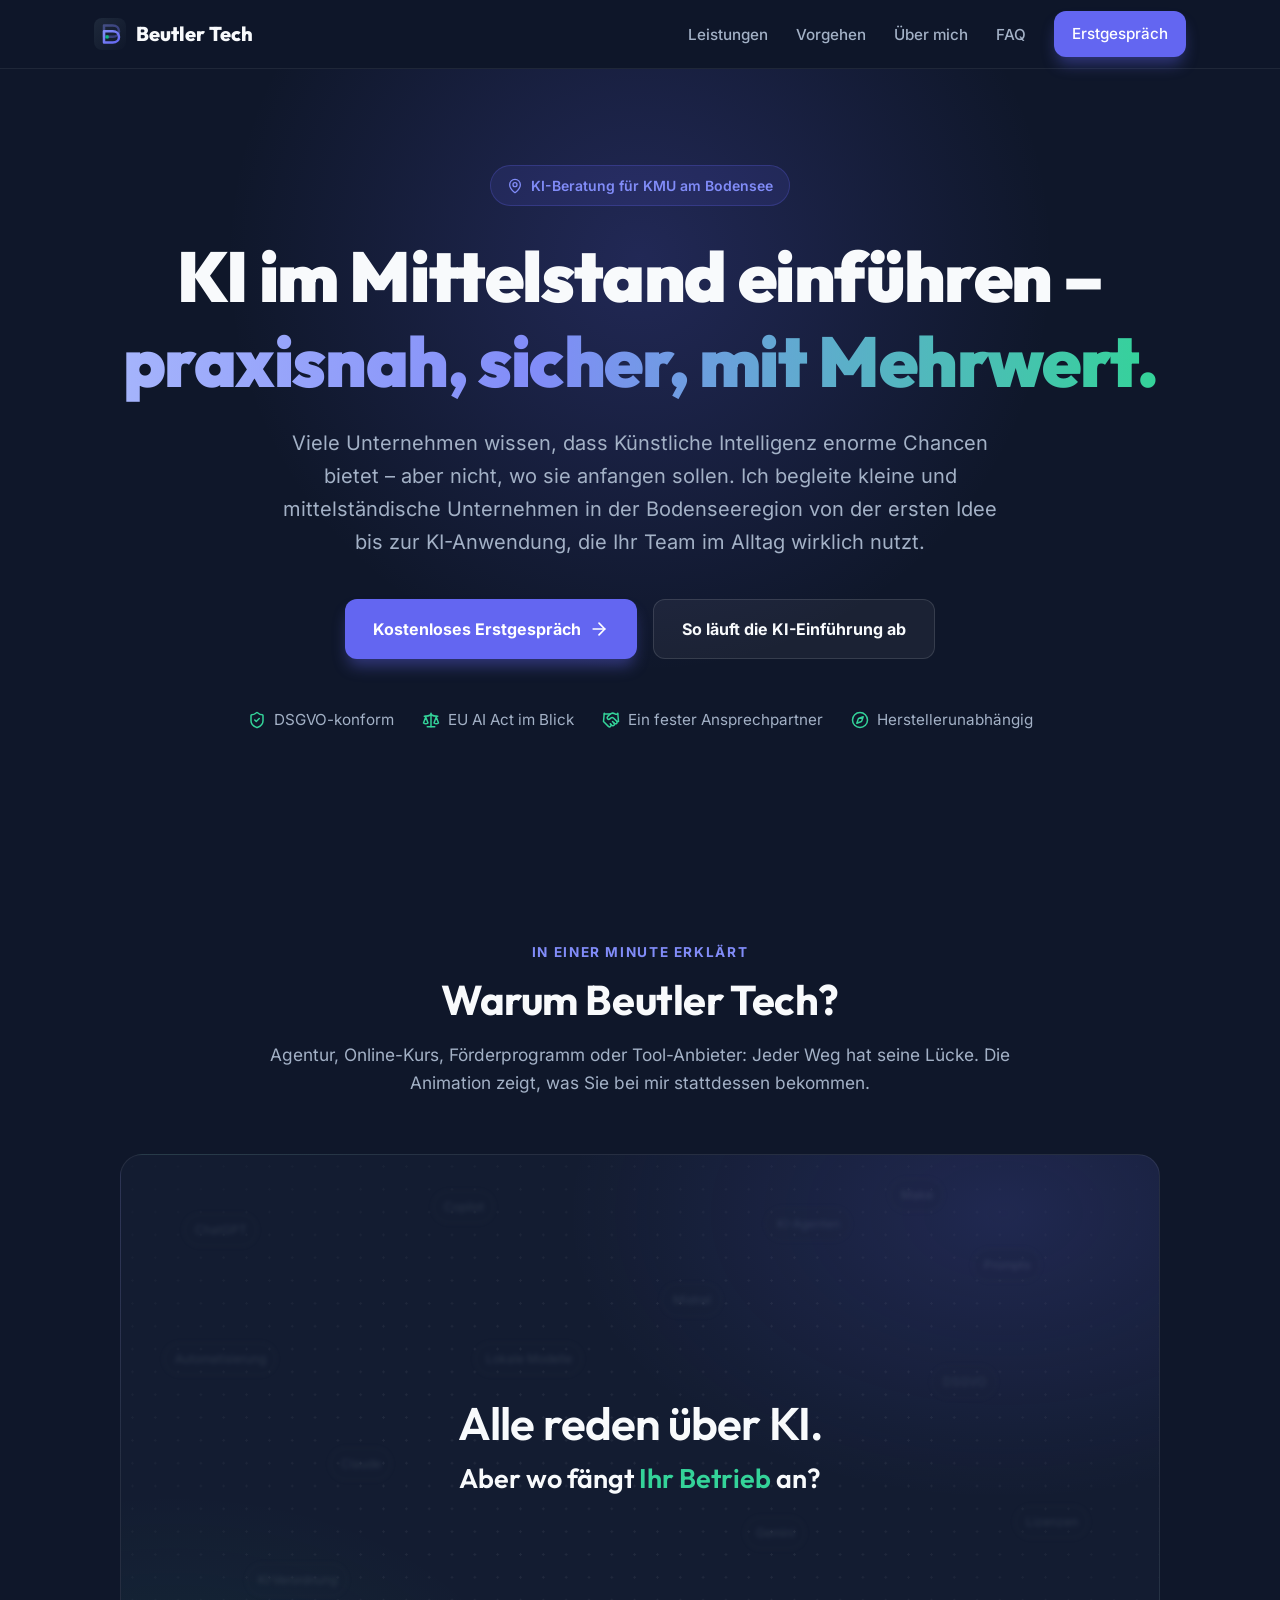
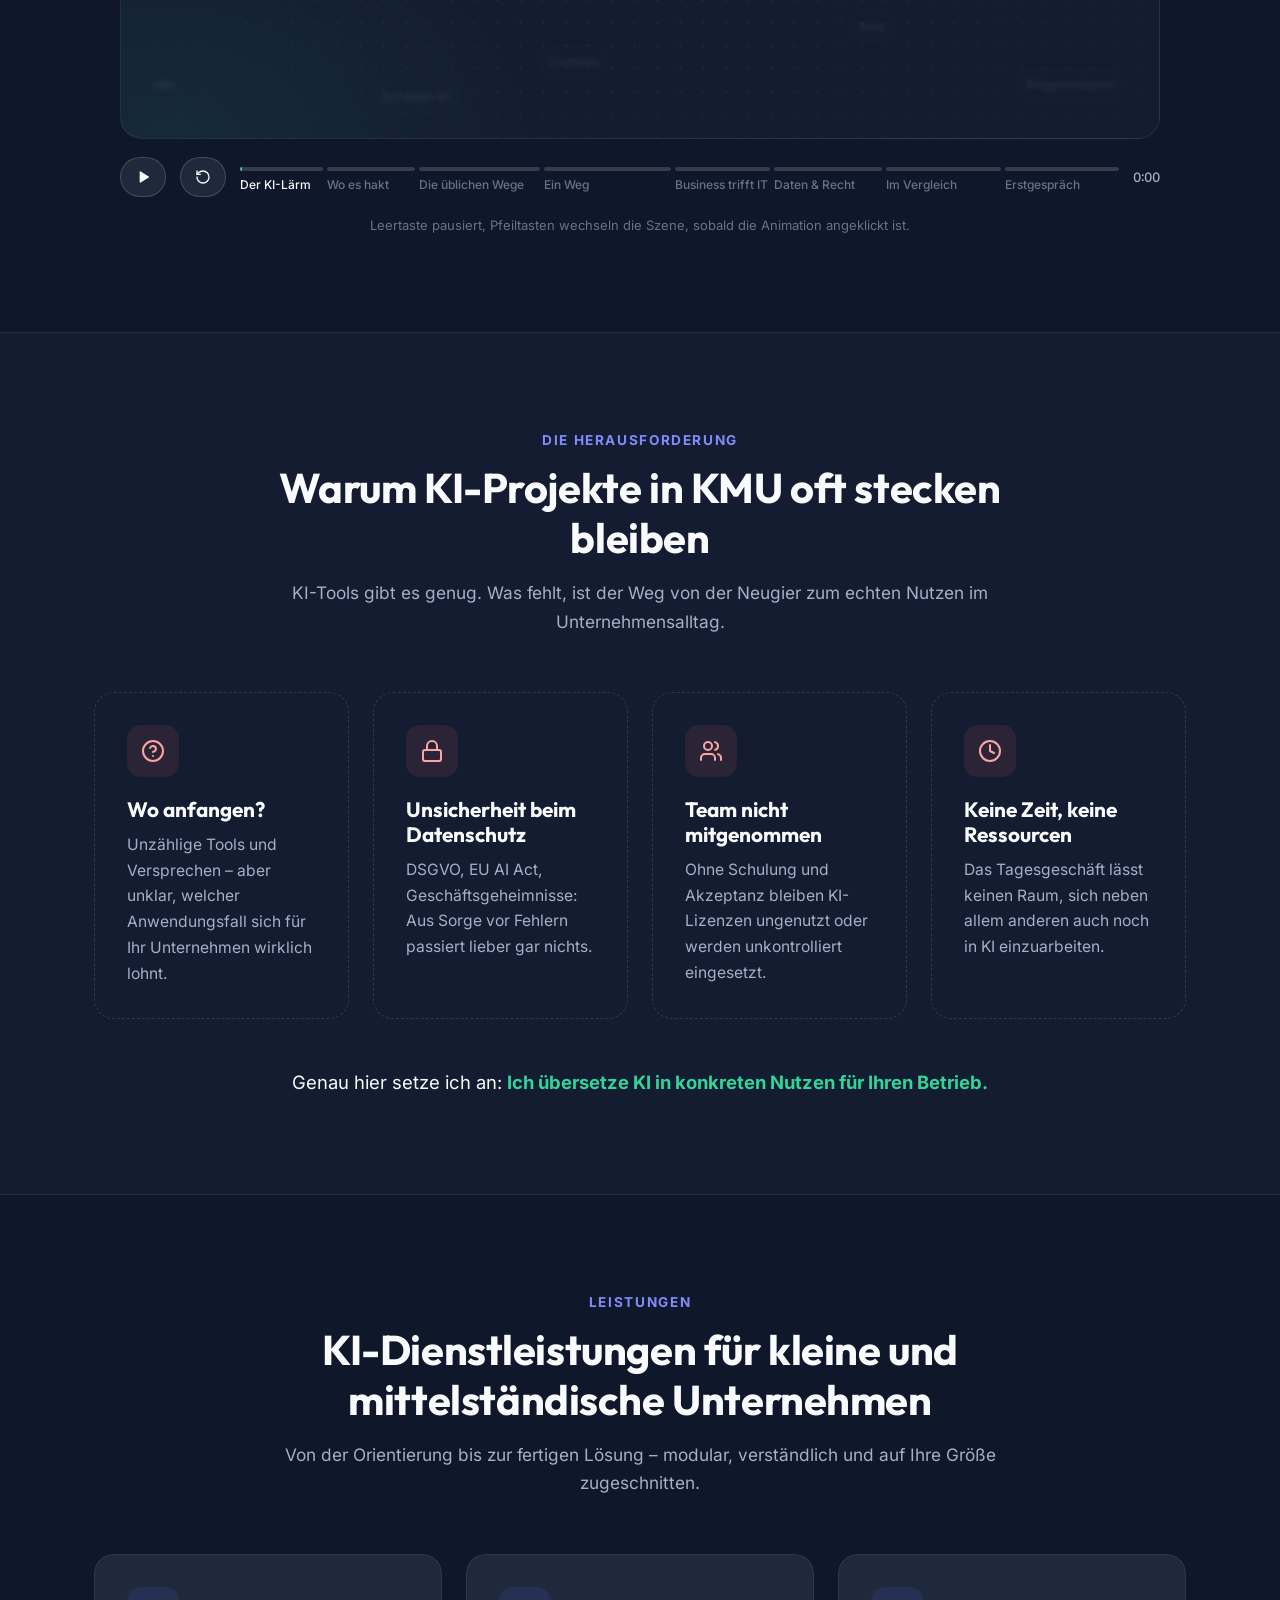
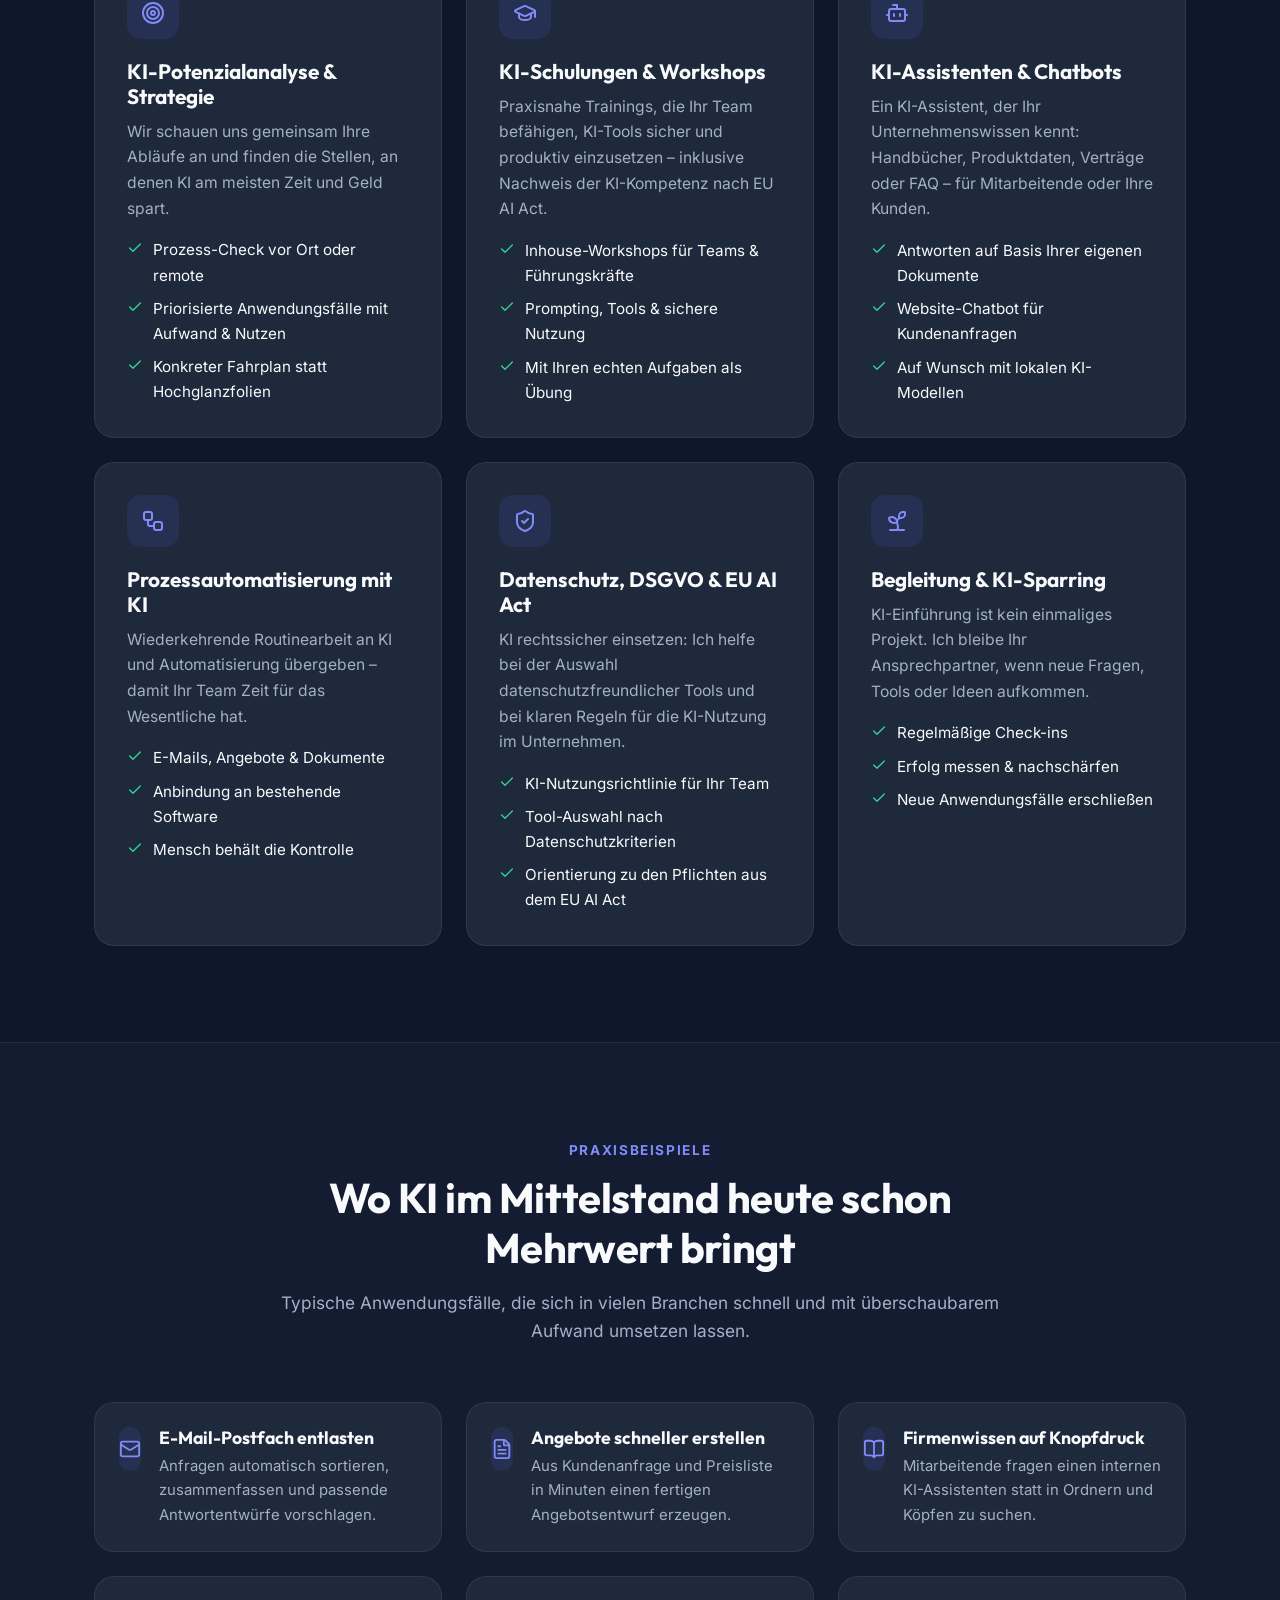
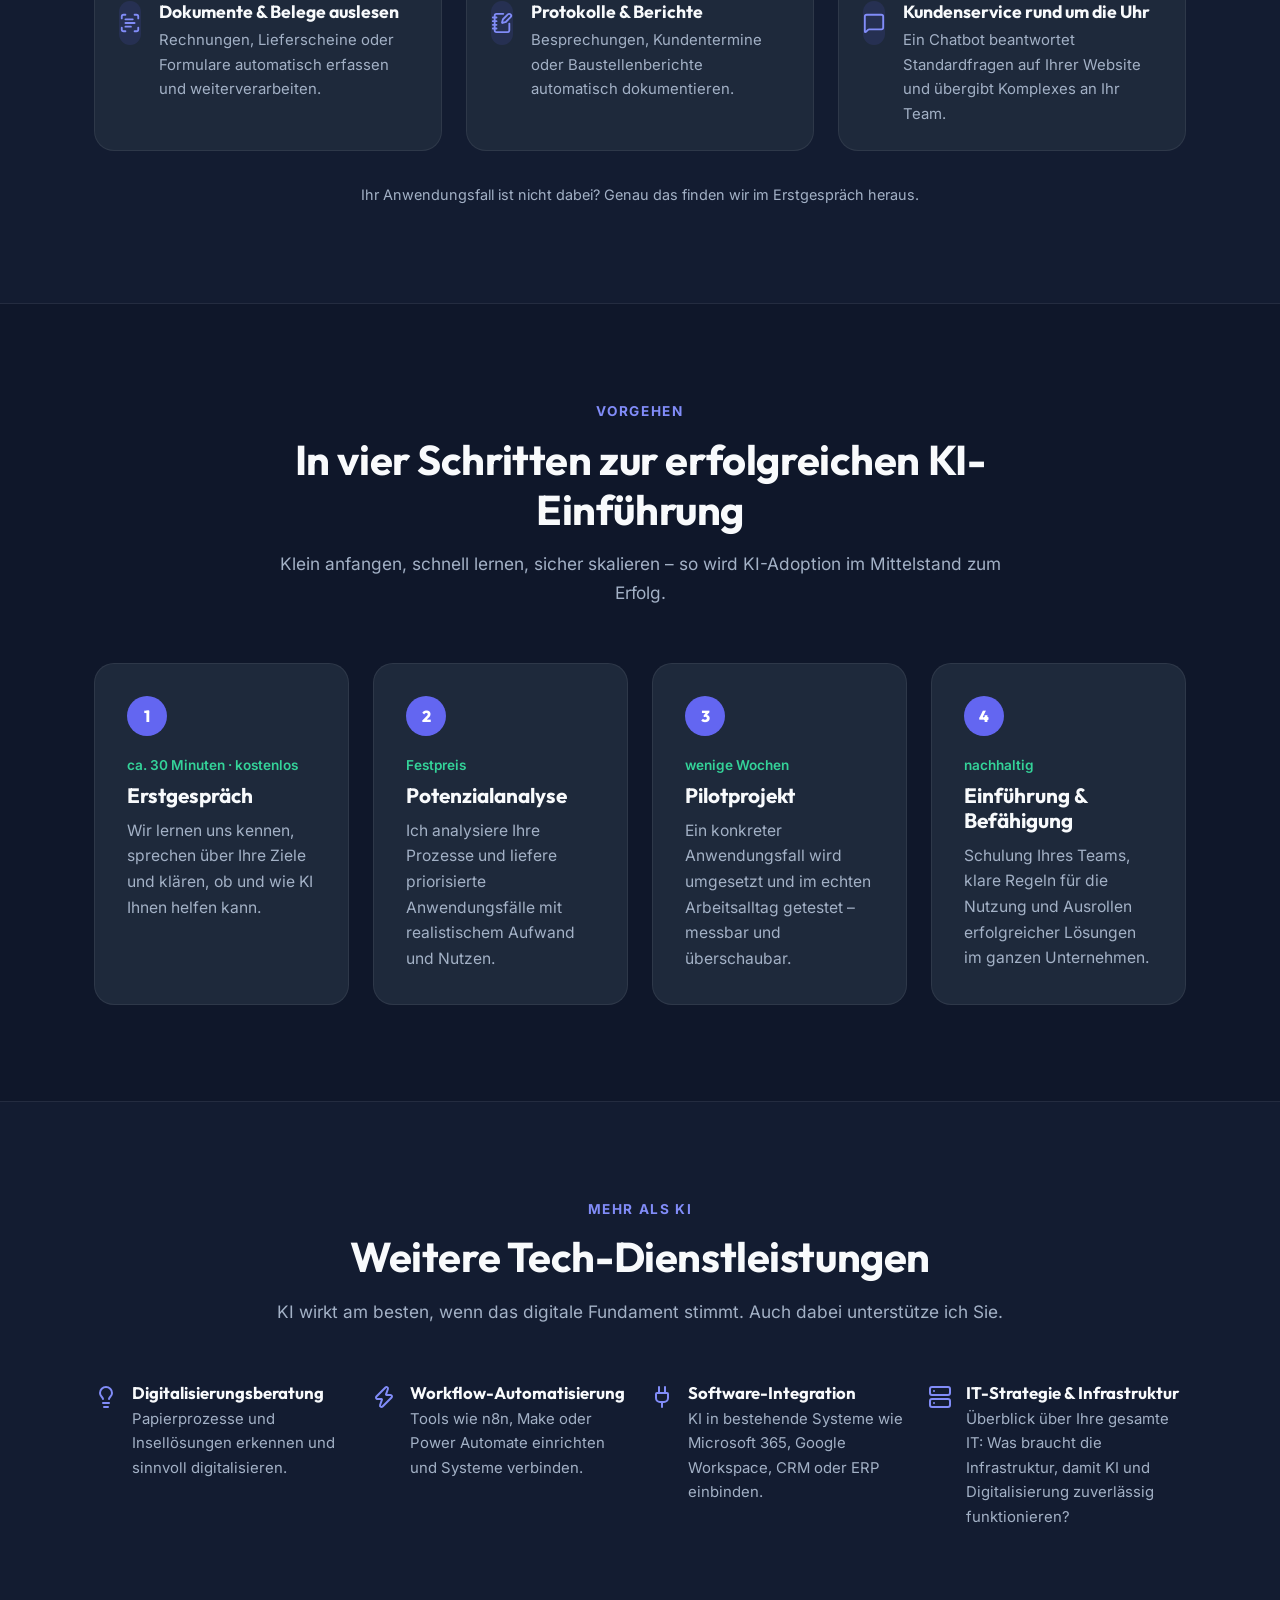
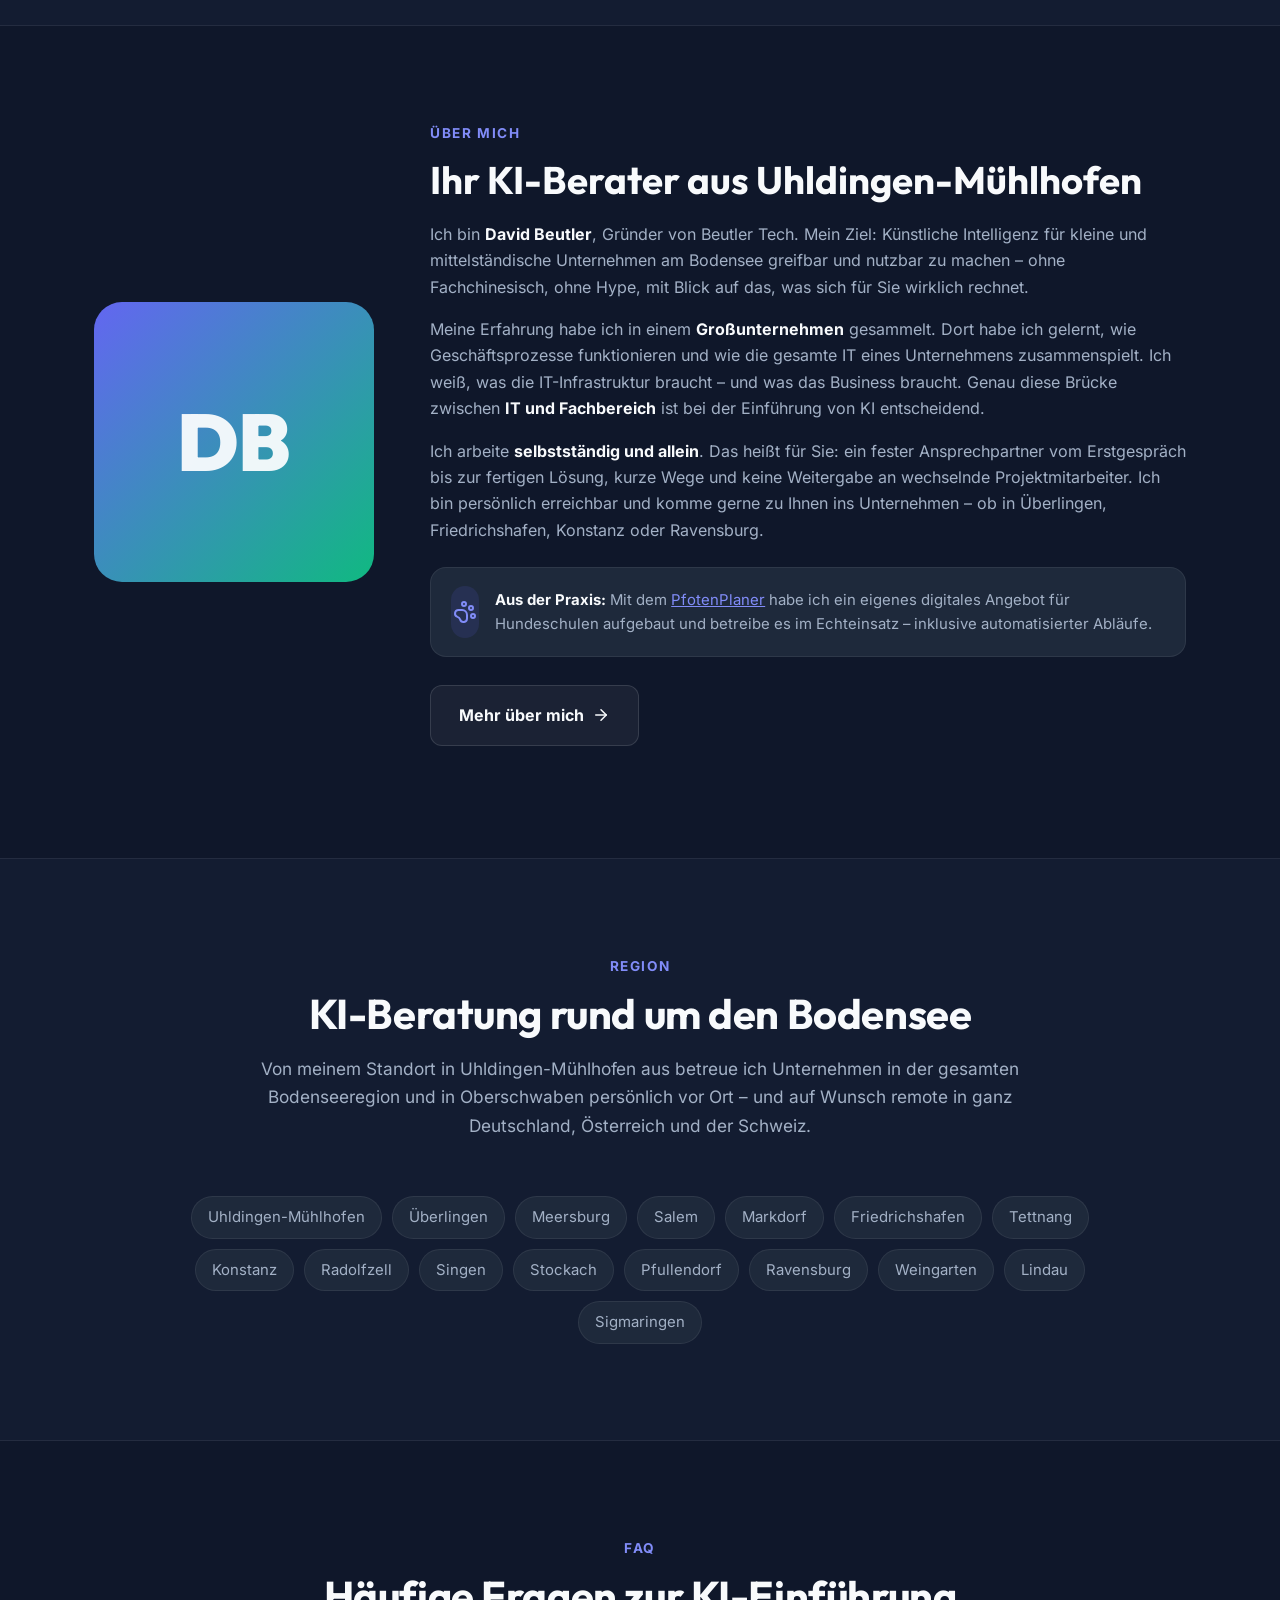
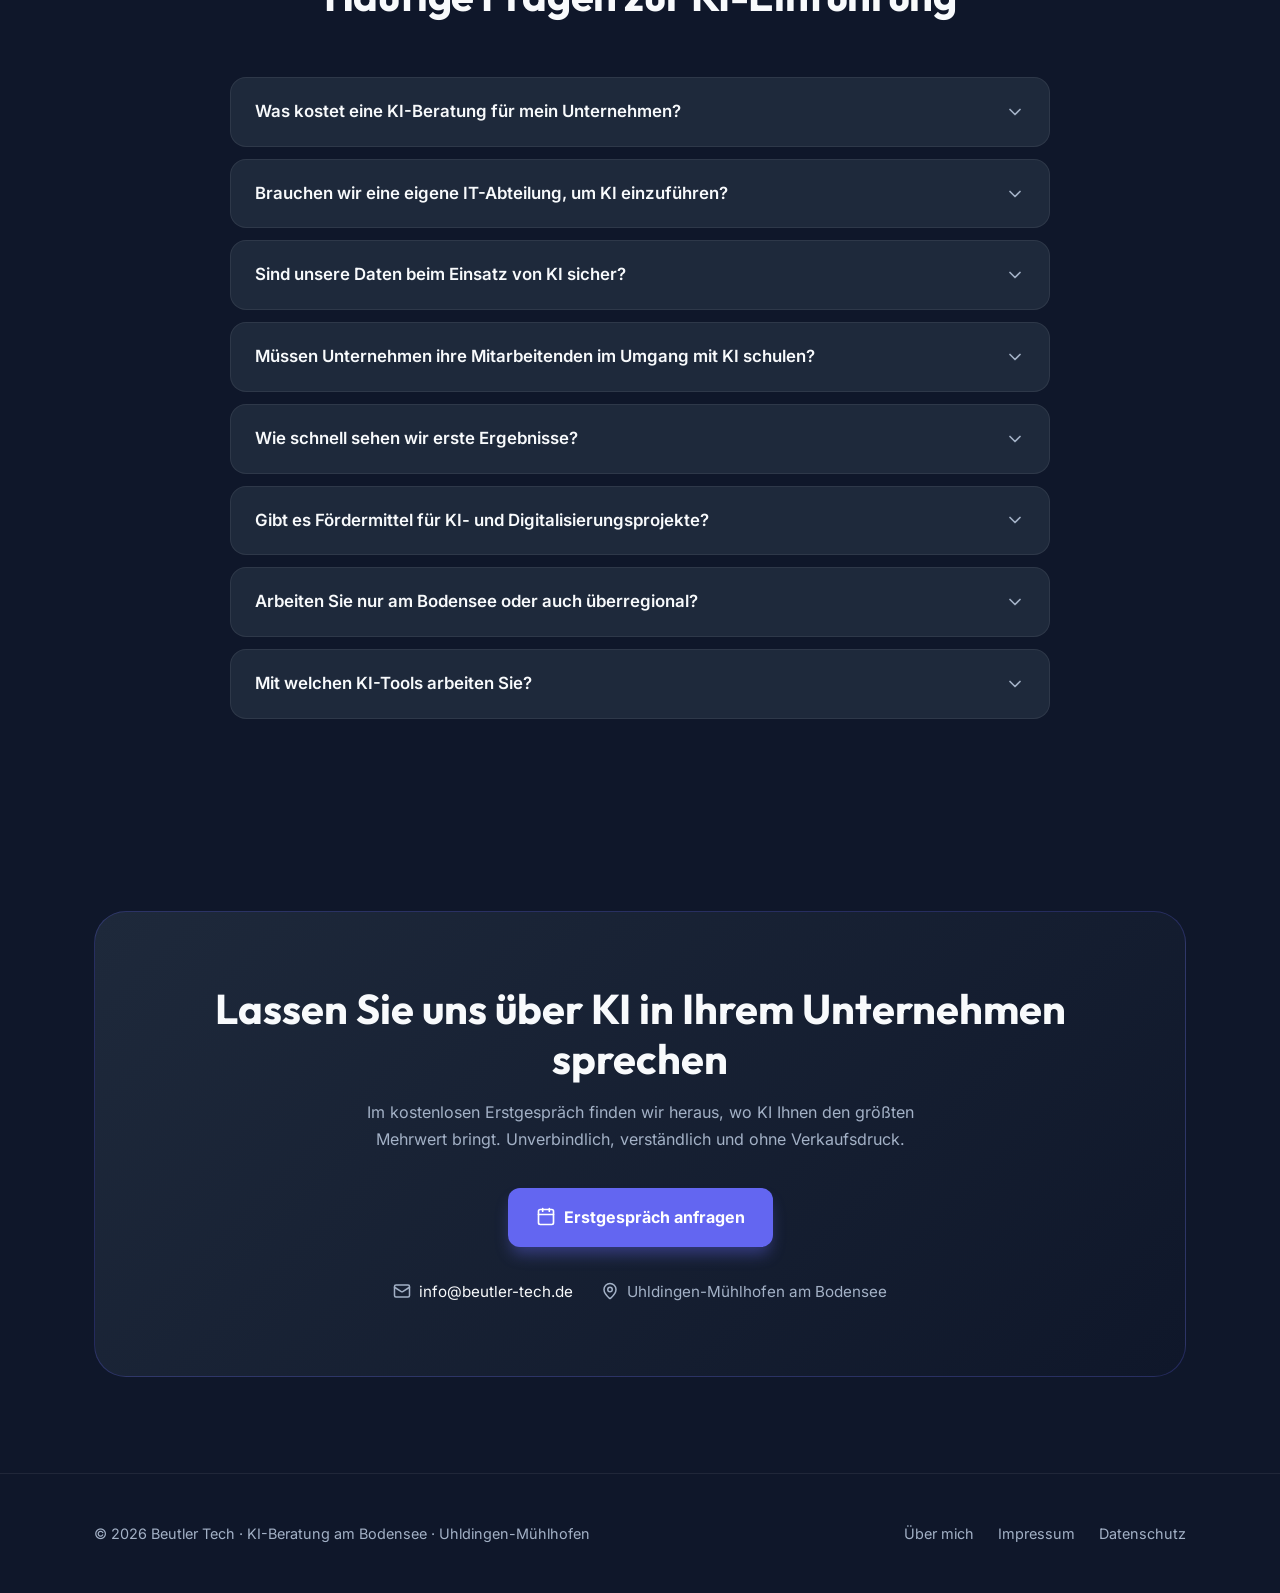
<file: index.html>
<!DOCTYPE html>
<html lang="de">

<head>
    <meta charset="UTF-8">
    <meta name="viewport" content="width=device-width, initial-scale=1.0">
    <title>KI-Beratung am Bodensee für KMU | Beutler Tech</title>
    <meta name="description"
        content="KI-Beratung & KI-Einführung für kleine und mittelständische Unternehmen am Bodensee: Potenzialanalyse, KI-Schulungen nach EU AI Act, KI-Assistenten und Automatisierung – DSGVO-konform, persönlich, aus Uhldingen-Mühlhofen.">
    <meta name="robots" content="index, follow, max-image-preview:large">
    <meta name="author" content="David Beutler">
    <link rel="canonical" href="https://beutler-tech.de/">
    <meta name="theme-color" content="#0f172a">

    <!-- Lokale Region (für regionale Suche) -->
    <meta name="geo.region" content="DE-BW">
    <meta name="geo.placename" content="Uhldingen-Mühlhofen">
    <meta name="geo.position" content="47.7333;9.2500">
    <meta name="ICBM" content="47.7333, 9.2500">

    <!-- Open Graph / Social Media -->
    <meta property="og:type" content="website">
    <meta property="og:locale" content="de_DE">
    <meta property="og:site_name" content="Beutler Tech">
    <meta property="og:url" content="https://beutler-tech.de/">
    <meta property="og:title" content="KI-Beratung am Bodensee für KMU | Beutler Tech">
    <meta property="og:description"
        content="KI im Mittelstand einführen – praxisnah, DSGVO-konform und mit messbarem Nutzen. Persönliche KI-Beratung, Schulungen und Umsetzung rund um den Bodensee.">
    <meta property="og:image" content="https://beutler-tech.de/assets/img/og-image.png">
    <meta property="og:image:width" content="1200">
    <meta property="og:image:height" content="630">
    <meta property="og:image:alt" content="Beutler Tech – KI-Beratung für KMU am Bodensee">
    <meta name="twitter:card" content="summary_large_image">

    <!-- Icons -->
    <link rel="icon" href="favicon.ico" sizes="any">
    <link rel="icon" href="logo-icon.svg" type="image/svg+xml">
    <link rel="apple-touch-icon" href="assets/img/apple-touch-icon.png">

    <link rel="preload" href="assets/fonts/outfit-latin-var.woff2" as="font" type="font/woff2" crossorigin>
    <link rel="preload" href="assets/fonts/inter-latin-var.woff2" as="font" type="font/woff2" crossorigin>
    <link rel="stylesheet" href="assets/css/style.css">
    <script>document.documentElement.classList.add('js');</script>

    <!-- Strukturierte Daten für Suchmaschinen -->
    <script type="application/ld+json">
    {
        "@context": "https://schema.org",
        "@graph": [
            {
                "@type": "ProfessionalService",
                "@id": "https://beutler-tech.de/#business",
                "name": "Beutler Tech",
                "alternateName": "Beutler Tech – KI-Beratung am Bodensee",
                "description": "KI-Beratung, KI-Schulungen und KI-Einführung für kleine und mittelständische Unternehmen in der Bodenseeregion. Potenzialanalyse, KI-Assistenten, Prozessautomatisierung, DSGVO und EU AI Act.",
                "url": "https://beutler-tech.de/",
                "logo": "https://beutler-tech.de/assets/img/apple-touch-icon.png",
                "image": "https://beutler-tech.de/assets/img/og-image.png",
                "email": "info@beutler-tech.de",
                "telephone": "+49 172 2865091",
                "founder": { "@id": "https://beutler-tech.de/#david" },
                "address": {
                    "@type": "PostalAddress",
                    "streetAddress": "Ögarten 2",
                    "addressLocality": "Uhldingen-Mühlhofen",
                    "postalCode": "88690",
                    "addressRegion": "Baden-Württemberg",
                    "addressCountry": "DE"
                },
                "geo": {
                    "@type": "GeoCoordinates",
                    "latitude": 47.7333,
                    "longitude": 9.25
                },
                "areaServed": [
                    { "@type": "AdministrativeArea", "name": "Bodenseekreis" },
                    { "@type": "AdministrativeArea", "name": "Landkreis Konstanz" },
                    { "@type": "AdministrativeArea", "name": "Landkreis Ravensburg" },
                    { "@type": "AdministrativeArea", "name": "Landkreis Sigmaringen" },
                    { "@type": "AdministrativeArea", "name": "Landkreis Lindau (Bodensee)" },
                    { "@type": "City", "name": "Überlingen" },
                    { "@type": "City", "name": "Friedrichshafen" },
                    { "@type": "City", "name": "Konstanz" },
                    { "@type": "City", "name": "Ravensburg" },
                    { "@type": "City", "name": "Lindau" },
                    { "@type": "City", "name": "Meersburg" },
                    { "@type": "City", "name": "Markdorf" },
                    { "@type": "City", "name": "Singen" },
                    { "@type": "City", "name": "Radolfzell" },
                    { "@type": "Country", "name": "Deutschland" }
                ],
                "knowsAbout": [
                    "Künstliche Intelligenz",
                    "Geschäftsprozesse",
                    "IT-Strategie und IT-Infrastruktur",
                    "KI-Beratung",
                    "KI-Einführung im Mittelstand",
                    "Generative KI",
                    "KI-Assistenten und Chatbots",
                    "Prozessautomatisierung",
                    "EU AI Act",
                    "DSGVO",
                    "Digitalisierung"
                ],
                "hasOfferCatalog": {
                    "@type": "OfferCatalog",
                    "name": "KI-Dienstleistungen für KMU",
                    "itemListElement": [
                        { "@type": "Offer", "itemOffered": { "@type": "Service", "name": "KI-Potenzialanalyse und KI-Strategie" } },
                        { "@type": "Offer", "itemOffered": { "@type": "Service", "name": "KI-Schulungen und Workshops (KI-Kompetenz nach EU AI Act)" } },
                        { "@type": "Offer", "itemOffered": { "@type": "Service", "name": "KI-Assistenten und Chatbots auf Basis eigener Unternehmensdaten" } },
                        { "@type": "Offer", "itemOffered": { "@type": "Service", "name": "Prozessautomatisierung mit KI" } },
                        { "@type": "Offer", "itemOffered": { "@type": "Service", "name": "Beratung zu DSGVO und EU AI Act beim KI-Einsatz" } },
                        { "@type": "Offer", "itemOffered": { "@type": "Service", "name": "KI-Begleitung und Change Management" } },
                        { "@type": "Offer", "itemOffered": { "@type": "Service", "name": "IT-Strategie und IT-Infrastruktur-Beratung" } }
                    ]
                }
            },
            {
                "@type": "Person",
                "@id": "https://beutler-tech.de/#david",
                "name": "David Beutler",
                "jobTitle": "Selbstständiger KI-Berater",
                "url": "https://beutler-tech.de/ueber-mich.html",
                "worksFor": { "@id": "https://beutler-tech.de/#business" }
            },
            {
                "@type": "WebSite",
                "@id": "https://beutler-tech.de/#website",
                "url": "https://beutler-tech.de/",
                "name": "Beutler Tech",
                "inLanguage": "de-DE",
                "publisher": { "@id": "https://beutler-tech.de/#business" }
            },
            {
                "@type": "FAQPage",
                "mainEntity": [
                    {
                        "@type": "Question",
                        "name": "Was kostet eine KI-Beratung für mein Unternehmen?",
                        "acceptedAnswer": { "@type": "Answer", "text": "Das Erstgespräch (ca. 30 Minuten) ist kostenlos und unverbindlich. Danach erhalten Sie ein transparentes Festpreisangebot – etwa für eine Potenzialanalyse, einen Workshop oder ein Pilotprojekt. So wissen Sie vorher genau, was Sie erwartet." }
                    },
                    {
                        "@type": "Question",
                        "name": "Brauchen wir eine eigene IT-Abteilung, um KI einzuführen?",
                        "acceptedAnswer": { "@type": "Answer", "text": "Nein. Gerade kleine und mittelständische Unternehmen ohne eigene IT-Abteilung profitieren von einer Begleitung. Ich übernehme die technische Seite und sorge dafür, dass Ihr Team die Lösungen im Alltag sicher nutzen kann." }
                    },
                    {
                        "@type": "Question",
                        "name": "Sind unsere Daten beim Einsatz von KI sicher?",
                        "acceptedAnswer": { "@type": "Answer", "text": "Datenschutz steht bei mir an erster Stelle. Ich setze auf DSGVO-konforme Lösungen, wo möglich mit Datenverarbeitung in der EU oder mit lokal betriebenen KI-Modellen, sodass sensible Daten Ihr Unternehmen nicht verlassen. Vor jedem Projekt klären wir gemeinsam, welche Daten wie verarbeitet werden." }
                    },
                    {
                        "@type": "Question",
                        "name": "Müssen Unternehmen ihre Mitarbeitenden im Umgang mit KI schulen?",
                        "acceptedAnswer": { "@type": "Answer", "text": "Ja. Seit Februar 2025 verpflichtet der EU AI Act (Artikel 4) Unternehmen, die KI-Systeme einsetzen, für ausreichende KI-Kompetenz ihrer Mitarbeitenden zu sorgen. Meine praxisnahen KI-Schulungen helfen Ihnen, diese Anforderung zu erfüllen und KI gleichzeitig produktiv zu nutzen." }
                    },
                    {
                        "@type": "Question",
                        "name": "Wie schnell sehen wir erste Ergebnisse?",
                        "acceptedAnswer": { "@type": "Answer", "text": "Ein erster Pilot für einen konkreten Anwendungsfall ist häufig innerhalb weniger Wochen einsatzbereit. Ich setze bewusst auf kleine, schnelle Erfolge statt auf große Strategiepapiere." }
                    },
                    {
                        "@type": "Question",
                        "name": "Gibt es Fördermittel für KI- und Digitalisierungsprojekte?",
                        "acceptedAnswer": { "@type": "Answer", "text": "Für kleine und mittelständische Unternehmen gibt es immer wieder Förderprogramme von Bund und Land Baden-Württemberg, die Beratung oder Digitalisierungsprojekte bezuschussen können. Welche aktuell passen, prüfen wir gerne gemeinsam im Erstgespräch." }
                    },
                    {
                        "@type": "Question",
                        "name": "Arbeiten Sie nur am Bodensee oder auch überregional?",
                        "acceptedAnswer": { "@type": "Answer", "text": "Mein Schwerpunkt liegt auf der Bodenseeregion – von Überlingen und Friedrichshafen über Konstanz bis Ravensburg und Lindau. Hier komme ich gerne persönlich vorbei. Beratung und Schulungen sind aber auch remote in ganz Deutschland, Österreich und der Schweiz möglich." }
                    },
                    {
                        "@type": "Question",
                        "name": "Mit welchen KI-Tools arbeiten Sie?",
                        "acceptedAnswer": { "@type": "Answer", "text": "Ich arbeite herstellerunabhängig. Je nach Anforderung, Budget und Datenschutzbedarf kommen z. B. ChatGPT, Microsoft Copilot, Claude, Mistral oder lokal betriebene Open-Source-Modelle zum Einsatz. Entscheidend ist, was zu Ihrem Unternehmen passt – nicht, was gerade im Trend liegt." }
                    }
                ]
            }
        ]
    }
    </script>
</head>

<body>
    <a class="skip-link" href="#main">Zum Inhalt springen</a>

    <header class="site-header">
        <nav class="container nav" aria-label="Hauptnavigation">
            <a href="index.html" class="logo" aria-label="Beutler Tech – Startseite">
                <img src="logo-icon.svg" alt="" width="32" height="32">
                Beutler Tech
            </a>
            <button class="nav-toggle" aria-expanded="false" aria-controls="nav-links" aria-label="Menü öffnen">
                <svg width="24" height="24" viewBox="0 0 24 24" fill="none" stroke="currentColor" stroke-width="2" stroke-linecap="round" stroke-linejoin="round" aria-hidden="true"><path d="M4 5h16" /><path d="M4 12h16" /><path d="M4 19h16" /></svg>
            </button>
            <ul class="nav-links" id="nav-links">
                <li><a href="#leistungen">Leistungen</a></li>
                <li><a href="#vorgehen">Vorgehen</a></li>
                <li><a href="ueber-mich.html">Über mich</a></li>
                <li><a href="#faq">FAQ</a></li>
                <li><a href="#kontakt" class="btn btn-primary">Erstgespräch</a></li>
            </ul>
        </nav>
    </header>

    <main id="main">
        <!-- HERO -->
        <section class="hero">
            <div class="container">
                <p class="badge">
                    <svg width="16" height="16" viewBox="0 0 24 24" fill="none" stroke="currentColor" stroke-width="2" stroke-linecap="round" stroke-linejoin="round" aria-hidden="true"><path d="M20 10c0 4.993-5.539 10.193-7.399 11.799a1 1 0 0 1-1.202 0C9.539 20.193 4 14.993 4 10a8 8 0 0 1 16 0" /><circle cx="12" cy="10" r="3" /></svg>
                    KI-Beratung für KMU am Bodensee
                </p>
                <h1>KI im Mittelstand einführen –<br><span class="gradient-text">praxisnah, sicher, mit
                        Mehrwert.</span></h1>
                <p class="lead">Viele Unternehmen wissen, dass Künstliche Intelligenz enorme Chancen bietet – aber
                    nicht, wo sie anfangen sollen. Ich begleite kleine und mittelständische Unternehmen in der
                    Bodenseeregion von der ersten Idee bis zur KI-Anwendung, die Ihr Team im Alltag wirklich nutzt.</p>
                <div class="cta-group">
                    <a href="#kontakt" class="btn btn-primary">
                        Kostenloses Erstgespräch
                        <svg width="20" height="20" viewBox="0 0 24 24" fill="none" stroke="currentColor" stroke-width="2" stroke-linecap="round" stroke-linejoin="round" aria-hidden="true"><path d="M5 12h14" /><path d="m12 5 7 7-7 7" /></svg>
                    </a>
                    <a href="#vorgehen" class="btn btn-outline">So läuft die KI-Einführung ab</a>
                </div>
                <ul class="trust-row">
                    <li><svg width="18" height="18" viewBox="0 0 24 24" fill="none" stroke="currentColor" stroke-width="2" stroke-linecap="round" stroke-linejoin="round" aria-hidden="true"><path d="M20 13c0 5-3.5 7.5-7.66 8.95a1 1 0 0 1-.67-.01C7.5 20.5 4 18 4 13V6a1 1 0 0 1 1-1c2 0 4.5-1.2 6.24-2.72a1.17 1.17 0 0 1 1.52 0C14.51 3.81 17 5 19 5a1 1 0 0 1 1 1z" /><path d="m9 12 2 2 4-4" /></svg> DSGVO-konform</li>
                    <li><svg width="18" height="18" viewBox="0 0 24 24" fill="none" stroke="currentColor" stroke-width="2" stroke-linecap="round" stroke-linejoin="round" aria-hidden="true"><path d="M12 3v18" /><path d="m19 8 3 8a5 5 0 0 1-6 0zV7" /><path d="M3 7h1a17 17 0 0 0 8-2 17 17 0 0 0 8 2h1" /><path d="m5 8 3 8a5 5 0 0 1-6 0zV7" /><path d="M7 21h10" /></svg> EU AI Act im Blick</li>
                    <li><svg width="18" height="18" viewBox="0 0 24 24" fill="none" stroke="currentColor" stroke-width="2" stroke-linecap="round" stroke-linejoin="round" aria-hidden="true"><path d="m11 17 2 2a1 1 0 1 0 3-3" /><path d="m14 14 2.5 2.5a1 1 0 1 0 3-3l-3.88-3.88a3 3 0 0 0-4.24 0l-.88.88a1 1 0 1 1-3-3l2.81-2.81a5.79 5.79 0 0 1 7.06-.87l.47.28a2 2 0 0 0 1.42.25L21 4" /><path d="m21 3 1 11h-2" /><path d="M3 3 2 14l6.5 6.5a1 1 0 1 0 3-3" /><path d="M3 4h8" /></svg> Ein fester Ansprechpartner</li>
                    <li><svg width="18" height="18" viewBox="0 0 24 24" fill="none" stroke="currentColor" stroke-width="2" stroke-linecap="round" stroke-linejoin="round" aria-hidden="true"><circle cx="12" cy="12" r="10" /><path d="m16.24 7.76-1.804 5.411a2 2 0 0 1-1.265 1.265L7.76 16.24l1.804-5.411a2 2 0 0 1 1.265-1.265z" /></svg> Herstellerunabhängig</li>
                </ul>
            </div>
        </section>

        <!-- ANIMATION: WARUM BEUTLER TECH -->
        <section class="section" id="warum" aria-labelledby="warum-title">
            <div class="container">
                <div class="section-title">
                    <span class="eyebrow">In einer Minute erklärt</span>
                    <h2 id="warum-title">Warum Beutler Tech?</h2>
                    <p>Agentur, Online-Kurs, Förderprogramm oder Tool-Anbieter: Jeder Weg hat seine Lücke. Die
                        Animation zeigt, was Sie bei mir stattdessen bekommen.</p>
                </div>
                <div class="why-anim" id="warum-anim">
                    <template shadowrootmode="open">
                        <link rel="stylesheet" href="assets/css/animation.css">
                        <div class="wrap">
                          <div class="stage" id="stage" tabindex="0" role="region" aria-label="Animation: Warum Beutler Tech" aria-roledescription="Animation">

                            <!-- S1 -->
                            <section class="scene on" data-dur="6.5" data-label="Der KI-Lärm" aria-label="Szene 1">
                              <div class="noise" id="noise" aria-hidden="true"></div>
                              <div class="s1-text">
                                <p class="h1 a">Alle reden über KI.</p>
                                <p class="h2 a s1-q">Aber wo fängt <span class="hl">Ihr Betrieb</span> an?</p>
                              </div>
                            </section>

                            <!-- S2 -->
                            <section class="scene" data-dur="7" data-label="Wo es hakt" aria-label="Szene 2">
                              <p class="kick a">Die Herausforderung</p>
                              <p class="h1 a" style="--d:.15s">Warum KI im Mittelstand oft stecken bleibt</p>
                              <div class="grid2">
                                <div class="block a" style="--d:.9s"><svg viewBox="0 0 24 24" fill="none" stroke="currentColor" stroke-width="2" stroke-linecap="round" stroke-linejoin="round"><circle cx="12" cy="12" r="10"/><path d="M9.1 9a3 3 0 0 1 5.8 1c0 2-3 3-3 3"/><path d="M12 17h.01"/></svg><div><b>Wo anfangen?</b><p class="s">Unzählige Tools, unklar, was sich wirklich lohnt.</p></div></div>
                                <div class="block a" style="--d:1.3s"><svg viewBox="0 0 24 24" fill="none" stroke="currentColor" stroke-width="2" stroke-linecap="round" stroke-linejoin="round"><path d="M20 13c0 5-3.5 7.5-7.66 8.95a1 1 0 0 1-.67-.01C7.5 20.5 4 18 4 13V6a1 1 0 0 1 1-1c2 0 4.5-1.2 6.24-2.72a1.17 1.17 0 0 1 1.52 0C14.51 3.81 17 5 19 5a1 1 0 0 1 1 1z"/><path d="M12 8v4"/><path d="M12 16h.01"/></svg><div><b>Unsicher beim Datenschutz</b><p class="s">DSGVO, KI-Verordnung, Geschäftsgeheimnisse.</p></div></div>
                                <div class="block a" style="--d:1.7s"><svg viewBox="0 0 24 24" fill="none" stroke="currentColor" stroke-width="2" stroke-linecap="round" stroke-linejoin="round"><path d="M16 21v-2a4 4 0 0 0-4-4H6a4 4 0 0 0-4 4v2"/><circle cx="9" cy="7" r="4"/><path d="m17 8 5 5"/><path d="m22 8-5 5"/></svg><div><b>Team nicht mitgenommen</b><p class="s">Lizenzen bleiben ungenutzt oder werden wild genutzt.</p></div></div>
                                <div class="block a" style="--d:2.1s"><svg viewBox="0 0 24 24" fill="none" stroke="currentColor" stroke-width="2" stroke-linecap="round" stroke-linejoin="round"><circle cx="12" cy="12" r="10"/><path d="M12 6v6l4 2"/></svg><div><b>Keine Zeit</b><p class="s">Das Tagesgeschäft lässt keinen Raum dafür.</p></div></div>
                              </div>
                              <p class="s2-end a" style="--d:4s">Genau hier setze ich an.</p>
                            </section>

                            <!-- S3 -->
                            <section class="scene" data-dur="9.5" data-label="Die üblichen Wege" aria-label="Szene 3">
                              <p class="kick a">Die üblichen Wege</p>
                              <p class="h1 a" style="--d:.15s">Gute Angebote gibt es viele. Jedes lässt eine Lücke.</p>
                              <div class="routes">
                                <div class="route a" style="--d:.9s; --g:3.4s">
                                  <span class="name">KI-Agentur</span>
                                  <span class="s plus">Viel Know-how, große Teams</span>
                                  <span class="gapline"><i>–</i> Wechselnde Gesichter, Projekte im Konzernformat</span>
                                </div>
                                <div class="route a" style="--d:1.2s; --g:4s">
                                  <span class="name">Online-Kurs</span>
                                  <span class="s plus">Schnell ein Zertifikat</span>
                                  <span class="gapline"><i>–</i> Ohne Ihre echten Abläufe und Daten</span>
                                </div>
                                <div class="route a" style="--d:1.5s; --g:4.6s">
                                  <span class="name">Förderprogramm &amp; Kammer</span>
                                  <span class="s plus">Kostenlose Orientierung</span>
                                  <span class="gapline"><i>–</i> Die Umsetzung bleibt bei Ihnen</span>
                                </div>
                                <div class="route a" style="--d:1.8s; --g:5.2s">
                                  <span class="name">Tool-Anbieter</span>
                                  <span class="s plus">Fertige Produkte</span>
                                  <span class="gapline"><i>–</i> Empfohlen wird das eigene</span>
                                </div>
                              </div>
                            </section>

                            <!-- S4 -->
                            <section class="scene" data-dur="10" data-label="Ein Weg" aria-label="Szene 4">
                              <p class="kick a">So arbeite ich</p>
                              <p class="h1 a" style="--d:.15s">Ein Weg. <span class="hl">Ein Ansprechpartner.</span></p>
                              <div class="path">
                                <div class="track"><div class="fill anim"></div></div>
                                <div class="runner anim" aria-hidden="true"></div>
                                <div class="step a" style="--d:.6s; --l:1.4s"><span class="node anim">1</span><span class="meta">30 Min · kostenlos</span><span class="name">Erstgespräch</span></div>
                                <div class="step a" style="--d:.8s; --l:3.2s"><span class="node anim">2</span><span class="meta">Festpreis</span><span class="name">Potenzialanalyse</span></div>
                                <div class="step a" style="--d:1s; --l:5s"><span class="node anim">3</span><span class="meta">wenige Wochen</span><span class="name">Pilotprojekt</span></div>
                                <div class="step a" style="--d:1.2s; --l:6.8s"><span class="node anim">4</span><span class="meta">nachhaltig</span><span class="name">Einführung &amp; Schulung</span></div>
                              </div>
                              <div class="s4-foot a" style="--d:7.2s"><span class="face">DB</span><span>Vom ersten Gespräch bis zum Alltag sprechen Sie immer mit mir. Keine Übergaben.</span></div>
                            </section>

                            <!-- S5 -->
                            <section class="scene" data-dur="7.5" data-label="Business trifft IT" aria-label="Szene 5">
                              <p class="kick a">Business und IT zusammengedacht</p>
                              <p class="h1 a" style="--d:.15s">Ich spreche beide Sprachen.</p>
                              <div class="bridge">
                                <div class="side a" style="--anim:left; --d:.6s">
                                  <span class="name">Ihr Fachbereich</span>
                                  <div class="tags"><span class="tag">Angebote</span><span class="tag">E-Mail-Postfach</span><span class="tag">Firmenwissen</span><span class="tag">Belege</span></div>
                                </div>
                                <div class="span a" style="--anim:fade; --d:1.2s">
                                  <svg viewBox="0 0 120 40" aria-hidden="true"><path class="anim" d="M4 30 C 34 2, 86 2, 116 30" fill="none" stroke="#34d399" stroke-width="3" stroke-linecap="round"/><circle cx="60" cy="9" r="5" fill="#34d399"/></svg>
                                  <span class="s">Konzernerfahrung, übersetzt auf Ihre Betriebsgröße</span>
                                </div>
                                <div class="side it a" style="--d:.9s">
                                  <span class="name">Ihre IT</span>
                                  <div class="tags"><span class="tag">Microsoft 365</span><span class="tag">ERP &amp; CRM</span><span class="tag">Infrastruktur</span><span class="tag">Berechtigungen</span></div>
                                </div>
                              </div>
                            </section>

                            <!-- S6 -->
                            <section class="scene" data-dur="8.5" data-label="Daten &amp; Recht" aria-label="Szene 6">
                              <div class="s6">
                                <div class="vault a" style="--anim:pop; --d:.3s" aria-hidden="true">
                                  <div class="ring"></div><div class="ring r2"></div>
                                  <div class="orbit anim">
                                    <span class="anim" style="--r:0deg">ChatGPT</span>
                                    <span class="anim" style="--r:72deg">Copilot</span>
                                    <span class="anim" style="--r:144deg">Claude</span>
                                    <span class="anim" style="--r:216deg">Mistral</span>
                                    <span class="anim" style="--r:288deg">Open Source</span>
                                  </div>
                                  <div class="core"><svg viewBox="0 0 24 24" fill="none" stroke="currentColor" stroke-width="2" stroke-linecap="round" stroke-linejoin="round"><rect x="3" y="11" width="18" height="11" rx="2"/><path d="M7 11V7a5 5 0 0 1 10 0v4"/></svg></div>
                                </div>
                                <div class="list">
                                  <p class="kick flush a">Datenschutz zuerst</p>
                                  <div class="li a" style="--d:.8s"><svg viewBox="0 0 24 24" fill="none" stroke="currentColor" stroke-width="2.4" stroke-linecap="round" stroke-linejoin="round"><path d="M20 6 9 17l-5-5"/></svg><div><b>Ihre Daten bleiben bei Ihnen</b><p class="s">EU-Verarbeitung oder lokal betriebene Modelle</p></div></div>
                                  <div class="li a" style="--d:1.3s"><svg viewBox="0 0 24 24" fill="none" stroke="currentColor" stroke-width="2.4" stroke-linecap="round" stroke-linejoin="round"><path d="M20 6 9 17l-5-5"/></svg><div><b>Herstellerunabhängig</b><p class="s">Empfohlen wird, was zu Ihnen passt</p></div></div>
                                  <div class="li a" style="--d:1.8s"><svg viewBox="0 0 24 24" fill="none" stroke="currentColor" stroke-width="2.4" stroke-linecap="round" stroke-linejoin="round"><path d="M20 6 9 17l-5-5"/></svg><div><b>Klare Regeln fürs Team</b><p class="s">KI-Nutzungsrichtlinie statt Schatten-KI</p></div></div>
                                  <div class="date a" style="--d:3s">
                                    <span class="day">02.12.2026</span>
                                    <span class="s" style="color:var(--text)">Ab dann gelten die Kennzeichnungspflichten nach Art. 50 KI-Verordnung. Wir klären vorher, was davon Sie betrifft.</span>
                                  </div>
                                </div>
                              </div>
                            </section>

                            <!-- S7 -->
                            <section class="scene" data-dur="9" data-label="Im Vergleich" aria-label="Szene 7">
                              <p class="kick a">Im Vergleich</p>
                              <p class="h2 a" style="--d:.15s">Was Sie typischerweise bekommen</p>
                              <div class="matrix" id="matrix" role="table" aria-label="Vergleich typischer Angebote"></div>
                              <div class="legend a" style="--anim:fade; --d:.6s">
                                <span><i class="dot f"></i> ja</span><span><i class="dot h"></i> teilweise</span><span><i class="dot n"></i> meist nicht</span>
                                <span>Vereinfachte Einordnung typischer Angebote, keine Bewertung einzelner Anbieter.</span>
                              </div>
                            </section>

                            <!-- S8 -->
                            <section class="scene" data-dur="9" data-label="Erstgespräch" aria-label="Szene 8">
                              <div class="s8">
                                <div>
                                  <div class="brand a">
                                    <svg viewBox="0 0 512 512" aria-hidden="true"><defs><linearGradient id="lg" x1="0" y1="0" x2="1" y2="1"><stop offset="0" stop-color="#818cf8"/><stop offset="1" stop-color="#6366f1"/></linearGradient></defs><rect width="512" height="512" rx="128" fill="#1e293b"/><path d="M160 120H300C360 120 400 160 400 210C400 260 360 300 300 300H160V120Z" fill="none" stroke="url(#lg)" stroke-width="40" stroke-linecap="round" stroke-linejoin="round" opacity=".4"/><path d="M160 212H300C360 212 400 252 400 302C400 352 360 392 300 392H160V212Z" fill="none" stroke="url(#lg)" stroke-width="40" stroke-linecap="round" stroke-linejoin="round"/><circle cx="210" cy="302" r="25" fill="#34d399"/></svg>
                                    <span>Beutler Tech</span>
                                  </div>
                                  <p class="h1 a" style="--d:.3s">KI, die Ihr Team <span class="hl">wirklich nutzt.</span></p>
                                  <a class="cta a" href="#kontakt" style="--anim:pop; --d:1.4s">Kostenloses Erstgespräch · ca. 30 Minuten</a>
                                  <p class="contact a" style="--d:2s">beutler-tech.de · info@beutler-tech.de</p>
                                </div>
                                <div class="lake a" style="--anim:fade; --d:.4s" aria-hidden="true">
                                  <svg viewBox="0 0 400 230">
                                    <path class="anim" pathLength="900" d="M351.6 190.8C350.7 187.4 344.1 178.0 340.3 174.0C336.5 170.0 334.3 169.7 329.0 166.7C323.7 163.7 314.6 158.9 308.3 156.1C302.0 153.3 297.0 152.5 291.3 149.9C285.6 147.3 279.7 145.7 274.3 140.4C268.9 135.1 263.6 123.3 259.2 118.0C254.8 112.7 254.2 111.0 247.9 108.5C241.6 106.0 229.1 104.4 221.5 102.9C213.9 101.4 208.3 101.0 202.6 99.5C196.9 98.0 192.5 96.3 187.5 93.9C182.5 91.5 177.1 88.2 172.4 85.0C167.7 81.8 162.6 78.5 159.2 74.9C155.8 71.4 156.1 68.8 151.7 63.7C147.3 58.7 138.8 49.6 132.8 44.6C126.8 39.6 120.9 37.4 115.9 34.0C110.9 30.6 107.4 27.8 102.7 24.5C98.0 21.2 91.6 15.3 87.6 14.4C83.6 13.5 79.5 16.8 78.9 18.9C78.3 20.9 80.5 23.9 83.8 26.7C87.1 29.5 93.9 32.2 98.9 35.7C103.9 39.2 109.0 43.8 114.0 48.0C119.0 52.2 124.7 56.4 129.1 60.9C133.5 65.4 137.3 71.3 140.4 74.9C143.5 78.5 146.2 79.7 147.9 82.7C149.6 85.7 150.0 90.0 150.6 92.8C151.2 95.6 152.8 97.6 151.7 99.5C150.6 101.4 146.5 103.4 144.2 104.0C141.9 104.6 138.8 102.4 137.7 102.9C136.6 103.4 136.3 105.5 137.7 106.8C139.1 108.1 143.0 108.9 146.0 110.7C149.0 112.5 151.1 114.3 155.5 117.4C159.9 120.5 166.4 125.1 172.4 129.2C178.4 133.3 184.7 137.7 191.3 142.1C197.9 146.5 206.4 150.5 212.1 155.5C217.8 160.5 221.5 167.4 225.3 172.3C229.1 177.2 230.9 180.9 234.7 185.2C238.5 189.5 243.8 194.6 247.9 198.1C252.0 201.6 254.8 205.0 259.2 205.9C263.6 206.8 269.6 205.0 274.3 203.7C279.0 202.4 283.7 200.2 287.5 198.1C291.3 195.9 293.4 192.6 296.9 190.8C300.4 189.0 304.5 187.4 308.3 187.4C312.1 187.4 316.8 189.6 319.6 190.8C322.4 192.0 322.7 193.7 325.2 194.7C327.7 195.7 331.2 197.0 334.7 197.0C338.2 197.0 343.2 195.7 346.0 194.7C348.8 193.7 352.6 194.2 351.6 190.8Z" fill="rgba(99,102,241,0.10)" stroke="#818cf8" stroke-width="1.6" stroke-linejoin="round"/>
                                    <path class="anim" pathLength="900" d="M135.5 100.1C133.2 100.6 125.4 100.0 121.5 99.5C117.6 99.0 115.5 97.7 112.1 97.3C108.6 96.9 105.2 96.9 100.8 97.3C96.4 97.7 90.1 99.1 85.7 99.5C81.3 99.9 78.5 98.9 74.4 99.5C70.3 100.1 65.6 101.4 61.2 102.9C56.8 104.4 52.4 107.4 48.0 108.5C43.6 109.6 38.8 109.9 34.7 109.6C30.6 109.3 26.1 107.7 23.4 106.8C20.7 105.9 17.9 104.9 18.5 104.0C19.1 103.1 23.6 101.8 27.2 101.2C30.8 100.6 36.0 101.1 40.4 100.6C44.8 100.1 49.2 99.7 53.6 98.4C58.0 97.1 63.2 95.0 66.8 92.8C70.4 90.6 74.8 87.4 75.1 85.0C75.4 82.6 72.0 80.3 68.7 78.2C65.4 76.1 59.3 74.5 55.5 72.6C51.7 70.7 46.7 69.0 46.1 67.0C45.5 65.0 48.6 61.9 51.7 60.3C54.8 58.7 60.5 57.8 64.9 57.5C69.3 57.2 73.7 57.2 78.1 58.6C82.5 60.0 87.2 63.5 91.3 65.9C95.4 68.3 99.2 71.1 102.7 73.2C106.2 75.3 109.0 76.7 112.1 78.8C115.2 80.9 119.0 83.8 121.5 86.1C124.0 88.4 124.9 91.0 127.2 92.8C129.5 94.6 134.1 95.5 135.5 96.7C136.9 97.9 137.8 99.6 135.5 100.1Z" fill="rgba(99,102,241,0.10)" stroke="#818cf8" stroke-width="1.6" stroke-linejoin="round"/>
                                    <path class="anim isle" pathLength="900" d="M83.8 83.3C83.5 81.7 86.9 79.3 89.4 78.8C91.9 78.3 96.2 79.5 98.9 80.5C101.6 81.5 105.0 83.7 105.3 85.0C105.6 86.3 103.1 87.8 100.8 88.3C98.5 88.8 94.1 89.1 91.3 88.3C88.5 87.5 84.1 84.9 83.8 83.3Z" stroke="#818cf8" stroke-width="1.2" stroke-linejoin="round"/>
                                    <circle cx="136.6" cy="104.0" r="2" fill="#64748b"/><text class="tw" x="131.6" y="118.0" text-anchor="end">Konstanz</text><circle cx="251.7" cy="108.5" r="2" fill="#64748b"/><text class="tw" x="253.7" y="101.5" text-anchor="start">Friedrichshafen</text><circle cx="329.0" cy="166.7" r="2" fill="#64748b"/><text class="tw" x="334.0" y="161.7" text-anchor="start">Lindau</text>
                                    <circle class="pulse anim" cx="156.6" cy="69.3" r="5" fill="#34d399"/>
                                    <circle class="pin" cx="156.6" cy="69.3" r="5" fill="#34d399"/>
                                    <text class="home" x="166.6" y="63.3">Uhldingen-Mühlhofen</text>
                                    <text x="14" y="216">Bodensee · vor Ort oder remote in DACH</text>
                                  </svg>
                                </div>
                              </div>
                            </section>
                          </div>

                          <div class="controls" hidden>
                            <button class="btn" id="play" type="button" aria-label="Pause"><svg viewBox="0 0 24 24" fill="currentColor"><rect x="6" y="4" width="4" height="16" rx="1"/><rect x="14" y="4" width="4" height="16" rx="1"/></svg></button>
                            <button class="btn" id="replay" type="button" aria-label="Von vorn"><svg viewBox="0 0 24 24" fill="none" stroke="currentColor" stroke-width="2" stroke-linecap="round" stroke-linejoin="round"><path d="M3 12a9 9 0 1 0 9-9 9.75 9.75 0 0 0-6.74 2.74L3 8"/><path d="M3 3v5h5"/></svg></button>
                            <div class="chapters" id="chapters"></div>
                            <span class="time" id="time">0:00</span>
                          </div>
                          <p class="hint" hidden>Leertaste pausiert, Pfeiltasten wechseln die Szene, sobald die Animation angeklickt ist.</p>
                        </div>
                    </template>
                </div>
            </div>
        </section>

        <!-- PROBLEM -->
        <section class="section section-alt" aria-labelledby="problem-title">
            <div class="container">
                <div class="section-title">
                    <span class="eyebrow">Die Herausforderung</span>
                    <h2 id="problem-title">Warum KI-Projekte in KMU oft stecken bleiben</h2>
                    <p>KI-Tools gibt es genug. Was fehlt, ist der Weg von der Neugier zum echten Nutzen im
                        Unternehmensalltag.</p>
                </div>
                <div class="grid grid-4">
                    <div class="card problem-card reveal">
                        <div class="card-icon"><svg width="24" height="24" viewBox="0 0 24 24" fill="none" stroke="currentColor" stroke-width="2" stroke-linecap="round" stroke-linejoin="round" aria-hidden="true"><circle cx="12" cy="12" r="10" /><path d="M9.09 9a3 3 0 0 1 5.83 1c0 2-3 3-3 3" /><path d="M12 17h.01" /></svg></div>
                        <h3>Wo anfangen?</h3>
                        <p>Unzählige Tools und Versprechen – aber unklar, welcher Anwendungsfall sich für Ihr
                            Unternehmen wirklich lohnt.</p>
                    </div>
                    <div class="card problem-card reveal">
                        <div class="card-icon"><svg width="24" height="24" viewBox="0 0 24 24" fill="none" stroke="currentColor" stroke-width="2" stroke-linecap="round" stroke-linejoin="round" aria-hidden="true"><rect width="18" height="11" x="3" y="11" rx="2" ry="2" /><path d="M7 11V7a5 5 0 0 1 10 0v4" /></svg></div>
                        <h3>Unsicherheit beim Datenschutz</h3>
                        <p>DSGVO, EU AI Act, Geschäftsgeheimnisse: Aus Sorge vor Fehlern passiert lieber gar nichts.
                        </p>
                    </div>
                    <div class="card problem-card reveal">
                        <div class="card-icon"><svg width="24" height="24" viewBox="0 0 24 24" fill="none" stroke="currentColor" stroke-width="2" stroke-linecap="round" stroke-linejoin="round" aria-hidden="true"><path d="M16 21v-2a4 4 0 0 0-4-4H6a4 4 0 0 0-4 4v2" /><path d="M16 3.128a4 4 0 0 1 0 7.744" /><path d="M22 21v-2a4 4 0 0 0-3-3.87" /><circle cx="9" cy="7" r="4" /></svg></div>
                        <h3>Team nicht mitgenommen</h3>
                        <p>Ohne Schulung und Akzeptanz bleiben KI-Lizenzen ungenutzt oder werden unkontrolliert
                            eingesetzt.</p>
                    </div>
                    <div class="card problem-card reveal">
                        <div class="card-icon"><svg width="24" height="24" viewBox="0 0 24 24" fill="none" stroke="currentColor" stroke-width="2" stroke-linecap="round" stroke-linejoin="round" aria-hidden="true"><circle cx="12" cy="12" r="10" /><path d="M12 6v6l4 2" /></svg></div>
                        <h3>Keine Zeit, keine Ressourcen</h3>
                        <p>Das Tagesgeschäft lässt keinen Raum, sich neben allem anderen auch noch in KI
                            einzuarbeiten.</p>
                    </div>
                </div>
                <p class="bridge">Genau hier setze ich an: <strong>Ich übersetze KI in konkreten Nutzen für Ihren
                        Betrieb.</strong></p>
            </div>
        </section>

        <!-- LEISTUNGEN -->
        <section class="section" id="leistungen" aria-labelledby="leistungen-title">
            <div class="container">
                <div class="section-title">
                    <span class="eyebrow">Leistungen</span>
                    <h2 id="leistungen-title">KI-Dienstleistungen für kleine und mittelständische Unternehmen</h2>
                    <p>Von der Orientierung bis zur fertigen Lösung – modular, verständlich und auf Ihre Größe
                        zugeschnitten.</p>
                </div>
                <div class="grid">
                    <article class="card reveal">
                        <div class="card-icon"><svg width="24" height="24" viewBox="0 0 24 24" fill="none" stroke="currentColor" stroke-width="2" stroke-linecap="round" stroke-linejoin="round" aria-hidden="true"><circle cx="12" cy="12" r="10" /><circle cx="12" cy="12" r="6" /><circle cx="12" cy="12" r="2" /></svg></div>
                        <h3>KI-Potenzialanalyse &amp; Strategie</h3>
                        <p>Wir schauen uns gemeinsam Ihre Abläufe an und finden die Stellen, an denen KI am meisten
                            Zeit und Geld spart.</p>
                        <ul>
                            <li><svg width="16" height="16" viewBox="0 0 24 24" fill="none" stroke="currentColor" stroke-width="2" stroke-linecap="round" stroke-linejoin="round" aria-hidden="true"><path d="M20 6 9 17l-5-5" /></svg> Prozess-Check vor Ort oder remote</li>
                            <li><svg width="16" height="16" viewBox="0 0 24 24" fill="none" stroke="currentColor" stroke-width="2" stroke-linecap="round" stroke-linejoin="round" aria-hidden="true"><path d="M20 6 9 17l-5-5" /></svg> Priorisierte Anwendungsfälle mit Aufwand &amp; Nutzen</li>
                            <li><svg width="16" height="16" viewBox="0 0 24 24" fill="none" stroke="currentColor" stroke-width="2" stroke-linecap="round" stroke-linejoin="round" aria-hidden="true"><path d="M20 6 9 17l-5-5" /></svg> Konkreter Fahrplan statt Hochglanzfolien</li>
                        </ul>
                    </article>
                    <article class="card reveal">
                        <div class="card-icon"><svg width="24" height="24" viewBox="0 0 24 24" fill="none" stroke="currentColor" stroke-width="2" stroke-linecap="round" stroke-linejoin="round" aria-hidden="true"><path d="M21.42 10.922a1 1 0 0 0-.019-1.838L12.83 5.18a2 2 0 0 0-1.66 0L2.6 9.08a1 1 0 0 0 0 1.832l8.57 3.908a2 2 0 0 0 1.66 0z" /><path d="M22 10v6" /><path d="M6 12.5V16a6 3 0 0 0 12 0v-3.5" /></svg></div>
                        <h3>KI-Schulungen &amp; Workshops</h3>
                        <p>Praxisnahe Trainings, die Ihr Team befähigen, KI-Tools sicher und produktiv einzusetzen –
                            inklusive Nachweis der KI-Kompetenz nach EU AI Act.</p>
                        <ul>
                            <li><svg width="16" height="16" viewBox="0 0 24 24" fill="none" stroke="currentColor" stroke-width="2" stroke-linecap="round" stroke-linejoin="round" aria-hidden="true"><path d="M20 6 9 17l-5-5" /></svg> Inhouse-Workshops für Teams &amp; Führungskräfte</li>
                            <li><svg width="16" height="16" viewBox="0 0 24 24" fill="none" stroke="currentColor" stroke-width="2" stroke-linecap="round" stroke-linejoin="round" aria-hidden="true"><path d="M20 6 9 17l-5-5" /></svg> Prompting, Tools &amp; sichere Nutzung</li>
                            <li><svg width="16" height="16" viewBox="0 0 24 24" fill="none" stroke="currentColor" stroke-width="2" stroke-linecap="round" stroke-linejoin="round" aria-hidden="true"><path d="M20 6 9 17l-5-5" /></svg> Mit Ihren echten Aufgaben als Übung</li>
                        </ul>
                    </article>
                    <article class="card reveal">
                        <div class="card-icon"><svg width="24" height="24" viewBox="0 0 24 24" fill="none" stroke="currentColor" stroke-width="2" stroke-linecap="round" stroke-linejoin="round" aria-hidden="true"><path d="M12 8V4H8" /><rect width="16" height="12" x="4" y="8" rx="2" /><path d="M2 14h2" /><path d="M20 14h2" /><path d="M15 13v2" /><path d="M9 13v2" /></svg></div>
                        <h3>KI-Assistenten &amp; Chatbots</h3>
                        <p>Ein KI-Assistent, der Ihr Unternehmenswissen kennt: Handbücher, Produktdaten, Verträge oder
                            FAQ – für Mitarbeitende oder Ihre Kunden.</p>
                        <ul>
                            <li><svg width="16" height="16" viewBox="0 0 24 24" fill="none" stroke="currentColor" stroke-width="2" stroke-linecap="round" stroke-linejoin="round" aria-hidden="true"><path d="M20 6 9 17l-5-5" /></svg> Antworten auf Basis Ihrer eigenen Dokumente</li>
                            <li><svg width="16" height="16" viewBox="0 0 24 24" fill="none" stroke="currentColor" stroke-width="2" stroke-linecap="round" stroke-linejoin="round" aria-hidden="true"><path d="M20 6 9 17l-5-5" /></svg> Website-Chatbot für Kundenanfragen</li>
                            <li><svg width="16" height="16" viewBox="0 0 24 24" fill="none" stroke="currentColor" stroke-width="2" stroke-linecap="round" stroke-linejoin="round" aria-hidden="true"><path d="M20 6 9 17l-5-5" /></svg> Auf Wunsch mit lokalen KI-Modellen</li>
                        </ul>
                    </article>
                    <article class="card reveal">
                        <div class="card-icon"><svg width="24" height="24" viewBox="0 0 24 24" fill="none" stroke="currentColor" stroke-width="2" stroke-linecap="round" stroke-linejoin="round" aria-hidden="true"><rect width="8" height="8" x="3" y="3" rx="2" /><path d="M7 11v4a2 2 0 0 0 2 2h4" /><rect width="8" height="8" x="13" y="13" rx="2" /></svg></div>
                        <h3>Prozessautomatisierung mit KI</h3>
                        <p>Wiederkehrende Routinearbeit an KI und Automatisierung übergeben – damit Ihr Team Zeit für das
                            Wesentliche hat.</p>
                        <ul>
                            <li><svg width="16" height="16" viewBox="0 0 24 24" fill="none" stroke="currentColor" stroke-width="2" stroke-linecap="round" stroke-linejoin="round" aria-hidden="true"><path d="M20 6 9 17l-5-5" /></svg> E-Mails, Angebote &amp; Dokumente</li>
                            <li><svg width="16" height="16" viewBox="0 0 24 24" fill="none" stroke="currentColor" stroke-width="2" stroke-linecap="round" stroke-linejoin="round" aria-hidden="true"><path d="M20 6 9 17l-5-5" /></svg> Anbindung an bestehende Software</li>
                            <li><svg width="16" height="16" viewBox="0 0 24 24" fill="none" stroke="currentColor" stroke-width="2" stroke-linecap="round" stroke-linejoin="round" aria-hidden="true"><path d="M20 6 9 17l-5-5" /></svg> Mensch behält die Kontrolle</li>
                        </ul>
                    </article>
                    <article class="card reveal">
                        <div class="card-icon"><svg width="24" height="24" viewBox="0 0 24 24" fill="none" stroke="currentColor" stroke-width="2" stroke-linecap="round" stroke-linejoin="round" aria-hidden="true"><path d="M20 13c0 5-3.5 7.5-7.66 8.95a1 1 0 0 1-.67-.01C7.5 20.5 4 18 4 13V6a1 1 0 0 1 1-1c2 0 4.5-1.2 6.24-2.72a1.17 1.17 0 0 1 1.52 0C14.51 3.81 17 5 19 5a1 1 0 0 1 1 1z" /><path d="m9 12 2 2 4-4" /></svg></div>
                        <h3>Datenschutz, DSGVO &amp; EU AI Act</h3>
                        <p>KI rechtssicher einsetzen: Ich helfe bei der Auswahl datenschutzfreundlicher Tools und bei
                            klaren Regeln für die KI-Nutzung im Unternehmen.</p>
                        <ul>
                            <li><svg width="16" height="16" viewBox="0 0 24 24" fill="none" stroke="currentColor" stroke-width="2" stroke-linecap="round" stroke-linejoin="round" aria-hidden="true"><path d="M20 6 9 17l-5-5" /></svg> KI-Nutzungsrichtlinie für Ihr Team</li>
                            <li><svg width="16" height="16" viewBox="0 0 24 24" fill="none" stroke="currentColor" stroke-width="2" stroke-linecap="round" stroke-linejoin="round" aria-hidden="true"><path d="M20 6 9 17l-5-5" /></svg> Tool-Auswahl nach Datenschutzkriterien</li>
                            <li><svg width="16" height="16" viewBox="0 0 24 24" fill="none" stroke="currentColor" stroke-width="2" stroke-linecap="round" stroke-linejoin="round" aria-hidden="true"><path d="M20 6 9 17l-5-5" /></svg> Orientierung zu den Pflichten aus dem EU AI Act</li>
                        </ul>
                    </article>
                    <article class="card reveal">
                        <div class="card-icon"><svg width="24" height="24" viewBox="0 0 24 24" fill="none" stroke="currentColor" stroke-width="2" stroke-linecap="round" stroke-linejoin="round" aria-hidden="true"><path d="M14 9.536V7a4 4 0 0 1 4-4h1.5a.5.5 0 0 1 .5.5V5a4 4 0 0 1-4 4 4 4 0 0 0-4 4c0 2 1 3 1 5a5 5 0 0 1-1 3" /><path d="M4 9a5 5 0 0 1 8 4 5 5 0 0 1-8-4" /><path d="M5 21h14" /></svg></div>
                        <h3>Begleitung &amp; KI-Sparring</h3>
                        <p>KI-Einführung ist kein einmaliges Projekt. Ich bleibe Ihr Ansprechpartner, wenn neue Fragen,
                            Tools oder Ideen aufkommen.</p>
                        <ul>
                            <li><svg width="16" height="16" viewBox="0 0 24 24" fill="none" stroke="currentColor" stroke-width="2" stroke-linecap="round" stroke-linejoin="round" aria-hidden="true"><path d="M20 6 9 17l-5-5" /></svg> Regelmäßige Check-ins</li>
                            <li><svg width="16" height="16" viewBox="0 0 24 24" fill="none" stroke="currentColor" stroke-width="2" stroke-linecap="round" stroke-linejoin="round" aria-hidden="true"><path d="M20 6 9 17l-5-5" /></svg> Erfolg messen &amp; nachschärfen</li>
                            <li><svg width="16" height="16" viewBox="0 0 24 24" fill="none" stroke="currentColor" stroke-width="2" stroke-linecap="round" stroke-linejoin="round" aria-hidden="true"><path d="M20 6 9 17l-5-5" /></svg> Neue Anwendungsfälle erschließen</li>
                        </ul>
                    </article>
                </div>
            </div>
        </section>

        <!-- ANWENDUNGSBEISPIELE -->
        <section class="section section-alt" aria-labelledby="beispiele-title">
            <div class="container">
                <div class="section-title">
                    <span class="eyebrow">Praxisbeispiele</span>
                    <h2 id="beispiele-title">Wo KI im Mittelstand heute schon Mehrwert bringt</h2>
                    <p>Typische Anwendungsfälle, die sich in vielen Branchen schnell und mit überschaubarem Aufwand
                        umsetzen lassen.</p>
                </div>
                <div class="grid">
                    <div class="card usecase reveal">
                        <div class="card-icon"><svg width="22" height="22" viewBox="0 0 24 24" fill="none" stroke="currentColor" stroke-width="2" stroke-linecap="round" stroke-linejoin="round" aria-hidden="true"><path d="m22 7-8.991 5.727a2 2 0 0 1-2.009 0L2 7" /><rect x="2" y="4" width="20" height="16" rx="2" /></svg></div>
                        <div>
                            <h3>E-Mail-Postfach entlasten</h3>
                            <p>Anfragen automatisch sortieren, zusammenfassen und passende Antwortentwürfe vorschlagen.
                            </p>
                        </div>
                    </div>
                    <div class="card usecase reveal">
                        <div class="card-icon"><svg width="22" height="22" viewBox="0 0 24 24" fill="none" stroke="currentColor" stroke-width="2" stroke-linecap="round" stroke-linejoin="round" aria-hidden="true"><path d="M6 22a2 2 0 0 1-2-2V4a2 2 0 0 1 2-2h8a2.4 2.4 0 0 1 1.704.706l3.588 3.588A2.4 2.4 0 0 1 20 8v12a2 2 0 0 1-2 2z" /><path d="M14 2v5a1 1 0 0 0 1 1h5" /><path d="M10 9H8" /><path d="M16 13H8" /><path d="M16 17H8" /></svg></div>
                        <div>
                            <h3>Angebote schneller erstellen</h3>
                            <p>Aus Kundenanfrage und Preisliste in Minuten einen fertigen Angebotsentwurf erzeugen.</p>
                        </div>
                    </div>
                    <div class="card usecase reveal">
                        <div class="card-icon"><svg width="22" height="22" viewBox="0 0 24 24" fill="none" stroke="currentColor" stroke-width="2" stroke-linecap="round" stroke-linejoin="round" aria-hidden="true"><path d="M12 5v16" /><path d="M20.001 19A2 2 0 0022 17V5a2 2 0 00-1.999-2L16 3.002A5 5 0 0012 5a5 5 0 00-4-2H4a2 2 0 00-2 2v12a2 2 0 001.999 2H8a5 5 0 014 2 5 5 0 014-2z" /></svg></div>
                        <div>
                            <h3>Firmenwissen auf Knopfdruck</h3>
                            <p>Mitarbeitende fragen einen internen KI-Assistenten statt in Ordnern und Köpfen zu
                                suchen.</p>
                        </div>
                    </div>
                    <div class="card usecase reveal">
                        <div class="card-icon"><svg width="22" height="22" viewBox="0 0 24 24" fill="none" stroke="currentColor" stroke-width="2" stroke-linecap="round" stroke-linejoin="round" aria-hidden="true"><path d="M3 7V5a2 2 0 0 1 2-2h2" /><path d="M17 3h2a2 2 0 0 1 2 2v2" /><path d="M21 17v2a2 2 0 0 1-2 2h-2" /><path d="M7 21H5a2 2 0 0 1-2-2v-2" /><path d="M7 8h8" /><path d="M7 12h10" /><path d="M7 16h6" /></svg></div>
                        <div>
                            <h3>Dokumente &amp; Belege auslesen</h3>
                            <p>Rechnungen, Lieferscheine oder Formulare automatisch erfassen und weiterverarbeiten.</p>
                        </div>
                    </div>
                    <div class="card usecase reveal">
                        <div class="card-icon"><svg width="22" height="22" viewBox="0 0 24 24" fill="none" stroke="currentColor" stroke-width="2" stroke-linecap="round" stroke-linejoin="round" aria-hidden="true"><path d="M13.4 2H6a2 2 0 0 0-2 2v16a2 2 0 0 0 2 2h12a2 2 0 0 0 2-2v-7.4" /><path d="M2 6h4" /><path d="M2 10h4" /><path d="M2 14h4" /><path d="M2 18h4" /><path d="M21.378 5.626a1 1 0 1 0-3.004-3.004l-5.01 5.012a2 2 0 0 0-.506.854l-.837 2.87a.5.5 0 0 0 .62.62l2.87-.837a2 2 0 0 0 .854-.506z" /></svg></div>
                        <div>
                            <h3>Protokolle &amp; Berichte</h3>
                            <p>Besprechungen, Kundentermine oder Baustellenberichte automatisch dokumentieren.</p>
                        </div>
                    </div>
                    <div class="card usecase reveal">
                        <div class="card-icon"><svg width="22" height="22" viewBox="0 0 24 24" fill="none" stroke="currentColor" stroke-width="2" stroke-linecap="round" stroke-linejoin="round" aria-hidden="true"><path d="M22 17a2 2 0 0 1-2 2H6.828a2 2 0 0 0-1.414.586l-2.202 2.202A.71.71 0 0 1 2 21.286V5a2 2 0 0 1 2-2h16a2 2 0 0 1 2 2z" /></svg></div>
                        <div>
                            <h3>Kundenservice rund um die Uhr</h3>
                            <p>Ein Chatbot beantwortet Standardfragen auf Ihrer Website und übergibt Komplexes an Ihr
                                Team.</p>
                        </div>
                    </div>
                </div>
                <p class="note">Ihr Anwendungsfall ist nicht dabei? Genau das finden wir im Erstgespräch heraus.</p>
            </div>
        </section>

        <!-- VORGEHEN -->
        <section class="section" id="vorgehen" aria-labelledby="vorgehen-title">
            <div class="container">
                <div class="section-title">
                    <span class="eyebrow">Vorgehen</span>
                    <h2 id="vorgehen-title">In vier Schritten zur erfolgreichen KI-Einführung</h2>
                    <p>Klein anfangen, schnell lernen, sicher skalieren – so wird KI-Adoption im Mittelstand zum Erfolg.
                    </p>
                </div>
                <ol class="grid grid-4 steps">
                    <li class="card step reveal">
                        <span class="step-num">1</span>
                        <span class="meta">ca. 30 Minuten · kostenlos</span>
                        <h3>Erstgespräch</h3>
                        <p>Wir lernen uns kennen, sprechen über Ihre Ziele und klären, ob und wie KI Ihnen helfen kann.
                        </p>
                    </li>
                    <li class="card step reveal">
                        <span class="step-num">2</span>
                        <span class="meta">Festpreis</span>
                        <h3>Potenzialanalyse</h3>
                        <p>Ich analysiere Ihre Prozesse und liefere priorisierte Anwendungsfälle mit realistischem
                            Aufwand und Nutzen.</p>
                    </li>
                    <li class="card step reveal">
                        <span class="step-num">3</span>
                        <span class="meta">wenige Wochen</span>
                        <h3>Pilotprojekt</h3>
                        <p>Ein konkreter Anwendungsfall wird umgesetzt und im echten Arbeitsalltag getestet – messbar
                            und überschaubar.</p>
                    </li>
                    <li class="card step reveal">
                        <span class="step-num">4</span>
                        <span class="meta">nachhaltig</span>
                        <h3>Einführung &amp; Befähigung</h3>
                        <p>Schulung Ihres Teams, klare Regeln für die Nutzung und Ausrollen erfolgreicher Lösungen im
                            ganzen Unternehmen.</p>
                    </li>
                </ol>
            </div>
        </section>

        <!-- WEITERE TECH-DIENSTLEISTUNGEN -->
        <section class="section section-alt" aria-labelledby="tech-title">
            <div class="container">
                <div class="section-title">
                    <span class="eyebrow">Mehr als KI</span>
                    <h2 id="tech-title">Weitere Tech-Dienstleistungen</h2>
                    <p>KI wirkt am besten, wenn das digitale Fundament stimmt. Auch dabei unterstütze ich Sie.</p>
                </div>
                <div class="tech-list">
                    <div class="tech-item reveal">
                        <svg width="24" height="24" viewBox="0 0 24 24" fill="none" stroke="currentColor" stroke-width="2" stroke-linecap="round" stroke-linejoin="round" aria-hidden="true"><path d="M15 14c.2-1 .7-1.7 1.5-2.5 1-.9 1.5-2.2 1.5-3.5A6 6 0 0 0 6 8c0 1 .2 2.2 1.5 3.5.7.7 1.3 1.5 1.5 2.5" /><path d="M9 18h6" /><path d="M10 22h4" /></svg>
                        <div>
                            <h3>Digitalisierungsberatung</h3>
                            <p>Papierprozesse und Insellösungen erkennen und sinnvoll digitalisieren.</p>
                        </div>
                    </div>
                    <div class="tech-item reveal">
                        <svg width="24" height="24" viewBox="0 0 24 24" fill="none" stroke="currentColor" stroke-width="2" stroke-linecap="round" stroke-linejoin="round" aria-hidden="true"><path d="M15.914 4a1.5 1.5 0 00-2.474-1.561l-9 9A1.5 1.5 0 005.5 14h4.002a.5.5 0 01.471.666L8.086 20a1.5 1.5 0 002.475 1.56l9-9A1.5 1.5 0 0018.5 10h-3.997a.5.5 0 01-.472-.667z" /></svg>
                        <div>
                            <h3>Workflow-Automatisierung</h3>
                            <p>Tools wie n8n, Make oder Power Automate einrichten und Systeme verbinden.</p>
                        </div>
                    </div>
                    <div class="tech-item reveal">
                        <svg width="24" height="24" viewBox="0 0 24 24" fill="none" stroke="currentColor" stroke-width="2" stroke-linecap="round" stroke-linejoin="round" aria-hidden="true"><path d="M12 22v-5" /><path d="M15 8V2" /><path d="M17 8a1 1 0 0 1 1 1v4a4 4 0 0 1-4 4h-4a4 4 0 0 1-4-4V9a1 1 0 0 1 1-1z" /><path d="M9 8V2" /></svg>
                        <div>
                            <h3>Software-Integration</h3>
                            <p>KI in bestehende Systeme wie Microsoft 365, Google Workspace, CRM oder ERP einbinden.</p>
                        </div>
                    </div>
                    <div class="tech-item reveal">
                        <svg width="24" height="24" viewBox="0 0 24 24" fill="none" stroke="currentColor" stroke-width="2" stroke-linecap="round" stroke-linejoin="round" aria-hidden="true"><rect width="20" height="8" x="2" y="2" rx="2" ry="2" /><rect width="20" height="8" x="2" y="14" rx="2" ry="2" /><line x1="6" x2="6.01" y1="6" y2="6" /><line x1="6" x2="6.01" y1="18" y2="18" /></svg>
                        <div>
                            <h3>IT-Strategie &amp; Infrastruktur</h3>
                            <p>Überblick über Ihre gesamte IT: Was braucht die Infrastruktur, damit KI und Digitalisierung
                                zuverlässig funktionieren?</p>
                        </div>
                    </div>
                </div>
            </div>
        </section>

        <!-- ÜBER MICH -->
        <section class="section" id="ueber-mich" aria-labelledby="about-title">
            <div class="container about">
                <!-- Tipp: Hier ein echtes Foto einsetzen, z. B.
                     <img class="avatar" src="assets/img/david-beutler.jpg" alt="David Beutler, KI-Berater am Bodensee" width="280" height="280"> -->
                <div class="avatar" role="img" aria-label="David Beutler">DB</div>
                <div>
                    <span class="eyebrow">Über mich</span>
                    <h2 id="about-title">Ihr KI-Berater aus Uhldingen-Mühlhofen</h2>
                    <p>Ich bin <strong>David Beutler</strong>, Gründer von Beutler Tech. Mein Ziel: Künstliche
                        Intelligenz für kleine und mittelständische Unternehmen am Bodensee greifbar und nutzbar zu
                        machen – ohne Fachchinesisch, ohne Hype, mit Blick auf das, was sich für Sie wirklich rechnet.
                    </p>
                    <p>Meine Erfahrung habe ich in einem <strong>Großunternehmen</strong> gesammelt. Dort habe ich gelernt,
                        wie Geschäftsprozesse funktionieren und wie die gesamte IT eines Unternehmens zusammenspielt. Ich
                        weiß, was die IT-Infrastruktur braucht – und was das Business braucht. Genau diese Brücke
                        zwischen <strong>IT und Fachbereich</strong> ist bei der Einführung von KI entscheidend.</p>
                    <p>Ich arbeite <strong>selbstständig und allein</strong>. Das heißt für Sie: ein fester
                        Ansprechpartner vom Erstgespräch bis zur fertigen Lösung, kurze Wege und keine Weitergabe an
                        wechselnde Projektmitarbeiter. Ich bin persönlich erreichbar und komme gerne zu Ihnen ins
                        Unternehmen – ob in Überlingen, Friedrichshafen, Konstanz oder Ravensburg.</p>
                    <div class="reference">
                        <div class="card-icon"><svg width="24" height="24" viewBox="0 0 24 24" fill="none" stroke="currentColor" stroke-width="2" stroke-linecap="round" stroke-linejoin="round" aria-hidden="true"><circle cx="11" cy="4" r="2" /><circle cx="18" cy="8" r="2" /><circle cx="20" cy="16" r="2" /><path d="M9 10a5 5 0 0 1 5 5v3.5a3.5 3.5 0 0 1-6.84 1.045Q6.52 17.48 4.46 16.84A3.5 3.5 0 0 1 5.5 10Z" /></svg></div>
                        <p><strong>Aus der Praxis:</strong> Mit dem <a href="https://pfoten-planer.de" target="_blank"
                                rel="noopener">PfotenPlaner</a> habe ich ein eigenes digitales Angebot für Hundeschulen
                            aufgebaut und betreibe es im Echteinsatz – inklusive automatisierter Abläufe.</p>
                    </div>
                    <p style="margin-top: 28px;"><a href="ueber-mich.html" class="btn btn-outline">Mehr über mich
                            <svg width="18" height="18" viewBox="0 0 24 24" fill="none" stroke="currentColor" stroke-width="2" stroke-linecap="round" stroke-linejoin="round" aria-hidden="true"><path d="M5 12h14" /><path d="m12 5 7 7-7 7" /></svg></a></p>
                </div>
            </div>
        </section>

        <!-- REGION -->
        <section class="section section-alt" aria-labelledby="region-title">
            <div class="container">
                <div class="section-title">
                    <span class="eyebrow">Region</span>
                    <h2 id="region-title">KI-Beratung rund um den Bodensee</h2>
                    <p>Von meinem Standort in Uhldingen-Mühlhofen aus betreue ich Unternehmen in der gesamten
                        Bodenseeregion und in Oberschwaben persönlich vor Ort – und auf Wunsch remote in ganz
                        Deutschland, Österreich und der Schweiz.</p>
                </div>
                <ul class="region-list">
                    <li>Uhldingen-Mühlhofen</li>
                    <li>Überlingen</li>
                    <li>Meersburg</li>
                    <li>Salem</li>
                    <li>Markdorf</li>
                    <li>Friedrichshafen</li>
                    <li>Tettnang</li>
                    <li>Konstanz</li>
                    <li>Radolfzell</li>
                    <li>Singen</li>
                    <li>Stockach</li>
                    <li>Pfullendorf</li>
                    <li>Ravensburg</li>
                    <li>Weingarten</li>
                    <li>Lindau</li>
                    <li>Sigmaringen</li>
                </ul>
            </div>
        </section>

        <!-- FAQ -->
        <section class="section" id="faq" aria-labelledby="faq-title">
            <div class="container">
                <div class="section-title">
                    <span class="eyebrow">FAQ</span>
                    <h2 id="faq-title">Häufige Fragen zur KI-Einführung</h2>
                </div>
                <div class="faq">
                    <details>
                        <summary>Was kostet eine KI-Beratung für mein Unternehmen? <svg width="20" height="20" viewBox="0 0 24 24" fill="none" stroke="currentColor" stroke-width="2" stroke-linecap="round" stroke-linejoin="round" aria-hidden="true"><path d="m6 9 6 6 6-6" /></svg></summary>
                        <p>Das Erstgespräch (ca. 30 Minuten) ist kostenlos und unverbindlich. Danach erhalten Sie ein
                            transparentes Festpreisangebot – etwa für eine Potenzialanalyse, einen Workshop oder ein
                            Pilotprojekt. So wissen Sie vorher genau, was Sie erwartet.</p>
                    </details>
                    <details>
                        <summary>Brauchen wir eine eigene IT-Abteilung, um KI einzuführen? <svg width="20" height="20" viewBox="0 0 24 24" fill="none" stroke="currentColor" stroke-width="2" stroke-linecap="round" stroke-linejoin="round" aria-hidden="true"><path d="m6 9 6 6 6-6" /></svg>
                        </summary>
                        <p>Nein. Gerade kleine und mittelständische Unternehmen ohne eigene IT-Abteilung profitieren von
                            einer Begleitung. Ich übernehme die technische Seite und sorge dafür, dass Ihr Team die
                            Lösungen im Alltag sicher nutzen kann.</p>
                    </details>
                    <details>
                        <summary>Sind unsere Daten beim Einsatz von KI sicher? <svg width="20" height="20" viewBox="0 0 24 24" fill="none" stroke="currentColor" stroke-width="2" stroke-linecap="round" stroke-linejoin="round" aria-hidden="true"><path d="m6 9 6 6 6-6" /></svg></summary>
                        <p>Datenschutz steht bei mir an erster Stelle. Ich setze auf DSGVO-konforme Lösungen, wo möglich
                            mit Datenverarbeitung in der EU oder mit lokal betriebenen KI-Modellen, sodass sensible Daten
                            Ihr Unternehmen nicht verlassen. Vor jedem Projekt klären wir gemeinsam, welche Daten wie
                            verarbeitet werden.</p>
                    </details>
                    <details>
                        <summary>Müssen Unternehmen ihre Mitarbeitenden im Umgang mit KI schulen?
                            <svg width="20" height="20" viewBox="0 0 24 24" fill="none" stroke="currentColor" stroke-width="2" stroke-linecap="round" stroke-linejoin="round" aria-hidden="true"><path d="m6 9 6 6 6-6" /></svg></summary>
                        <p>Ja. Seit Februar 2025 verpflichtet der EU AI Act (Artikel 4) Unternehmen, die KI-Systeme
                            einsetzen, für ausreichende KI-Kompetenz ihrer Mitarbeitenden zu sorgen. Meine praxisnahen
                            KI-Schulungen helfen Ihnen, diese Anforderung zu erfüllen und KI gleichzeitig produktiv zu
                            nutzen.</p>
                    </details>
                    <details>
                        <summary>Wie schnell sehen wir erste Ergebnisse? <svg width="20" height="20" viewBox="0 0 24 24" fill="none" stroke="currentColor" stroke-width="2" stroke-linecap="round" stroke-linejoin="round" aria-hidden="true"><path d="m6 9 6 6 6-6" /></svg></summary>
                        <p>Ein erster Pilot für einen konkreten Anwendungsfall ist häufig innerhalb weniger Wochen
                            einsatzbereit. Ich setze bewusst auf kleine, schnelle Erfolge statt auf große
                            Strategiepapiere.</p>
                    </details>
                    <details>
                        <summary>Gibt es Fördermittel für KI- und Digitalisierungsprojekte? <svg width="20" height="20" viewBox="0 0 24 24" fill="none" stroke="currentColor" stroke-width="2" stroke-linecap="round" stroke-linejoin="round" aria-hidden="true"><path d="m6 9 6 6 6-6" /></svg>
                        </summary>
                        <p>Für kleine und mittelständische Unternehmen gibt es immer wieder Förderprogramme von Bund und
                            Land Baden-Württemberg, die Beratung oder Digitalisierungsprojekte bezuschussen können.
                            Welche aktuell passen, prüfen wir gerne gemeinsam im Erstgespräch.</p>
                    </details>
                    <details>
                        <summary>Arbeiten Sie nur am Bodensee oder auch überregional? <svg width="20" height="20" viewBox="0 0 24 24" fill="none" stroke="currentColor" stroke-width="2" stroke-linecap="round" stroke-linejoin="round" aria-hidden="true"><path d="m6 9 6 6 6-6" /></svg>
                        </summary>
                        <p>Mein Schwerpunkt liegt auf der Bodenseeregion – von Überlingen und Friedrichshafen über
                            Konstanz bis Ravensburg und Lindau. Hier komme ich gerne persönlich vorbei. Beratung und
                            Schulungen sind aber auch remote in ganz Deutschland, Österreich und der Schweiz möglich.</p>
                    </details>
                    <details>
                        <summary>Mit welchen KI-Tools arbeiten Sie? <svg width="20" height="20" viewBox="0 0 24 24" fill="none" stroke="currentColor" stroke-width="2" stroke-linecap="round" stroke-linejoin="round" aria-hidden="true"><path d="m6 9 6 6 6-6" /></svg></summary>
                        <p>Ich arbeite herstellerunabhängig. Je nach Anforderung, Budget und Datenschutzbedarf kommen
                            z. B. ChatGPT, Microsoft Copilot, Claude, Mistral oder lokal betriebene Open-Source-Modelle
                            zum Einsatz. Entscheidend ist, was zu Ihrem Unternehmen passt – nicht, was gerade im Trend
                            liegt.</p>
                    </details>
                </div>
            </div>
        </section>

        <!-- KONTAKT -->
        <section class="section" id="kontakt" aria-labelledby="kontakt-title">
            <div class="container">
                <div class="contact-box">
                    <h2 id="kontakt-title">Lassen Sie uns über KI in Ihrem Unternehmen sprechen</h2>
                    <p>Im kostenlosen Erstgespräch finden wir heraus, wo KI Ihnen den größten Mehrwert bringt.
                        Unverbindlich, verständlich und ohne Verkaufsdruck.</p>
                    <a href="mailto:info@beutler-tech.de?subject=Anfrage%20Erstgespr%C3%A4ch%20KI-Beratung"
                        class="btn btn-primary">
                        <svg width="20" height="20" viewBox="0 0 24 24" fill="none" stroke="currentColor" stroke-width="2" stroke-linecap="round" stroke-linejoin="round" aria-hidden="true"><path d="M8 2v3" /><path d="M16 2v3" /><rect x="3" y="3" width="18" height="18" rx="2" /><path d="M3 9h18" /></svg>
                        Erstgespräch anfragen
                    </a>
                    <ul class="contact-meta">
                        <li><svg width="18" height="18" viewBox="0 0 24 24" fill="none" stroke="currentColor" stroke-width="2" stroke-linecap="round" stroke-linejoin="round" aria-hidden="true"><path d="m22 7-8.991 5.727a2 2 0 0 1-2.009 0L2 7" /><rect x="2" y="4" width="20" height="16" rx="2" /></svg> <a href="mailto:info@beutler-tech.de">info@beutler-tech.de</a></li>
                        <li><svg width="18" height="18" viewBox="0 0 24 24" fill="none" stroke="currentColor" stroke-width="2" stroke-linecap="round" stroke-linejoin="round" aria-hidden="true"><path d="M20 10c0 4.993-5.539 10.193-7.399 11.799a1 1 0 0 1-1.202 0C9.539 20.193 4 14.993 4 10a8 8 0 0 1 16 0" /><circle cx="12" cy="10" r="3" /></svg> Uhldingen-Mühlhofen am Bodensee</li>
                    </ul>
                </div>
            </div>
        </section>
    </main>

    <footer class="site-footer">
        <div class="container footer-inner">
            <p>&copy; 2026 Beutler Tech · KI-Beratung am Bodensee · Uhldingen-Mühlhofen</p>
            <ul class="footer-links">
                <li><a href="ueber-mich.html">Über mich</a></li>
                <li><a href="impressum.html">Impressum</a></li>
                <li><a href="datenschutz.html">Datenschutz</a></li>
            </ul>
        </div>
    </footer>

    <script src="assets/js/animation.js" defer></script>
    <script>
        // Mobile Navigation
        const toggle = document.querySelector('.nav-toggle');
        const links = document.getElementById('nav-links');
        toggle.addEventListener('click', () => {
            const open = links.classList.toggle('open');
            toggle.setAttribute('aria-expanded', open);
            toggle.setAttribute('aria-label', open ? 'Menü schließen' : 'Menü öffnen');
        });
        links.querySelectorAll('a').forEach(a => a.addEventListener('click', () => {
            links.classList.remove('open');
            toggle.setAttribute('aria-expanded', 'false');
        }));

        // Sanftes Einblenden beim Scrollen
        if ('IntersectionObserver' in window) {
            const observer = new IntersectionObserver((entries) => {
                entries.forEach(entry => {
                    if (entry.isIntersecting) {
                        entry.target.classList.add('is-visible');
                        observer.unobserve(entry.target);
                    }
                });
            }, { threshold: 0.1 });
            document.querySelectorAll('.reveal').forEach(el => observer.observe(el));
        } else {
            document.querySelectorAll('.reveal').forEach(el => el.classList.add('is-visible'));
        }
    </script>
</body>

</html>
</file>
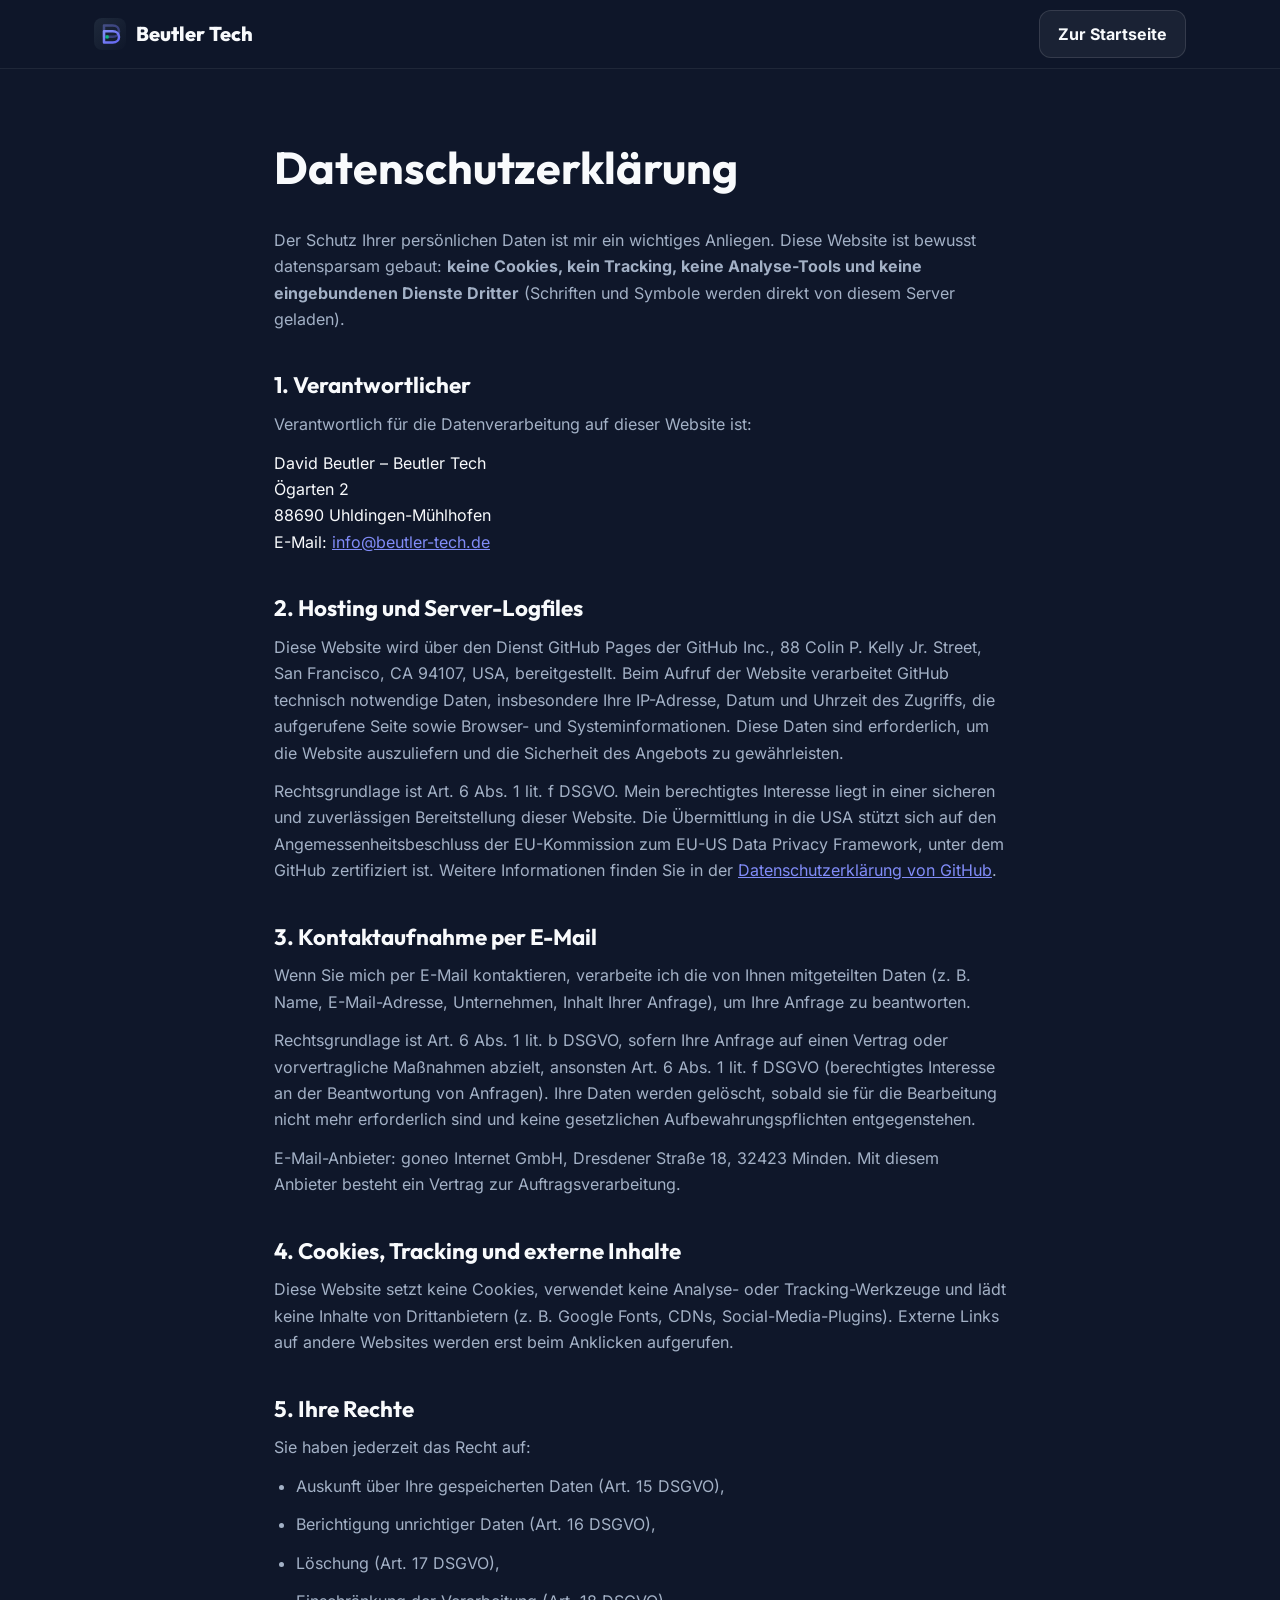
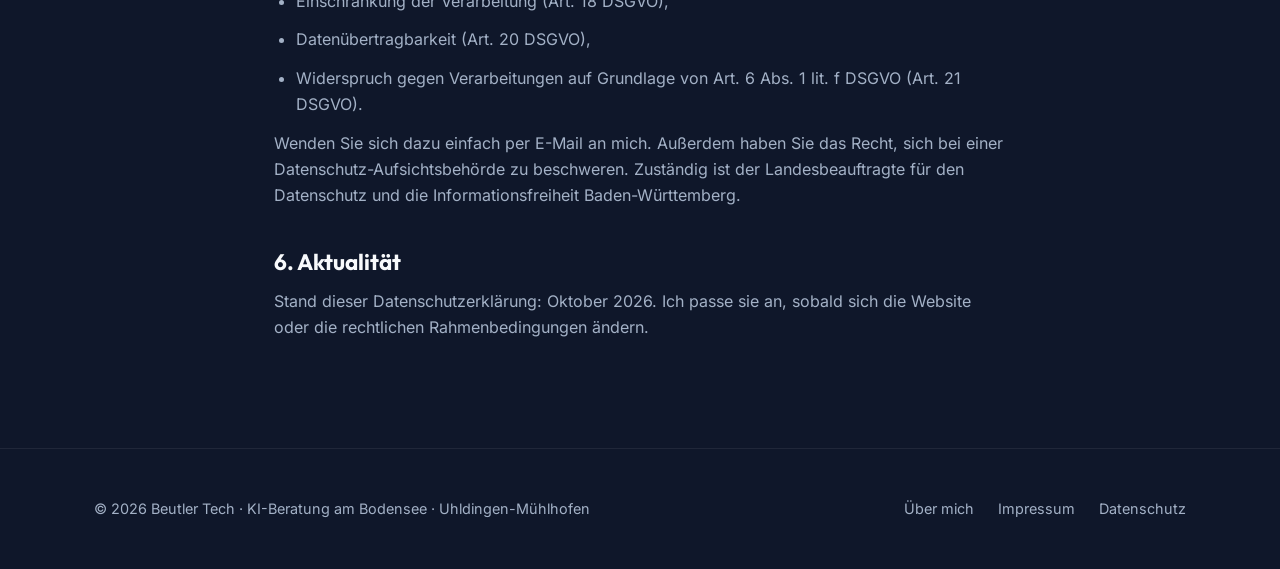
<file: datenschutz.html>
<!DOCTYPE html>
<html lang="de">

<head>
    <meta charset="UTF-8">
    <meta name="viewport" content="width=device-width, initial-scale=1.0">
    <title>Datenschutzerklärung | Beutler Tech</title>
    <meta name="description"
        content="Datenschutzerklärung von Beutler Tech – KI-Beratung am Bodensee. Keine Cookies, kein Tracking, keine externen Dienste.">
    <meta name="robots" content="index, follow">
    <link rel="canonical" href="https://beutler-tech.de/datenschutz.html">
    <meta name="theme-color" content="#0f172a">
    <link rel="icon" href="favicon.ico" sizes="any">
    <link rel="icon" href="logo-icon.svg" type="image/svg+xml">
    <link rel="apple-touch-icon" href="assets/img/apple-touch-icon.png">
    <link rel="stylesheet" href="assets/css/style.css">
</head>

<body>
    <header class="site-header">
        <nav class="container nav" aria-label="Hauptnavigation">
            <a href="index.html" class="logo" aria-label="Beutler Tech – Startseite">
                <img src="logo-icon.svg" alt="" width="32" height="32">
                Beutler Tech
            </a>
            <a href="index.html" class="btn btn-outline" style="padding: 10px 18px;">Zur Startseite</a>
        </nav>
    </header>

    <main class="legal">
        <h1>Datenschutzerklärung</h1>

        <p>Der Schutz Ihrer persönlichen Daten ist mir ein wichtiges Anliegen. Diese Website ist bewusst
            datensparsam gebaut: <strong>keine Cookies, kein Tracking, keine Analyse-Tools und keine eingebundenen
                Dienste Dritter</strong> (Schriften und Symbole werden direkt von diesem Server geladen).</p>

        <h2>1. Verantwortlicher</h2>
        <p>Verantwortlich für die Datenverarbeitung auf dieser Website ist:</p>
        <address>
            David Beutler – Beutler Tech<br>
            Ögarten 2<br>
            88690 Uhldingen-Mühlhofen<br>
            E-Mail: <a href="mailto:info@beutler-tech.de">info@beutler-tech.de</a>
        </address>

        <h2>2. Hosting und Server-Logfiles</h2>
        <p>Diese Website wird über den Dienst GitHub Pages der GitHub Inc., 88 Colin P. Kelly Jr. Street, San
            Francisco, CA 94107, USA, bereitgestellt. Beim Aufruf der Website verarbeitet GitHub technisch notwendige
            Daten, insbesondere Ihre IP-Adresse, Datum und Uhrzeit des Zugriffs, die aufgerufene Seite sowie
            Browser- und Systeminformationen. Diese Daten sind erforderlich, um die Website auszuliefern und die
            Sicherheit des Angebots zu gewährleisten.</p>
        <p>Rechtsgrundlage ist Art. 6 Abs. 1 lit. f DSGVO. Mein berechtigtes Interesse liegt in einer sicheren und
            zuverlässigen Bereitstellung dieser Website. Die Übermittlung in die USA stützt sich auf den
            Angemessenheitsbeschluss der EU-Kommission zum EU-US Data Privacy Framework, unter dem GitHub
            zertifiziert ist. Weitere Informationen finden Sie in der <a
                href="https://docs.github.com/de/site-policy/privacy-policies/github-general-privacy-statement"
                target="_blank" rel="noopener">Datenschutzerklärung von GitHub</a>.</p>

        <h2>3. Kontaktaufnahme per E-Mail</h2>
        <p>Wenn Sie mich per E-Mail kontaktieren, verarbeite ich die von Ihnen mitgeteilten Daten (z. B. Name,
            E-Mail-Adresse, Unternehmen, Inhalt Ihrer Anfrage), um Ihre Anfrage zu beantworten.</p>
        <p>Rechtsgrundlage ist Art. 6 Abs. 1 lit. b DSGVO, sofern Ihre Anfrage auf einen Vertrag oder vorvertragliche
            Maßnahmen abzielt, ansonsten Art. 6 Abs. 1 lit. f DSGVO (berechtigtes Interesse an der Beantwortung von
            Anfragen). Ihre Daten werden gelöscht, sobald sie für die Bearbeitung nicht mehr erforderlich sind und
            keine gesetzlichen Aufbewahrungspflichten entgegenstehen.</p>
        <p>E-Mail-Anbieter: goneo Internet GmbH, Dresdener Straße 18, 32423 Minden.
            Mit diesem Anbieter besteht ein Vertrag zur Auftragsverarbeitung.</p>

        <h2>4. Cookies, Tracking und externe Inhalte</h2>
        <p>Diese Website setzt keine Cookies, verwendet keine Analyse- oder Tracking-Werkzeuge und lädt keine Inhalte
            von Drittanbietern (z. B. Google Fonts, CDNs, Social-Media-Plugins). Externe Links auf andere Websites werden
            erst beim Anklicken aufgerufen.</p>

        <h2>5. Ihre Rechte</h2>
        <p>Sie haben jederzeit das Recht auf:</p>
        <ul>
            <li>Auskunft über Ihre gespeicherten Daten (Art. 15 DSGVO),</li>
            <li>Berichtigung unrichtiger Daten (Art. 16 DSGVO),</li>
            <li>Löschung (Art. 17 DSGVO),</li>
            <li>Einschränkung der Verarbeitung (Art. 18 DSGVO),</li>
            <li>Datenübertragbarkeit (Art. 20 DSGVO),</li>
            <li>Widerspruch gegen Verarbeitungen auf Grundlage von Art. 6 Abs. 1 lit. f DSGVO (Art. 21 DSGVO).</li>
        </ul>
        <p>Wenden Sie sich dazu einfach per E-Mail an mich. Außerdem haben Sie das Recht, sich bei einer
            Datenschutz-Aufsichtsbehörde zu beschweren. Zuständig ist der Landesbeauftragte für den Datenschutz und die
            Informationsfreiheit Baden-Württemberg.</p>

        <h2>6. Aktualität</h2>
        <p>Stand dieser Datenschutzerklärung: Oktober 2026. Ich passe sie an, sobald sich die Website oder die
            rechtlichen Rahmenbedingungen ändern.</p>
    </main>

    <footer class="site-footer">
        <div class="container footer-inner">
            <p>&copy; 2026 Beutler Tech · KI-Beratung am Bodensee · Uhldingen-Mühlhofen</p>
            <ul class="footer-links">
                <li><a href="ueber-mich.html">Über mich</a></li>
                <li><a href="impressum.html">Impressum</a></li>
                <li><a href="datenschutz.html" aria-current="page">Datenschutz</a></li>
            </ul>
        </div>
    </footer>
</body>

</html>
</file>
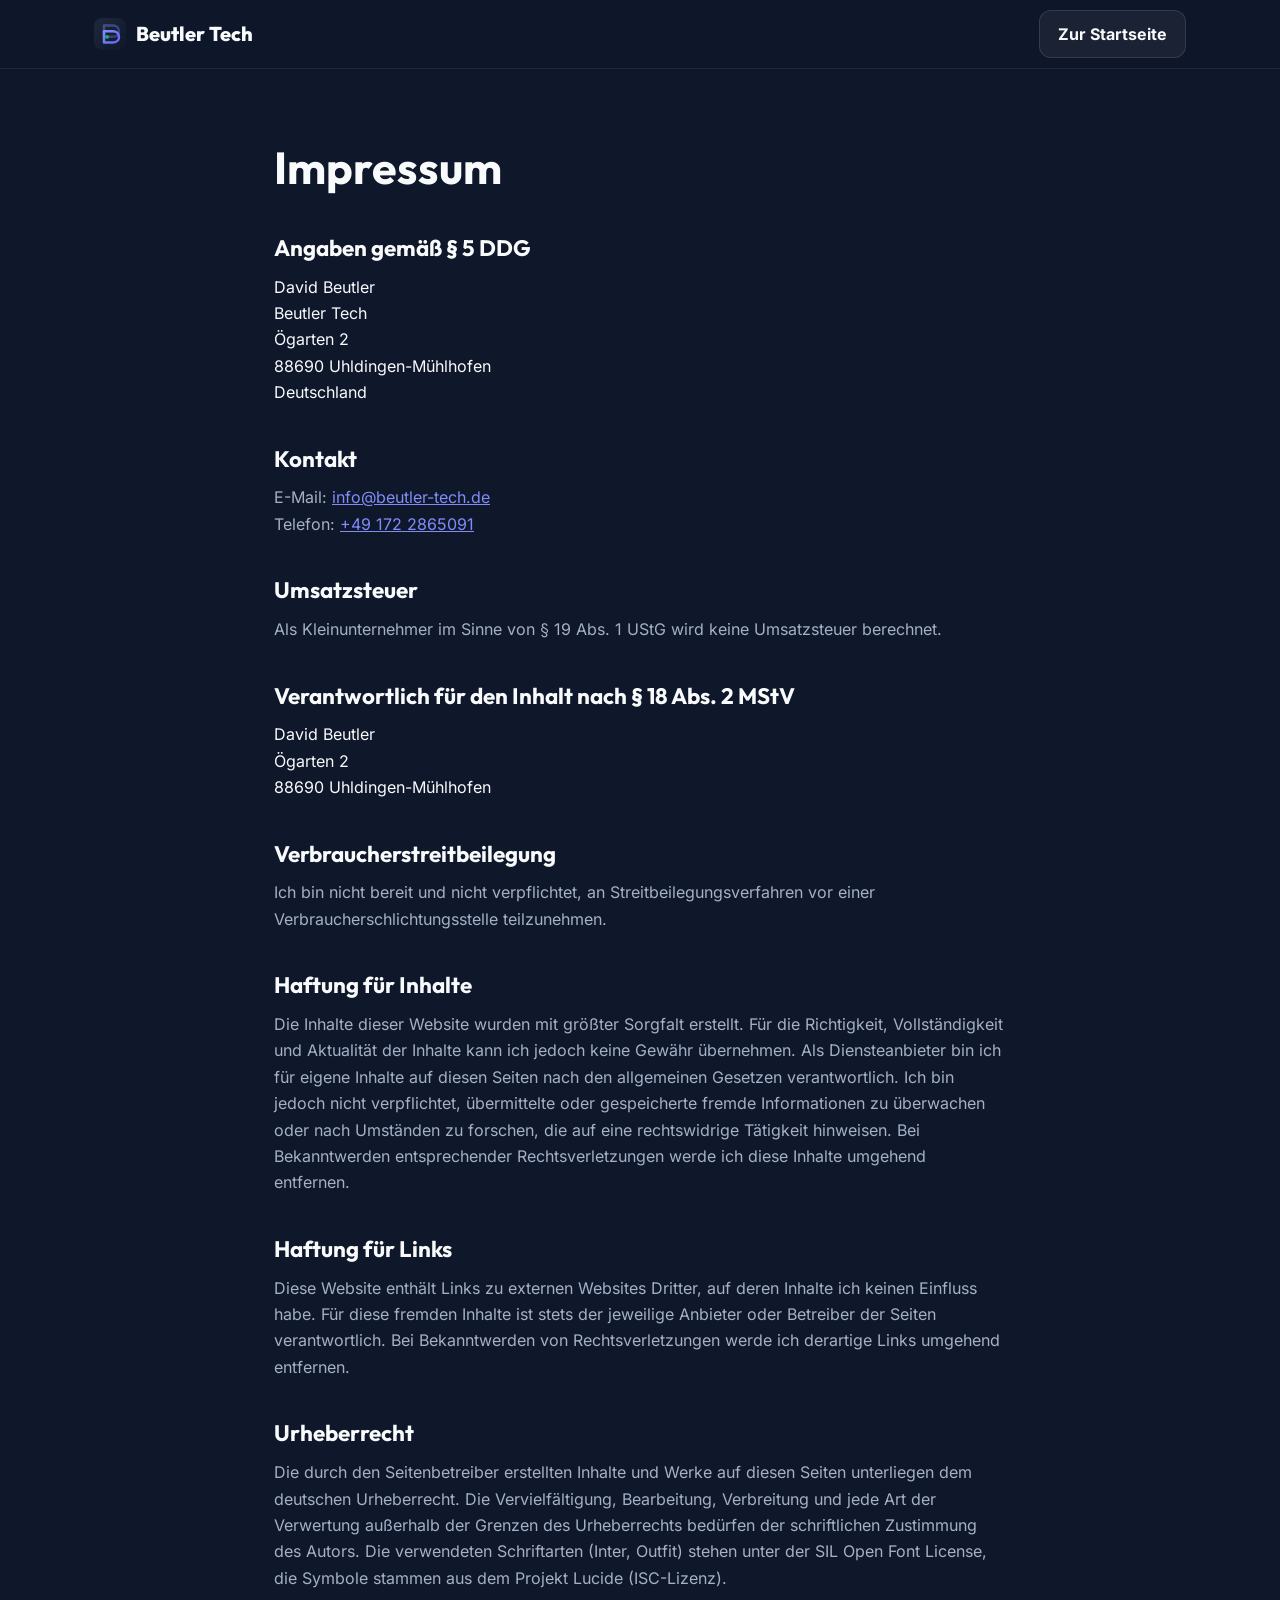
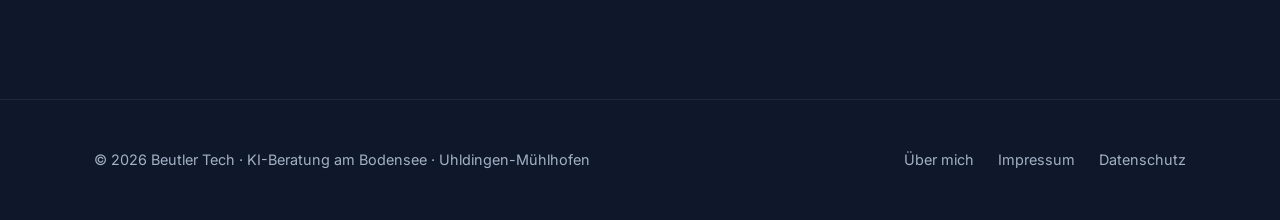
<file: impressum.html>
<!DOCTYPE html>
<html lang="de">

<head>
    <meta charset="UTF-8">
    <meta name="viewport" content="width=device-width, initial-scale=1.0">
    <title>Impressum | Beutler Tech</title>
    <meta name="description" content="Impressum von Beutler Tech – KI-Beratung für KMU am Bodensee, Uhldingen-Mühlhofen.">
    <meta name="robots" content="index, follow">
    <link rel="canonical" href="https://beutler-tech.de/impressum.html">
    <meta name="theme-color" content="#0f172a">
    <link rel="icon" href="favicon.ico" sizes="any">
    <link rel="icon" href="logo-icon.svg" type="image/svg+xml">
    <link rel="apple-touch-icon" href="assets/img/apple-touch-icon.png">
    <link rel="stylesheet" href="assets/css/style.css">
</head>

<body>
    <header class="site-header">
        <nav class="container nav" aria-label="Hauptnavigation">
            <a href="index.html" class="logo" aria-label="Beutler Tech – Startseite">
                <img src="logo-icon.svg" alt="" width="32" height="32">
                Beutler Tech
            </a>
            <a href="index.html" class="btn btn-outline" style="padding: 10px 18px;">Zur Startseite</a>
        </nav>
    </header>

    <main class="legal">
                <h1>Impressum</h1>

        <h2>Angaben gemäß § 5 DDG</h2>
        <address>
            David Beutler<br>
            Beutler Tech<br>
            Ögarten 2<br>
            88690 Uhldingen-Mühlhofen<br>
            Deutschland
        </address>

        <h2>Kontakt</h2>
        <p>
            E-Mail: <a href="mailto:info@beutler-tech.de">info@beutler-tech.de</a><br>
            Telefon: <a href="tel:+491722865091">+49 172 2865091</a>
        </p>

        <h2>Umsatzsteuer</h2>
        <p>Als Kleinunternehmer im Sinne von § 19 Abs. 1 UStG wird keine Umsatzsteuer berechnet.</p>

        <h2>Verantwortlich für den Inhalt nach § 18 Abs. 2 MStV</h2>
        <address>
            David Beutler<br>
            Ögarten 2<br>
            88690 Uhldingen-Mühlhofen
        </address>

        <h2>Verbraucherstreitbeilegung</h2>
        <p>Ich bin nicht bereit und nicht verpflichtet, an Streitbeilegungsverfahren vor einer
            Verbraucherschlichtungsstelle teilzunehmen.</p>

        <h2>Haftung für Inhalte</h2>
        <p>Die Inhalte dieser Website wurden mit größter Sorgfalt erstellt. Für die Richtigkeit, Vollständigkeit und
            Aktualität der Inhalte kann ich jedoch keine Gewähr übernehmen. Als Diensteanbieter bin ich für eigene
            Inhalte auf diesen Seiten nach den allgemeinen Gesetzen verantwortlich. Ich bin jedoch nicht verpflichtet,
            übermittelte oder gespeicherte fremde Informationen zu überwachen oder nach Umständen zu forschen, die auf
            eine rechtswidrige Tätigkeit hinweisen. Bei Bekanntwerden entsprechender Rechtsverletzungen werde ich diese
            Inhalte umgehend entfernen.</p>

        <h2>Haftung für Links</h2>
        <p>Diese Website enthält Links zu externen Websites Dritter, auf deren Inhalte ich keinen Einfluss habe. Für
            diese fremden Inhalte ist stets der jeweilige Anbieter oder Betreiber der Seiten verantwortlich. Bei
            Bekanntwerden von Rechtsverletzungen werde ich derartige Links umgehend entfernen.</p>

        <h2>Urheberrecht</h2>
        <p>Die durch den Seitenbetreiber erstellten Inhalte und Werke auf diesen Seiten unterliegen dem deutschen
            Urheberrecht. Die Vervielfältigung, Bearbeitung, Verbreitung und jede Art der Verwertung außerhalb der
            Grenzen des Urheberrechts bedürfen der schriftlichen Zustimmung des Autors. Die verwendeten Schriftarten
            (Inter, Outfit) stehen unter der SIL Open Font License, die Symbole stammen aus dem Projekt Lucide
            (ISC-Lizenz).</p>
    </main>

    <footer class="site-footer">
        <div class="container footer-inner">
            <p>&copy; 2026 Beutler Tech · KI-Beratung am Bodensee · Uhldingen-Mühlhofen</p>
            <ul class="footer-links">
                <li><a href="ueber-mich.html">Über mich</a></li>
                <li><a href="impressum.html" aria-current="page">Impressum</a></li>
                <li><a href="datenschutz.html">Datenschutz</a></li>
            </ul>
        </div>
    </footer>
</body>

</html>
</file>
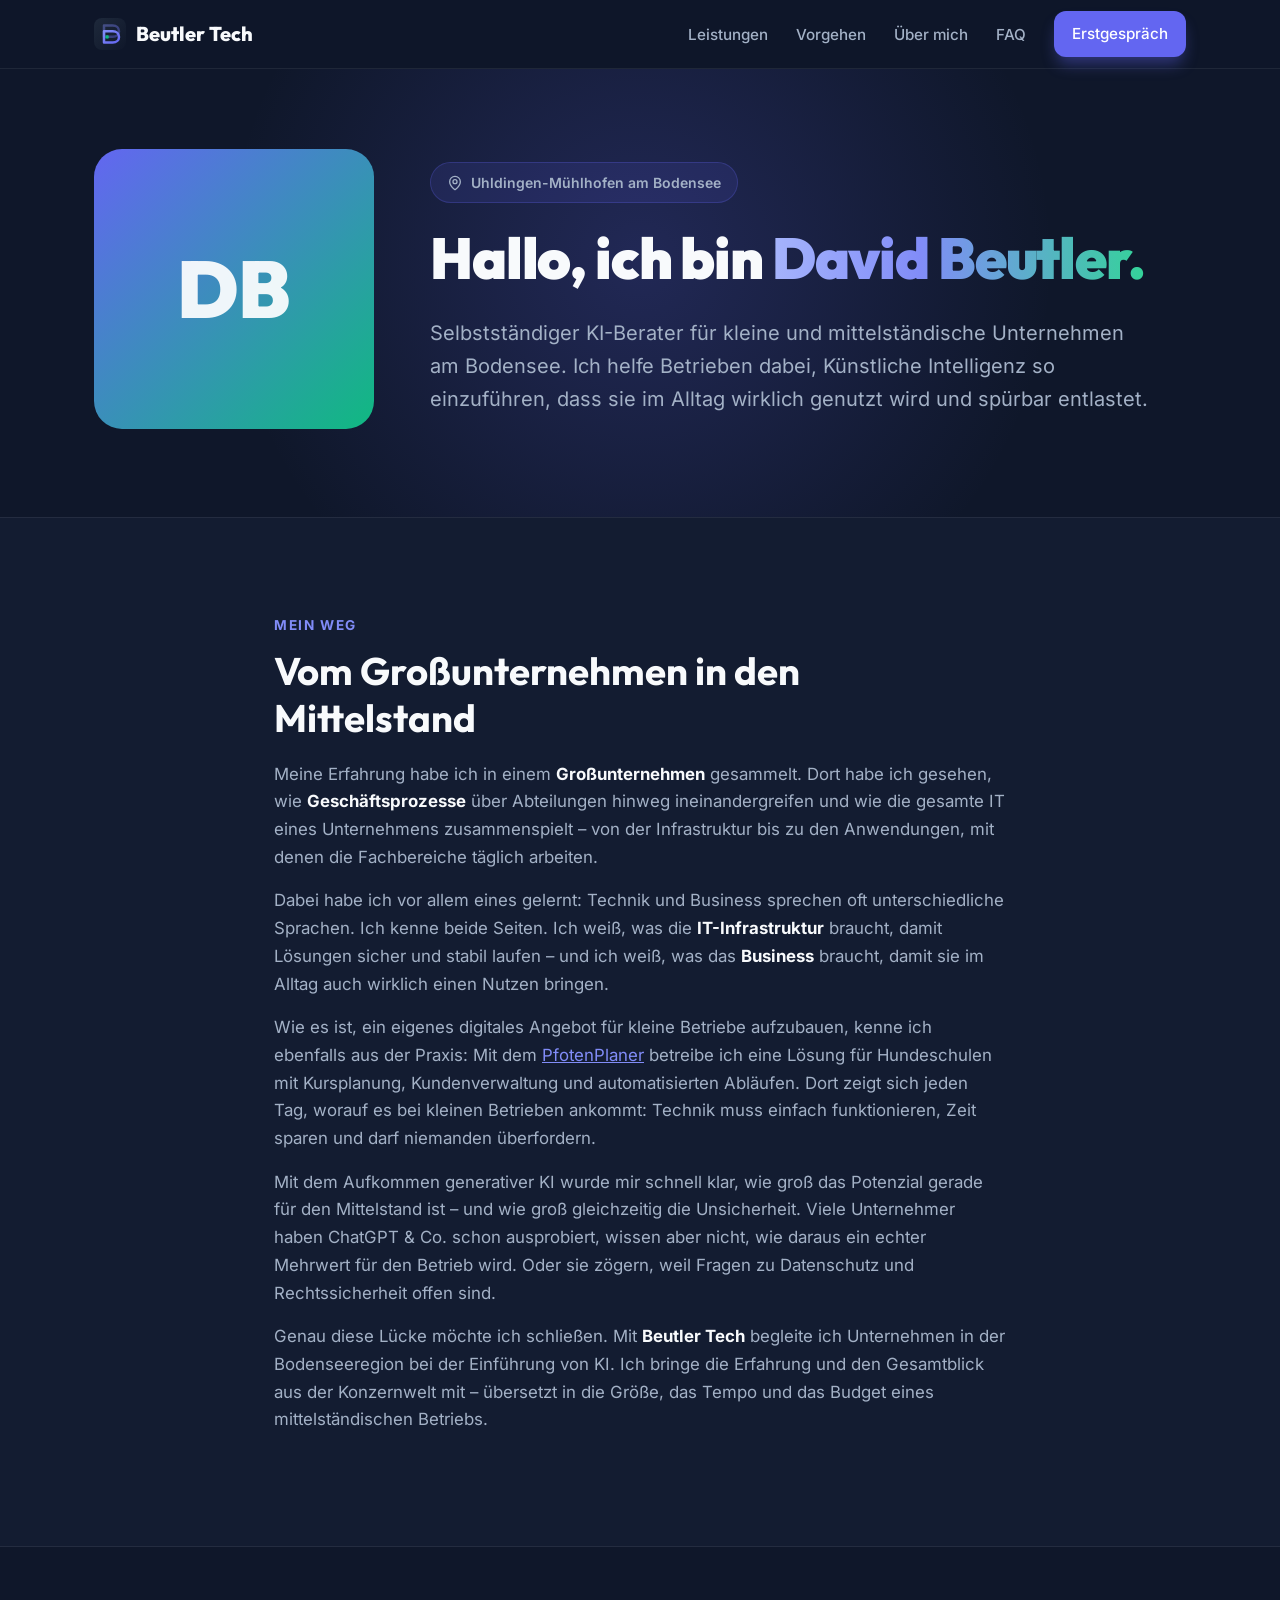
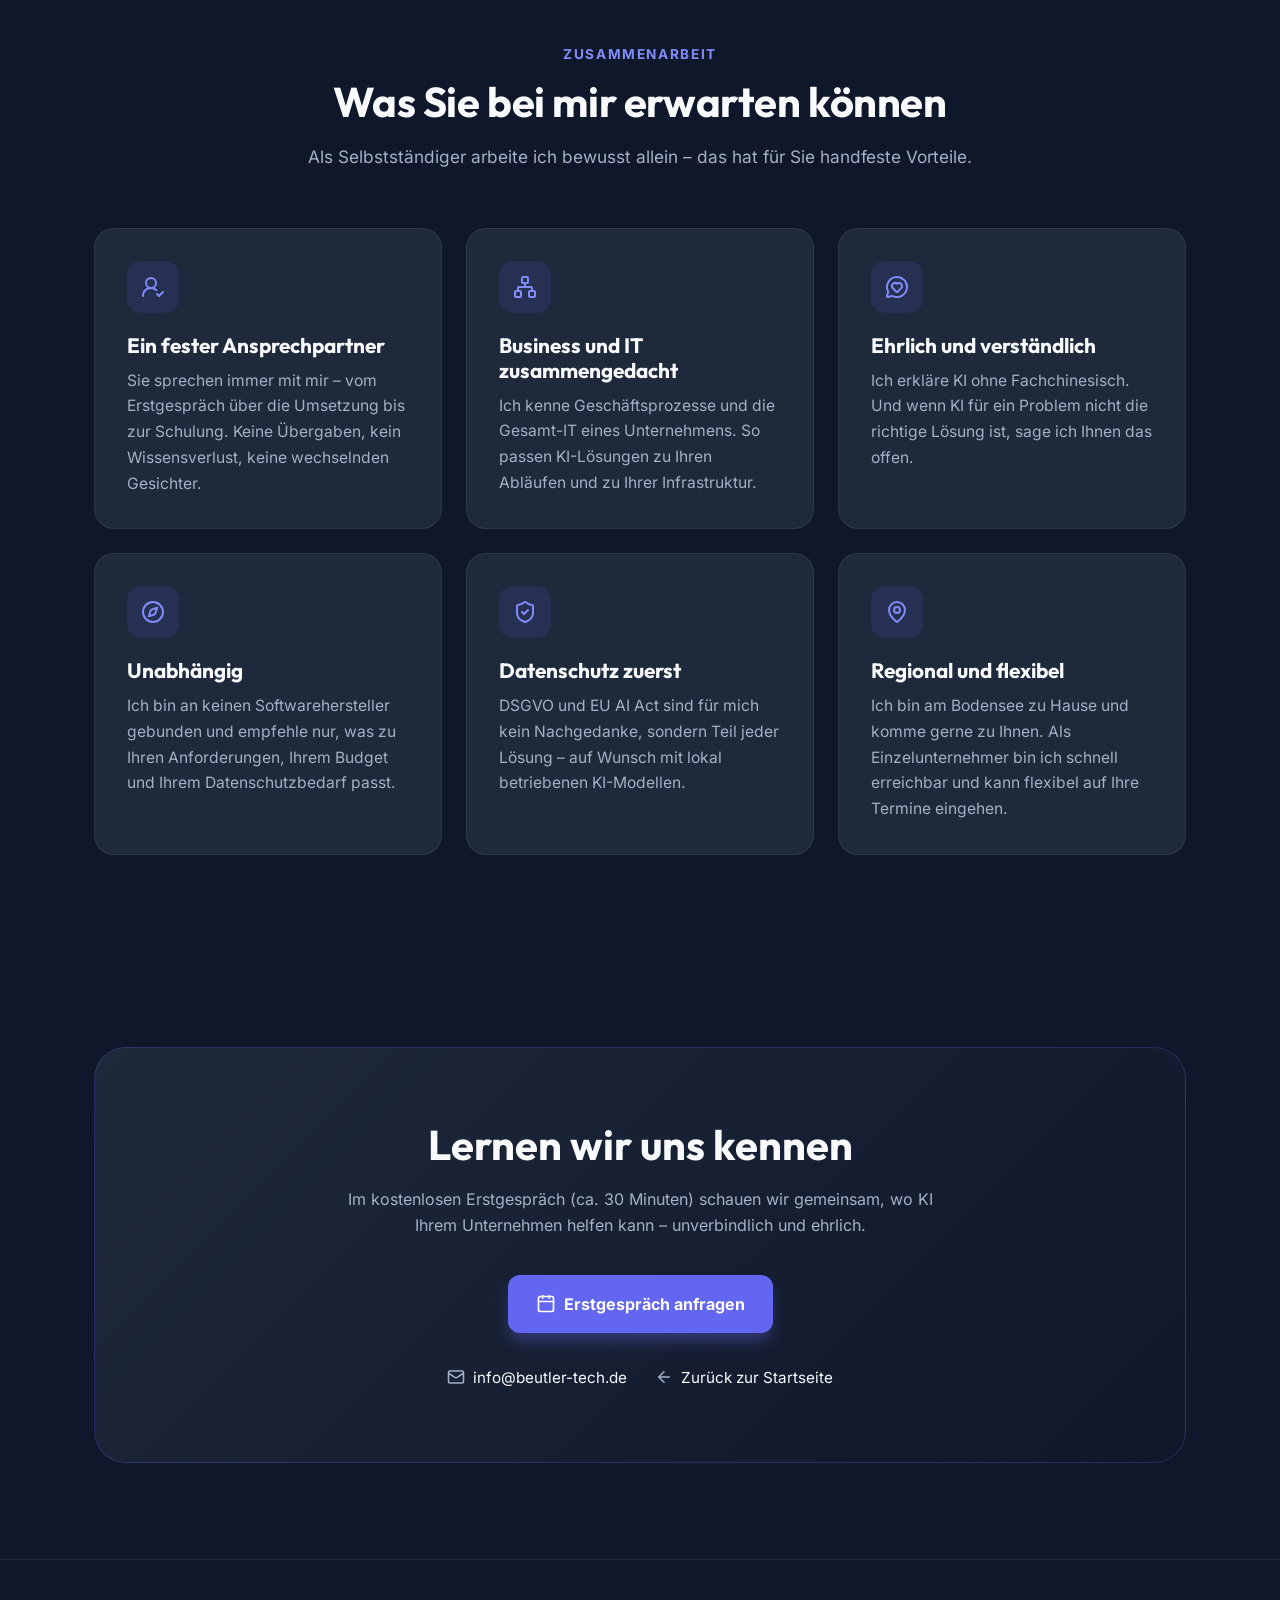
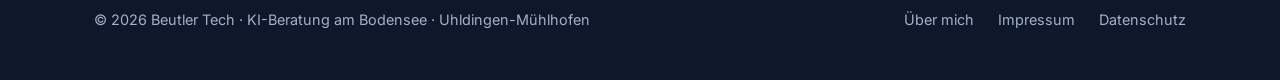
<file: ueber-mich.html>
<!DOCTYPE html>
<html lang="de">

<head>
    <meta charset="UTF-8">
    <meta name="viewport" content="width=device-width, initial-scale=1.0">
    <title>Über mich – David Beutler, KI-Berater am Bodensee | Beutler Tech</title>
    <meta name="description"
        content="David Beutler – selbstständiger KI-Berater aus Uhldingen-Mühlhofen. Ein fester Ansprechpartner für KMU am Bodensee: von der KI-Strategie bis zur Umsetzung, unabhängig und DSGVO-konform.">
    <meta name="robots" content="index, follow, max-image-preview:large">
    <meta name="author" content="David Beutler">
    <link rel="canonical" href="https://beutler-tech.de/ueber-mich.html">
    <meta name="theme-color" content="#0f172a">

    <meta property="og:type" content="profile">
    <meta property="og:locale" content="de_DE">
    <meta property="og:site_name" content="Beutler Tech">
    <meta property="og:url" content="https://beutler-tech.de/ueber-mich.html">
    <meta property="og:title" content="Über mich – David Beutler, KI-Berater am Bodensee">
    <meta property="og:description"
        content="Selbstständiger KI-Berater aus Uhldingen-Mühlhofen: ein fester Ansprechpartner für KMU, von der Idee bis zur KI-Lösung im Alltag.">
    <meta property="og:image" content="https://beutler-tech.de/assets/img/og-image.png">
    <meta property="og:image:width" content="1200">
    <meta property="og:image:height" content="630">
    <meta name="twitter:card" content="summary_large_image">

    <link rel="icon" href="favicon.ico" sizes="any">
    <link rel="icon" href="logo-icon.svg" type="image/svg+xml">
    <link rel="apple-touch-icon" href="assets/img/apple-touch-icon.png">
    <link rel="preload" href="assets/fonts/outfit-latin-var.woff2" as="font" type="font/woff2" crossorigin>
    <link rel="preload" href="assets/fonts/inter-latin-var.woff2" as="font" type="font/woff2" crossorigin>
    <link rel="stylesheet" href="assets/css/style.css">
    <script>document.documentElement.classList.add('js');</script>

    <script type="application/ld+json">
    {
        "@context": "https://schema.org",
        "@type": "ProfilePage",
        "url": "https://beutler-tech.de/ueber-mich.html",
        "name": "Über mich – David Beutler",
        "inLanguage": "de-DE",
        "mainEntity": {
            "@type": "Person",
            "@id": "https://beutler-tech.de/#david",
            "name": "David Beutler",
            "jobTitle": "Selbstständiger KI-Berater",
            "url": "https://beutler-tech.de/ueber-mich.html",
            "email": "info@beutler-tech.de",
            "address": {
                "@type": "PostalAddress",
                "streetAddress": "Ögarten 2",
                "addressLocality": "Uhldingen-Mühlhofen",
                "postalCode": "88690",
                "addressRegion": "Baden-Württemberg",
                "addressCountry": "DE"
            },
            "worksFor": { "@id": "https://beutler-tech.de/#business" },
            "knowsAbout": [
                "Künstliche Intelligenz",
                "KI-Einführung im Mittelstand",
                "Prozessautomatisierung",
                "Geschäftsprozesse",
                "IT-Strategie und IT-Infrastruktur",
                "DSGVO",
                "EU AI Act"
            ]
        },
        "breadcrumb": {
            "@type": "BreadcrumbList",
            "itemListElement": [
                { "@type": "ListItem", "position": 1, "name": "Startseite", "item": "https://beutler-tech.de/" },
                { "@type": "ListItem", "position": 2, "name": "Über mich", "item": "https://beutler-tech.de/ueber-mich.html" }
            ]
        }
    }
    </script>
</head>

<body>
    <a class="skip-link" href="#main">Zum Inhalt springen</a>

    <header class="site-header">
        <nav class="container nav" aria-label="Hauptnavigation">
            <a href="index.html" class="logo" aria-label="Beutler Tech – Startseite">
                <img src="logo-icon.svg" alt="" width="32" height="32">
                Beutler Tech
            </a>
            <button class="nav-toggle" aria-expanded="false" aria-controls="nav-links" aria-label="Menü öffnen">
                <svg width="24" height="24" viewBox="0 0 24 24" fill="none" stroke="currentColor" stroke-width="2" stroke-linecap="round" stroke-linejoin="round" aria-hidden="true"><path d="M4 5h16" /><path d="M4 12h16" /><path d="M4 19h16" /></svg>
            </button>
            <ul class="nav-links" id="nav-links">
                <li><a href="index.html#leistungen">Leistungen</a></li>
                <li><a href="index.html#vorgehen">Vorgehen</a></li>
                <li><a href="ueber-mich.html" aria-current="page">Über mich</a></li>
                <li><a href="index.html#faq">FAQ</a></li>
                <li><a href="index.html#kontakt" class="btn btn-primary">Erstgespräch</a></li>
            </ul>
        </nav>
    </header>

    <main id="main">
        <!-- INTRO -->
        <section class="hero hero-page">
            <div class="container about">
                <!-- FOTO: Bild als /assets/img/david-beutler.jpg hochladen (quadratisch, mind. 600 × 600 px)
                     und die folgende Zeile durch diese ersetzen:
                     <img class="avatar" src="assets/img/david-beutler.jpg" alt="David Beutler, selbstständiger KI-Berater am Bodensee" width="280" height="280"> -->
                <div class="avatar" role="img" aria-label="David Beutler">DB</div>
                <div class="hero-page-text">
                    <p class="badge"><svg width="16" height="16" viewBox="0 0 24 24" fill="none" stroke="currentColor" stroke-width="2" stroke-linecap="round" stroke-linejoin="round" aria-hidden="true"><path d="M20 10c0 4.993-5.539 10.193-7.399 11.799a1 1 0 0 1-1.202 0C9.539 20.193 4 14.993 4 10a8 8 0 0 1 16 0" /><circle cx="12" cy="10" r="3" /></svg> Uhldingen-Mühlhofen am Bodensee</p>
                    <h1>Hallo, ich bin <span class="gradient-text">David Beutler.</span></h1>
                    <p class="lead">Selbstständiger KI-Berater für kleine und mittelständische Unternehmen am
                        Bodensee. Ich helfe Betrieben dabei, Künstliche Intelligenz so einzuführen, dass sie im Alltag
                        wirklich genutzt wird und spürbar entlastet.</p>
                </div>
            </div>
        </section>

        <!-- GESCHICHTE -->
        <section class="section section-alt" aria-labelledby="story-title">
            <div class="container prose">
                <span class="eyebrow">Mein Weg</span>
                <h2 id="story-title">Vom Großunternehmen in den Mittelstand</h2>
                <!-- Tipp: Ein, zwei persönliche Sätze (Ausbildung, Stationen, warum Bodensee) machen diese Seite
                     noch glaubwürdiger – einfach hier ergänzen. -->
                <p>Meine Erfahrung habe ich in einem <strong>Großunternehmen</strong> gesammelt. Dort habe ich
                    gesehen, wie <strong>Geschäftsprozesse</strong> über Abteilungen hinweg ineinandergreifen und wie die
                    gesamte IT eines Unternehmens zusammenspielt – von der Infrastruktur bis zu den Anwendungen, mit
                    denen die Fachbereiche täglich arbeiten.</p>
                <p>Dabei habe ich vor allem eines gelernt: Technik und Business sprechen oft unterschiedliche
                    Sprachen. Ich kenne beide Seiten. Ich weiß, was die <strong>IT-Infrastruktur</strong> braucht, damit
                    Lösungen sicher und stabil laufen – und ich weiß, was das <strong>Business</strong> braucht, damit
                    sie im Alltag auch wirklich einen Nutzen bringen.</p>
                <p>Wie es ist, ein eigenes digitales Angebot für kleine Betriebe aufzubauen, kenne ich ebenfalls aus
                    der Praxis: Mit dem <a href="https://pfoten-planer.de" target="_blank" rel="noopener">PfotenPlaner</a>
                    betreibe ich eine Lösung für Hundeschulen mit Kursplanung, Kundenverwaltung und automatisierten
                    Abläufen. Dort zeigt sich jeden Tag, worauf es bei kleinen Betrieben ankommt: Technik muss einfach
                    funktionieren, Zeit sparen und darf niemanden überfordern.</p>
                <p>Mit dem Aufkommen generativer KI wurde mir schnell klar, wie groß das Potenzial gerade für den
                    Mittelstand ist – und wie groß gleichzeitig die Unsicherheit. Viele Unternehmer haben ChatGPT &amp;
                    Co. schon ausprobiert, wissen aber nicht, wie daraus ein echter Mehrwert für den Betrieb wird. Oder
                    sie zögern, weil Fragen zu Datenschutz und Rechtssicherheit offen sind.</p>
                <p>Genau diese Lücke möchte ich schließen. Mit <strong>Beutler Tech</strong> begleite ich Unternehmen
                    in der Bodenseeregion bei der Einführung von KI. Ich bringe die Erfahrung und den Gesamtblick aus der
                    Konzernwelt mit – übersetzt in die Größe, das Tempo und das Budget eines mittelständischen
                    Betriebs.</p>
            </div>
        </section>

        <!-- WAS SIE ERWARTEN KÖNNEN -->
        <section class="section" aria-labelledby="werte-title">
            <div class="container">
                <div class="section-title">
                    <span class="eyebrow">Zusammenarbeit</span>
                    <h2 id="werte-title">Was Sie bei mir erwarten können</h2>
                    <p>Als Selbstständiger arbeite ich bewusst allein – das hat für Sie handfeste Vorteile.</p>
                </div>
                <div class="grid">
                    <div class="card reveal">
                        <div class="card-icon"><svg width="24" height="24" viewBox="0 0 24 24" fill="none" stroke="currentColor" stroke-width="2" stroke-linecap="round" stroke-linejoin="round" aria-hidden="true"><path d="M2 21a8 8 0 0 1 13.292-6" /><circle cx="10" cy="8" r="5" /><path d="m16 19 2 2 4-4" /></svg></div>
                        <h3>Ein fester Ansprechpartner</h3>
                        <p>Sie sprechen immer mit mir – vom Erstgespräch über die Umsetzung bis zur Schulung. Keine
                            Übergaben, kein Wissensverlust, keine wechselnden Gesichter.</p>
                    </div>
                    <div class="card reveal">
                        <div class="card-icon"><svg width="24" height="24" viewBox="0 0 24 24" fill="none" stroke="currentColor" stroke-width="2" stroke-linecap="round" stroke-linejoin="round" aria-hidden="true"><rect x="16" y="16" width="6" height="6" rx="1" /><rect x="2" y="16" width="6" height="6" rx="1" /><rect x="9" y="2" width="6" height="6" rx="1" /><path d="M5 16v-3a1 1 0 0 1 1-1h12a1 1 0 0 1 1 1v3" /><path d="M12 12V8" /></svg></div>
                        <h3>Business und IT zusammengedacht</h3>
                        <p>Ich kenne Geschäftsprozesse und die Gesamt-IT eines Unternehmens. So passen KI-Lösungen zu
                            Ihren Abläufen und zu Ihrer Infrastruktur.</p>
                    </div>
                    <div class="card reveal">
                        <div class="card-icon"><svg width="24" height="24" viewBox="0 0 24 24" fill="none" stroke="currentColor" stroke-width="2" stroke-linecap="round" stroke-linejoin="round" aria-hidden="true"><path d="M2.992 16.342a2 2 0 0 1 .094 1.167l-1.065 3.29a1 1 0 0 0 1.236 1.168l3.413-.998a2 2 0 0 1 1.099.092 10 10 0 1 0-4.777-4.719" /><path d="M7.828 13.07A3 3 0 0 1 12 8.764a3 3 0 0 1 5.004 2.224 3 3 0 0 1-.832 2.083l-3.447 3.62a1 1 0 0 1-1.45-.001z" /></svg></div>
                        <h3>Ehrlich und verständlich</h3>
                        <p>Ich erkläre KI ohne Fachchinesisch. Und wenn KI für ein Problem nicht die richtige Lösung
                            ist, sage ich Ihnen das offen.</p>
                    </div>
                    <div class="card reveal">
                        <div class="card-icon"><svg width="24" height="24" viewBox="0 0 24 24" fill="none" stroke="currentColor" stroke-width="2" stroke-linecap="round" stroke-linejoin="round" aria-hidden="true"><circle cx="12" cy="12" r="10" /><path d="m16.24 7.76-1.804 5.411a2 2 0 0 1-1.265 1.265L7.76 16.24l1.804-5.411a2 2 0 0 1 1.265-1.265z" /></svg></div>
                        <h3>Unabhängig</h3>
                        <p>Ich bin an keinen Softwarehersteller gebunden und empfehle nur, was zu Ihren Anforderungen,
                            Ihrem Budget und Ihrem Datenschutzbedarf passt.</p>
                    </div>
                    <div class="card reveal">
                        <div class="card-icon"><svg width="24" height="24" viewBox="0 0 24 24" fill="none" stroke="currentColor" stroke-width="2" stroke-linecap="round" stroke-linejoin="round" aria-hidden="true"><path d="M20 13c0 5-3.5 7.5-7.66 8.95a1 1 0 0 1-.67-.01C7.5 20.5 4 18 4 13V6a1 1 0 0 1 1-1c2 0 4.5-1.2 6.24-2.72a1.17 1.17 0 0 1 1.52 0C14.51 3.81 17 5 19 5a1 1 0 0 1 1 1z" /><path d="m9 12 2 2 4-4" /></svg></div>
                        <h3>Datenschutz zuerst</h3>
                        <p>DSGVO und EU AI Act sind für mich kein Nachgedanke, sondern Teil jeder Lösung – auf Wunsch
                            mit lokal betriebenen KI-Modellen.</p>
                    </div>
                    <div class="card reveal">
                        <div class="card-icon"><svg width="24" height="24" viewBox="0 0 24 24" fill="none" stroke="currentColor" stroke-width="2" stroke-linecap="round" stroke-linejoin="round" aria-hidden="true"><path d="M20 10c0 4.993-5.539 10.193-7.399 11.799a1 1 0 0 1-1.202 0C9.539 20.193 4 14.993 4 10a8 8 0 0 1 16 0" /><circle cx="12" cy="10" r="3" /></svg></div>
                        <h3>Regional und flexibel</h3>
                        <p>Ich bin am Bodensee zu Hause und komme gerne zu Ihnen. Als Einzelunternehmer bin ich
                            schnell erreichbar und kann flexibel auf Ihre Termine eingehen.</p>
                    </div>
                </div>
            </div>
        </section>

        <!-- KONTAKT -->
        <section class="section" aria-labelledby="kontakt-title">
            <div class="container">
                <div class="contact-box">
                    <h2 id="kontakt-title">Lernen wir uns kennen</h2>
                    <p>Im kostenlosen Erstgespräch (ca. 30 Minuten) schauen wir gemeinsam, wo KI Ihrem Unternehmen
                        helfen kann – unverbindlich und ehrlich.</p>
                    <a href="mailto:info@beutler-tech.de?subject=Anfrage%20Erstgespr%C3%A4ch%20KI-Beratung"
                        class="btn btn-primary">
                        <svg width="20" height="20" viewBox="0 0 24 24" fill="none" stroke="currentColor" stroke-width="2" stroke-linecap="round" stroke-linejoin="round" aria-hidden="true"><path d="M8 2v3" /><path d="M16 2v3" /><rect x="3" y="3" width="18" height="18" rx="2" /><path d="M3 9h18" /></svg>
                        Erstgespräch anfragen
                    </a>
                    <ul class="contact-meta">
                        <li><svg width="18" height="18" viewBox="0 0 24 24" fill="none" stroke="currentColor" stroke-width="2" stroke-linecap="round" stroke-linejoin="round" aria-hidden="true"><path d="m22 7-8.991 5.727a2 2 0 0 1-2.009 0L2 7" /><rect x="2" y="4" width="20" height="16" rx="2" /></svg> <a href="mailto:info@beutler-tech.de">info@beutler-tech.de</a></li>
                        <li><svg width="18" height="18" viewBox="0 0 24 24" fill="none" stroke="currentColor" stroke-width="2" stroke-linecap="round" stroke-linejoin="round" aria-hidden="true"><path d="m12 19-7-7 7-7" /><path d="M19 12H5" /></svg> <a href="index.html">Zurück zur Startseite</a></li>
                    </ul>
                </div>
            </div>
        </section>
    </main>

    <footer class="site-footer">
        <div class="container footer-inner">
            <p>&copy; 2026 Beutler Tech · KI-Beratung am Bodensee · Uhldingen-Mühlhofen</p>
            <ul class="footer-links">
                <li><a href="ueber-mich.html">Über mich</a></li>
                <li><a href="impressum.html">Impressum</a></li>
                <li><a href="datenschutz.html">Datenschutz</a></li>
            </ul>
        </div>
    </footer>

    <script>
        const toggle = document.querySelector('.nav-toggle');
        const links = document.getElementById('nav-links');
        toggle.addEventListener('click', () => {
            const open = links.classList.toggle('open');
            toggle.setAttribute('aria-expanded', open);
            toggle.setAttribute('aria-label', open ? 'Menü schließen' : 'Menü öffnen');
        });

        if ('IntersectionObserver' in window) {
            const observer = new IntersectionObserver((entries) => {
                entries.forEach(entry => {
                    if (entry.isIntersecting) {
                        entry.target.classList.add('is-visible');
                        observer.unobserve(entry.target);
                    }
                });
            }, { threshold: 0.1 });
            document.querySelectorAll('.reveal').forEach(el => observer.observe(el));
        } else {
            document.querySelectorAll('.reveal').forEach(el => el.classList.add('is-visible'));
        }
    </script>
</body>

</html>
</file>
<file: assets/css/style.css>
/* Beutler Tech – KI-Beratung am Bodensee
   Schriften werden lokal ausgeliefert (keine Verbindung zu Google). */

@font-face {
    font-family: 'Inter';
    font-style: normal;
    font-weight: 100 900;
    font-display: swap;
    src: url('../fonts/inter-latin-var.woff2') format('woff2');
}

@font-face {
    font-family: 'Outfit';
    font-style: normal;
    font-weight: 100 900;
    font-display: swap;
    src: url('../fonts/outfit-latin-var.woff2') format('woff2');
}

:root {
    color-scheme: dark;
    --bg-dark: #0f172a;
    --bg-elev: #131c31;
    --bg-card: #1e293b;
    --border: rgba(255, 255, 255, 0.07);
    --primary: #818cf8;
    --primary-strong: #6366f1;
    --primary-hover: #4f46e5;
    --primary-glow: rgba(99, 102, 241, 0.4);
    --primary-soft: rgba(99, 102, 241, 0.12);
    --text-main: #f8fafc;
    --text-muted: #a3b1c6;
    --accent: #34d399;
    --accent-soft: rgba(16, 185, 129, 0.12);
    --radius: 20px;
    --transition: all 0.3s cubic-bezier(0.4, 0, 0.2, 1);
}

* {
    margin: 0;
    padding: 0;
    box-sizing: border-box;
}

html {
    scroll-behavior: smooth;
    scroll-padding-top: 80px;
}

body {
    font-family: 'Inter', system-ui, -apple-system, 'Segoe UI', sans-serif;
    background-color: var(--bg-dark);
    color: var(--text-main);
    line-height: 1.65;
    overflow-x: hidden;
    -webkit-font-smoothing: antialiased;
}

h1,
h2,
h3,
.logo {
    font-family: 'Outfit', system-ui, sans-serif;
    line-height: 1.2;
}

a {
    color: var(--primary);
}

svg {
    flex-shrink: 0;
}

.container {
    max-width: 1140px;
    margin: 0 auto;
    padding: 0 24px;
}

.skip-link {
    position: absolute;
    left: -9999px;
    top: 8px;
    background: var(--primary-strong);
    color: #fff;
    padding: 8px 16px;
    border-radius: 8px;
    z-index: 100;
}

.skip-link:focus {
    left: 8px;
}

:focus-visible {
    outline: 2px solid var(--primary);
    outline-offset: 3px;
    border-radius: 4px;
}

/* --- HEADER --- */
.site-header {
    position: sticky;
    top: 0;
    z-index: 50;
    background: rgba(15, 23, 42, 0.85);
    backdrop-filter: blur(12px);
    -webkit-backdrop-filter: blur(12px);
    border-bottom: 1px solid var(--border);
}

.nav {
    display: flex;
    align-items: center;
    justify-content: space-between;
    height: 68px;
    gap: 24px;
}

.logo {
    display: inline-flex;
    align-items: center;
    gap: 10px;
    font-weight: 800;
    font-size: 1.25rem;
    color: var(--text-main);
    text-decoration: none;
}

.logo img {
    width: 32px;
    height: 32px;
}

.nav-links {
    display: flex;
    align-items: center;
    gap: 28px;
    list-style: none;
}

.nav-links a {
    color: var(--text-muted);
    text-decoration: none;
    font-size: 0.95rem;
    font-weight: 500;
    transition: var(--transition);
}

.nav-links a:hover {
    color: var(--text-main);
}

.nav-links .btn {
    padding: 10px 18px;
    color: #fff;
}

.nav-toggle {
    display: none;
    background: none;
    border: 1px solid var(--border);
    border-radius: 10px;
    color: var(--text-main);
    padding: 8px;
    cursor: pointer;
}

/* --- BUTTONS --- */
.btn {
    display: inline-flex;
    align-items: center;
    justify-content: center;
    gap: 8px;
    padding: 16px 28px;
    border-radius: 12px;
    font-weight: 700;
    text-decoration: none;
    transition: var(--transition);
    border: none;
    font-size: 1rem;
    font-family: inherit;
}

.btn-primary {
    background: var(--primary-strong);
    color: #fff;
    box-shadow: 0 10px 15px -3px var(--primary-glow);
}

.btn-primary:hover {
    transform: translateY(-2px);
    background: var(--primary-hover);
    box-shadow: 0 20px 25px -5px var(--primary-glow);
}

.btn-outline {
    border: 1px solid rgba(255, 255, 255, 0.12);
    color: var(--text-main);
    background: rgba(255, 255, 255, 0.05);
}

.btn-outline:hover {
    background: rgba(255, 255, 255, 0.1);
    border-color: rgba(255, 255, 255, 0.22);
}

/* --- HERO --- */
.hero {
    position: relative;
    padding: 96px 0 112px;
    text-align: center;
    overflow: hidden;
    isolation: isolate;
}

.hero::before {
    content: '';
    position: absolute;
    top: -260px;
    left: 50%;
    transform: translateX(-50%);
    width: 900px;
    height: 900px;
    max-width: 200vw;
    background: radial-gradient(circle, var(--primary-glow) 0%, transparent 65%);
    z-index: -1;
    opacity: 0.55;
}

.badge {
    display: inline-flex;
    align-items: center;
    gap: 8px;
    padding: 8px 16px;
    background: var(--primary-soft);
    border: 1px solid rgba(99, 102, 241, 0.25);
    border-radius: 99px;
    color: var(--primary);
    font-size: 0.875rem;
    font-weight: 600;
}

.hero .badge {
    margin-bottom: 28px;
}

.hero h1 {
    font-size: clamp(2.4rem, 6.5vw, 4.4rem);
    font-weight: 900;
    margin-bottom: 24px;
    letter-spacing: -0.02em;
}

.gradient-text {
    background: linear-gradient(90deg, #a5b4fc, #818cf8 40%, #34d399);
    -webkit-background-clip: text;
    background-clip: text;
    color: transparent;
}

.hero .lead {
    font-size: clamp(1.05rem, 2.2vw, 1.25rem);
    color: var(--text-muted);
    max-width: 720px;
    margin: 0 auto 40px;
}

.cta-group {
    display: flex;
    justify-content: center;
    flex-wrap: wrap;
    gap: 16px;
}

.trust-row {
    display: flex;
    justify-content: center;
    flex-wrap: wrap;
    gap: 12px 28px;
    margin-top: 48px;
    list-style: none;
    color: var(--text-muted);
    font-size: 0.95rem;
}

.trust-row li {
    display: inline-flex;
    align-items: center;
    gap: 8px;
}

.trust-row svg {
    color: var(--accent);
}

/* --- SECTIONS --- */
.section {
    padding: 96px 0;
}

.section-alt {
    background: var(--bg-elev);
    border-top: 1px solid var(--border);
    border-bottom: 1px solid var(--border);
}

.section-title {
    text-align: center;
    max-width: 760px;
    margin: 0 auto 56px;
}

.eyebrow {
    display: block;
    color: var(--primary);
    font-weight: 700;
    font-size: 0.85rem;
    letter-spacing: 0.12em;
    text-transform: uppercase;
    margin-bottom: 12px;
}

.section-title h2 {
    font-size: clamp(1.9rem, 4vw, 2.6rem);
    margin-bottom: 16px;
    letter-spacing: -0.01em;
}

.section-title p {
    color: var(--text-muted);
    font-size: 1.075rem;
}

.grid {
    display: grid;
    grid-template-columns: repeat(auto-fit, minmax(min(100%, 320px), 1fr));
    gap: 24px;
}

.grid-4 {
    grid-template-columns: repeat(auto-fit, minmax(min(100%, 240px), 1fr));
}

.card {
    background: var(--bg-card);
    border: 1px solid var(--border);
    border-radius: var(--radius);
    padding: 32px;
    transition: var(--transition);
}

.card:hover {
    border-color: rgba(99, 102, 241, 0.35);
    box-shadow: 0 20px 40px -15px rgba(0, 0, 0, 0.5);
}

.card-icon {
    width: 52px;
    height: 52px;
    background: var(--primary-soft);
    border-radius: 14px;
    display: flex;
    align-items: center;
    justify-content: center;
    color: var(--primary);
    margin-bottom: 20px;
}

.card h3 {
    font-size: 1.3rem;
    margin-bottom: 10px;
}

.card p {
    color: var(--text-muted);
    font-size: 0.975rem;
}

.card ul {
    list-style: none;
    margin-top: 16px;
    display: grid;
    gap: 8px;
}

.card li {
    display: flex;
    gap: 10px;
    color: var(--text-main);
    font-size: 0.95rem;
}

.card li svg {
    color: var(--accent);
    margin-top: 3px;
}

/* Problem-Kacheln */
.problem-card {
    background: transparent;
    border: 1px dashed rgba(255, 255, 255, 0.12);
}

.problem-card .card-icon {
    background: rgba(248, 113, 113, 0.1);
    color: #fca5a5;
}

.bridge {
    text-align: center;
    margin-top: 48px;
    font-size: 1.15rem;
    color: var(--text-main);
}

.bridge strong {
    color: var(--accent);
}

/* --- USE CASES --- */
.usecase {
    display: flex;
    gap: 18px;
    align-items: flex-start;
    padding: 24px;
}

.usecase .card-icon {
    margin-bottom: 0;
    width: 44px;
    height: 44px;
    border-radius: 12px;
}

.usecase h3 {
    font-size: 1.1rem;
    margin-bottom: 6px;
}

.usecase p {
    font-size: 0.93rem;
}

.note {
    text-align: center;
    color: var(--text-muted);
    font-size: 0.9rem;
    margin-top: 32px;
}

/* --- STEPS --- */
.steps {
    counter-reset: step;
    list-style: none;
}

.step {
    position: relative;
}

.step-num {
    display: inline-flex;
    align-items: center;
    justify-content: center;
    width: 40px;
    height: 40px;
    border-radius: 50%;
    background: var(--primary-strong);
    color: #fff;
    font-family: 'Outfit', sans-serif;
    font-weight: 800;
    margin-bottom: 18px;
}

.step .meta {
    display: block;
    color: var(--accent);
    font-size: 0.85rem;
    font-weight: 600;
    margin-bottom: 6px;
}

/* --- TECH SERVICES --- */
.tech-list {
    display: grid;
    grid-template-columns: repeat(auto-fit, minmax(min(100%, 250px), 1fr));
    gap: 20px;
}

.tech-item {
    display: flex;
    gap: 14px;
    align-items: flex-start;
}

.tech-item svg {
    color: var(--primary);
    margin-top: 2px;
}

.tech-item h3 {
    font-size: 1.05rem;
    margin-bottom: 4px;
}

.tech-item p {
    color: var(--text-muted);
    font-size: 0.93rem;
}

/* --- ABOUT --- */
.about {
    display: grid;
    grid-template-columns: 280px 1fr;
    gap: 56px;
    align-items: center;
}

.avatar {
    width: 100%;
    aspect-ratio: 1;
    border-radius: 28px;
    background: linear-gradient(135deg, var(--primary-strong), #10b981);
    display: flex;
    align-items: center;
    justify-content: center;
    font-family: 'Outfit', sans-serif;
    font-size: 5rem;
    font-weight: 900;
    color: rgba(255, 255, 255, 0.92);
    object-fit: cover;
}

.about h2 {
    font-size: clamp(1.9rem, 4vw, 2.4rem);
    margin-bottom: 18px;
}

.about p {
    color: var(--text-muted);
    margin-bottom: 16px;
}

.about p strong {
    color: var(--text-main);
}

.reference {
    display: flex;
    gap: 16px;
    align-items: center;
    margin-top: 24px;
    padding: 18px 20px;
    background: var(--bg-card);
    border: 1px solid var(--border);
    border-radius: 16px;
}

.reference .card-icon {
    margin: 0;
}

.reference p {
    margin: 0;
    font-size: 0.93rem;
}

/* --- REGION --- */
.region-list {
    display: flex;
    flex-wrap: wrap;
    justify-content: center;
    gap: 10px;
    list-style: none;
    max-width: 900px;
    margin: 0 auto;
}

.region-list li {
    padding: 8px 16px;
    border-radius: 99px;
    background: var(--bg-card);
    border: 1px solid var(--border);
    font-size: 0.93rem;
    color: var(--text-muted);
}

/* --- FAQ --- */
.faq {
    max-width: 820px;
    margin: 0 auto;
    display: grid;
    gap: 12px;
}

.faq details {
    background: var(--bg-card);
    border: 1px solid var(--border);
    border-radius: 16px;
    padding: 0 24px;
    transition: var(--transition);
}

.faq details[open] {
    border-color: rgba(99, 102, 241, 0.35);
}

.faq summary {
    cursor: pointer;
    list-style: none;
    padding: 20px 0;
    font-weight: 600;
    font-size: 1.05rem;
    display: flex;
    justify-content: space-between;
    gap: 16px;
    align-items: center;
}

.faq summary::-webkit-details-marker {
    display: none;
}

.faq summary svg {
    transition: transform 0.25s;
    color: var(--text-muted);
}

.faq details[open] summary svg {
    transform: rotate(180deg);
}

.faq details p {
    color: var(--text-muted);
    padding-bottom: 20px;
}

/* --- CONTACT --- */
.contact-box {
    text-align: center;
    background: linear-gradient(135deg, #1e293b 0%, #0f172a 100%);
    padding: 72px 32px;
    border-radius: 32px;
    border: 1px solid rgba(99, 102, 241, 0.25);
}

.contact-box h2 {
    font-size: clamp(1.9rem, 4vw, 2.6rem);
    margin-bottom: 16px;
}

.contact-box > p {
    color: var(--text-muted);
    max-width: 620px;
    margin: 0 auto 36px;
}

.contact-meta {
    display: flex;
    justify-content: center;
    flex-wrap: wrap;
    gap: 12px 28px;
    margin-top: 32px;
    color: var(--text-muted);
    font-size: 0.95rem;
    list-style: none;
}

.contact-meta li {
    display: inline-flex;
    align-items: center;
    gap: 8px;
}

.contact-meta a {
    color: var(--text-main);
    text-decoration: none;
}

.contact-meta a:hover {
    text-decoration: underline;
}

/* --- FOOTER --- */
.site-footer {
    padding: 48px 0;
    border-top: 1px solid var(--border);
    color: var(--text-muted);
    font-size: 0.9rem;
}

.footer-inner {
    display: flex;
    justify-content: space-between;
    align-items: center;
    flex-wrap: wrap;
    gap: 16px;
}

.footer-links {
    display: flex;
    gap: 24px;
    list-style: none;
}

.footer-links a {
    color: var(--text-muted);
    text-decoration: none;
}

.footer-links a:hover {
    color: var(--text-main);
}

/* --- LEGAL PAGES --- */
.legal {
    max-width: 780px;
    margin: 0 auto;
    padding: 72px 24px 96px;
}

.legal h1 {
    font-size: clamp(2rem, 5vw, 2.8rem);
    margin-bottom: 32px;
}

.legal h2 {
    font-size: 1.4rem;
    margin: 40px 0 12px;
}

.legal h3 {
    font-size: 1.1rem;
    margin: 24px 0 8px;
}

.legal p,
.legal li {
    color: var(--text-muted);
    margin-bottom: 12px;
}

.legal ul {
    padding-left: 22px;
}

.legal address {
    font-style: normal;
    color: var(--text-main);
    margin-bottom: 12px;
}

/* Platzhalter, die vor dem Livegang ersetzt werden müssen */
.todo {
    background: rgba(250, 204, 21, 0.18);
    color: #fde68a;
    padding: 0 4px;
    border-radius: 4px;
}

/* --- REVEAL (nur wenn JS aktiv) --- */
.js .reveal {
    opacity: 0;
    transform: translateY(16px);
    transition: opacity 0.6s ease-out, transform 0.6s ease-out;
}

.js .reveal.is-visible {
    opacity: 1;
    transform: none;
}

@media (prefers-reduced-motion: reduce) {
    html {
        scroll-behavior: auto;
    }

    .js .reveal {
        opacity: 1;
        transform: none;
        transition: none;
    }

    .btn-primary:hover {
        transform: none;
    }
}

/* --- RESPONSIVE --- */
@media (max-width: 900px) {
    .nav-toggle {
        display: inline-flex;
    }

    .nav-links {
        display: none;
        position: absolute;
        top: 68px;
        left: 0;
        right: 0;
        flex-direction: column;
        align-items: stretch;
        gap: 0;
        padding: 8px 24px 20px;
        background: var(--bg-dark);
        border-bottom: 1px solid var(--border);
    }

    .nav-links.open {
        display: flex;
    }

    .nav-links a {
        display: block;
        padding: 12px 0;
    }

    .nav-links .btn {
        margin-top: 8px;
        padding: 14px 18px;
    }

    .about {
        grid-template-columns: 1fr;
        gap: 32px;
    }

    .avatar {
        max-width: 200px;
        font-size: 3.5rem;
    }
}

@media (max-width: 640px) {
    .hero {
        padding: 64px 0 72px;
    }

    .section {
        padding: 72px 0;
    }

    .cta-group .btn {
        width: 100%;
    }

    .card {
        padding: 24px;
    }

    .contact-box {
        padding: 56px 20px;
    }

    .footer-inner {
        flex-direction: column;
        text-align: center;
    }
}

/* --- ÜBER-MICH-SEITE --- */
.hero-page {
    text-align: left;
    padding: 80px 0 88px;
}

.hero-page .badge {
    margin-bottom: 20px;
}

.hero-page h1 {
    font-size: clamp(2.2rem, 5.5vw, 3.6rem);
}

.hero-page .lead {
    margin: 0;
}

.prose {
    max-width: 780px;
}

.prose h2 {
    font-size: clamp(1.9rem, 4vw, 2.4rem);
    margin-bottom: 20px;
}

.prose p {
    color: var(--text-muted);
    font-size: 1.05rem;
    margin-bottom: 16px;
}

.prose p strong {
    color: var(--text-main);
}

@media (max-width: 900px) {
    .hero-page {
        text-align: center;
    }

    .hero-page .avatar {
        margin: 0 auto;
    }
}

/* --- ANIMATION „WARUM BEUTLER TECH“ ---
   Die Animation selbst liegt in assets/css/animation.css (Shadow DOM). */
@property --wa-angle {
    syntax: '<angle>';
    inherits: false;
    initial-value: 0deg;
}

.why-anim {
    max-width: 1040px;
    margin: 0 auto;
}
</file>
<file: assets/css/animation.css>
/* Beutler Tech – Animation „Warum Beutler Tech“ (Startseite).
   Wird in einem Shadow DOM geladen, damit sich die Regeln nicht mit style.css überschneiden. */
:host {
  display: block;
  --ink: #0f172a;
  --ink-2: #131c31;
  --panel: #1e293b;
  --line: rgba(255, 255, 255, 0.08);
  --line-2: rgba(255, 255, 255, 0.16);
  --text: #f8fafc;
  --muted: #a3b1c6;
  --dim: #64748b;
  --indigo: #818cf8;
  --indigo-strong: #6366f1;
  --indigo-soft: rgba(99, 102, 241, 0.14);
  --green: #34d399;
  --green-soft: rgba(52, 211, 153, 0.14);
  --gap: #f2b56b;
  --gap-soft: rgba(242, 181, 107, 0.12);
  --display: 'Outfit', system-ui, -apple-system, 'Segoe UI', sans-serif;
  --body: 'Inter', system-ui, -apple-system, 'Segoe UI', sans-serif;
  --ease: cubic-bezier(0.22, 1, 0.36, 1);
}
* { box-sizing: border-box; margin: 0; }
.wrap { display: grid; gap: 18px; color: var(--text); font-family: var(--body); }

/* ---------- Stage ---------- */
.stage {
  position: relative;
  width: 100%;
  aspect-ratio: 16 / 9;
  max-width: 100%;
  border-radius: 22px;
  overflow: hidden;
  background:
    radial-gradient(60% 70% at 85% 10%, rgba(99,102,241,0.16), transparent 70%),
    radial-gradient(50% 60% at 5% 100%, rgba(52,211,153,0.08), transparent 70%),
    var(--ink-2);
  border: 1px solid var(--line);
  container-type: inline-size;
  container-name: stage;
  --h1: 4.4cqw; --h2: 2.6cqw; --t: 1.55cqw; --s: 1.15cqw; --pad: 5cqw;
}
@media (max-width: 640px) { .stage { aspect-ratio: 3 / 4; } }
@container stage (max-width: 640px) {
  .stage, .scene { --h1: 7.4cqw; --h2: 5cqw; --t: 3.6cqw; --s: 2.9cqw; --pad: 6cqw; }
}
.stage::before { /* faint dot grid */
  content: ""; position: absolute; inset: 0; pointer-events: none;
  background-image: radial-gradient(rgba(255,255,255,0.06) 1px, transparent 1.2px);
  background-size: 2.2cqw 2.2cqw;
  mask-image: radial-gradient(80% 80% at 50% 50%, #000 30%, transparent 100%);
}
.scene {
  position: absolute; inset: 0;
  padding: var(--pad);
  display: flex; flex-direction: column; justify-content: center;
  opacity: 0; visibility: hidden;
  transition: opacity .5s var(--ease), visibility 0s linear .5s;
}
.scene.on { opacity: 1; visibility: visible; transition: opacity .6s var(--ease) .15s, visibility 0s; }
.h1 { font-family: var(--display); font-weight: 600; font-size: var(--h1); line-height: 1.08; letter-spacing: -0.02em; margin: 0; text-wrap: balance; }
.h2 { font-family: var(--display); font-weight: 600; font-size: var(--h2); line-height: 1.15; margin: 0; text-wrap: balance; }
.t { font-size: var(--t); line-height: 1.45; color: var(--muted); margin: 0; }
.s { font-size: var(--s); line-height: 1.4; color: var(--muted); margin: 0; }
.kick { font-size: var(--s); letter-spacing: .14em; text-transform: uppercase; color: var(--indigo); font-weight: 600; margin: 0 0 1.2cqw; }
.kick.flush { margin: 0; }
.hl { color: var(--green); }
.hi { color: var(--indigo); }

/* animation primitives: only run while the scene is on */
.a { opacity: 0; }
.scene.on .a { animation: var(--anim, up) .8s var(--ease) var(--d, 0s) both; }
.paused .scene.on .a, .paused .scene.on .anim { animation-play-state: paused !important; }
@keyframes up { from { opacity: 0; transform: translateY(1.6cqw); } to { opacity: 1; transform: none; } }
@keyframes pop { 0% { opacity: 0; transform: scale(.6); } 60% { opacity: 1; transform: scale(1.06); } 100% { opacity: 1; transform: none; } }
@keyframes fade { from { opacity: 0; } to { opacity: 1; } }
@keyframes left { from { opacity: 0; transform: translateX(-2cqw); } to { opacity: 1; transform: none; } }

/* ---------- S1: noise ---------- */
.noise { position: absolute; inset: 0; }
.chip {
  position: absolute; left: var(--x); top: var(--y);
  font-size: var(--s); padding: .5em .9em; border-radius: 999px;
  border: 1px solid var(--line-2); color: var(--muted); background: rgba(30,41,59,.7);
  white-space: nowrap; opacity: 0;
}
.scene.on .chip { animation: chipIn .6s var(--ease) var(--d) both, drift var(--dur) ease-in-out var(--d) infinite alternate, chipOut 1s var(--ease) 3.4s both; }
@keyframes chipIn { from { opacity: 0; transform: scale(.7); } to { opacity: .9; transform: none; } }
@keyframes drift { to { translate: var(--dx) var(--dy); } }
@keyframes chipOut { to { opacity: .16; filter: blur(2px); } }
.s1-text { position: relative; z-index: 2; text-align: center; display: grid; gap: 1.4cqw; justify-items: center; }
.s1-text .h1:first-child { --d: .2s; }
.s1-q { --d: 3.6s; }

/* ---------- S2: blockers ---------- */
.grid2 { display: grid; grid-template-columns: 1fr 1fr; gap: 1.6cqw; margin-top: 2.6cqw; }
.block {
  display: flex; gap: 1.4cqw; align-items: flex-start;
  padding: 1.8cqw; border-radius: 1.4cqw; background: var(--panel); border: 1px solid var(--line);
}
.block svg { width: 3cqw; height: 3cqw; color: var(--gap); flex: none; }
.block b { display: block; font-family: var(--display); font-weight: 600; font-size: var(--t); color: var(--text); margin-bottom: .3em; }
.s2-end { margin-top: 2.4cqw; font-family: var(--display); font-size: var(--h2); font-weight: 500; }
@container stage (max-width: 640px) {
  .grid2 { grid-template-columns: 1fr; gap: 2.4cqw; }
  .block { padding: 3cqw; border-radius: 3cqw; gap: 3cqw; }
  .block svg { width: 6cqw; height: 6cqw; }
  .block .s { display: none; }
}

/* ---------- S3: the usual routes ---------- */
.routes { display: grid; grid-template-columns: repeat(4, 1fr); gap: 1.4cqw; margin-top: 2.6cqw; }
.route { padding: 1.8cqw; border-radius: 1.4cqw; background: var(--panel); border: 1px solid var(--line); display: grid; gap: 1cqw; align-content: start; }
.route .name { font-family: var(--display); font-weight: 600; font-size: var(--t); }
.route .plus { color: var(--text); }
.gapline { display: flex; gap: .6em; align-items: flex-start; color: var(--gap); font-size: var(--s); line-height: 1.4; padding-top: 1cqw; border-top: 1px dashed rgba(242,181,107,.35); opacity: 0; }
.scene.on .gapline { animation: fade .6s var(--ease) var(--g) both; }
.gapline i { font-style: normal; font-weight: 700; }
@container stage (max-width: 640px) {
  .routes { grid-template-columns: 1fr 1fr; gap: 2.4cqw; }
  .route { padding: 3cqw; border-radius: 3cqw; gap: 1.6cqw; }
  .route .plus { display: none; }
}

/* ---------- S4: one path ---------- */
.path { position: relative; margin-top: 4cqw; display: grid; grid-template-columns: repeat(4, 1fr); gap: 1.4cqw; }
.track { position: absolute; left: 12.5%; right: 12.5%; top: 1.6cqw; height: 2px; background: var(--line-2); }
.track .fill { position: absolute; inset: 0; background: linear-gradient(90deg, var(--green), var(--indigo)); transform-origin: left; transform: scaleX(0); }
.scene.on .track .fill { animation: grow 5.4s linear 1.4s both; }
@keyframes grow { to { transform: scaleX(1); } }
.runner { position: absolute; top: calc(1.6cqw + 1px); left: 12.5%; width: 2.2cqw; height: 2.2cqw; margin: -1.1cqw 0 0 -1.1cqw; border-radius: 50%; background: var(--green); box-shadow: 0 0 0 .6cqw rgba(52,211,153,.18), 0 0 3cqw rgba(52,211,153,.6); opacity: 0; z-index: 2; }
.scene.on .runner { animation: fade .4s 1.1s both, run 5.4s linear 1.4s both; }
@keyframes run { to { left: 87.5%; } }
.step { display: grid; justify-items: center; text-align: center; gap: .8cqw; }
.step .node { width: 3.2cqw; height: 3.2cqw; border-radius: 50%; border: 2px solid var(--line-2); background: var(--ink-2); display: grid; place-items: center; font-family: var(--display); font-weight: 600; font-size: var(--s); color: var(--dim); position: relative; z-index: 1; }
.scene.on .step .node { animation: lit .5s var(--ease) var(--l) both; }
@keyframes lit { to { border-color: var(--green); color: var(--text); background: #12332b; } }
.step .meta { font-size: var(--s); color: var(--green); font-weight: 600; letter-spacing: .02em; }
.step .name { font-family: var(--display); font-weight: 600; font-size: var(--t); }
.s4-foot { margin-top: 3.4cqw; display: flex; align-items: center; gap: 1.2cqw; font-size: var(--t); }
.face { width: 3.6cqw; height: 3.6cqw; border-radius: 50%; background: linear-gradient(135deg, var(--indigo), var(--indigo-strong)); display: grid; place-items: center; font-family: var(--display); font-weight: 700; font-size: var(--s); color: #fff; flex: none; }
@container stage (max-width: 640px) {
  .path { grid-template-columns: 1fr; gap: 3.6cqw; margin-top: 4cqw; padding-left: 12cqw; }
  .track { left: 4.2cqw; right: auto; top: 3cqw; bottom: 3cqw; width: 2px; height: auto; }
  .track .fill { transform-origin: top; transform: scaleY(0); }
  .scene.on .track .fill { animation-name: growY; }
  @keyframes growY { to { transform: scaleY(1); } }
  .runner { left: calc(4.2cqw + 1px); top: 3cqw; width: 4.4cqw; height: 4.4cqw; margin: -2.2cqw 0 0 -2.2cqw; }
  .scene.on .runner { animation-name: fade, runY; }
  @keyframes runY { to { top: calc(100% - 3cqw); } }
  .step { justify-items: start; text-align: left; grid-template-columns: auto 1fr; column-gap: 3cqw; row-gap: .4cqw; margin-left: -12cqw; }
  .step .node { width: 8.4cqw; height: 8.4cqw; grid-row: span 2; }
  .face { width: 8cqw; height: 8cqw; }
}

/* ---------- S5: bridge ---------- */
.bridge { display: grid; grid-template-columns: 1fr auto 1fr; align-items: center; gap: 2cqw; margin-top: 3cqw; }
.side { padding: 2cqw; border-radius: 1.4cqw; background: var(--panel); border: 1px solid var(--line); display: grid; gap: 1cqw; }
.side .name { font-family: var(--display); font-weight: 600; font-size: var(--h2); }
.tags { display: flex; flex-wrap: wrap; gap: .6cqw; }
.tag { font-size: var(--s); padding: .35em .7em; border-radius: 999px; background: var(--indigo-soft); color: #c7d2fe; }
.side.it .tag { background: var(--green-soft); color: #a7f3d0; }
.span { width: 16cqw; display: grid; justify-items: center; gap: .8cqw; }
.span svg { width: 100%; height: auto; overflow: visible; }
.span path { stroke-dasharray: 200; stroke-dashoffset: 200; }
.scene.on .span path { animation: draw 1.6s var(--ease) 1.4s both; }
@keyframes draw { to { stroke-dashoffset: 0; } }
.span .s { text-align: center; color: var(--text); }
@container stage (max-width: 640px) {
  .bridge { grid-template-columns: 1fr; gap: 2cqw; }
  .span { width: 70cqw; justify-self: center; grid-template-columns: auto 1fr; align-items: center; gap: 2.4cqw; }
  .span svg { display: none; }
  .span::before { content: ""; width: 3.4cqw; height: 3.4cqw; border-radius: 50%; background: var(--green); box-shadow: 0 0 3cqw rgba(52,211,153,.6); }
  .span .s { text-align: left; }
  .side { padding: 3.4cqw; border-radius: 3cqw; }
}

/* ---------- S6: data + law ---------- */
.s6 { display: grid; grid-template-columns: auto minmax(0, 36cqw); justify-content: center; gap: 6cqw; align-items: center; }
.vault { position: relative; aspect-ratio: 1; max-width: 100%; width: 26cqw; justify-self: center; }
.vault .ring { position: absolute; inset: 0; border-radius: 50%; border: 1px dashed var(--line-2); }
.vault .ring { inset: 13%; }
.vault .ring.r2 { inset: 27%; border: 1px solid rgba(52,211,153,.35); background: radial-gradient(circle, rgba(52,211,153,.12), transparent 70%); }
.vault .core { position: absolute; inset: 36%; border-radius: 30%; background: var(--panel); border: 1px solid var(--green); display: grid; place-items: center; }
.vault .core svg { width: 50%; color: var(--green); }
.orbit { position: absolute; inset: 0; }
.orbit span { --R: 9.6cqw; position: absolute; left: 50%; top: 50%; font-size: var(--s); color: var(--muted); padding: .3em .7em; border-radius: 999px; border: 1px solid var(--line-2); background: var(--ink-2); white-space: nowrap; transform: translate(-50%, -50%) rotate(calc(var(--r) + var(--wa-angle))) translateY(calc(-1 * var(--R))) rotate(calc(-1 * (var(--r) + var(--wa-angle)))); }
.scene.on .orbit span { animation: orbit 24s linear infinite; }
@keyframes orbit { to { --wa-angle: 360deg; } }
.list { display: grid; gap: 1.6cqw; }
.li { display: flex; gap: 1.2cqw; align-items: flex-start; }
.li svg { width: 2.4cqw; height: 2.4cqw; color: var(--green); flex: none; margin-top: .2cqw; }
.li b { display: block; font-family: var(--display); font-size: var(--t); font-weight: 600; color: var(--text); }
.date { display: flex; gap: 1.4cqw; align-items: center; padding: 1.4cqw 1.6cqw; border-radius: 1.2cqw; border: 1px solid rgba(129,140,248,.4); background: var(--indigo-soft); }
.date .day { font-family: var(--display); font-weight: 700; font-size: var(--h2); color: var(--text); font-variant-numeric: tabular-nums; white-space: nowrap; }
@container stage (max-width: 640px) {
  .s6 { grid-template-columns: minmax(0, 1fr); gap: 3cqw; }
  .vault { width: 32cqw; }
  .orbit span { --R: 11.8cqw; }
  .li svg { width: 5cqw; height: 5cqw; }
  .li .s { display: none; }
  .date { padding: 3cqw; border-radius: 3cqw; gap: 3cqw; }
}

/* ---------- S7: matrix ---------- */
.matrix { margin-top: 2.2cqw; display: grid; grid-template-columns: 2.2fr repeat(5, 1fr); font-size: var(--s); border-radius: 1.4cqw; overflow: hidden; border: 1px solid var(--line); }
.matrix > div { padding: .9cqw 1cqw; border-bottom: 1px solid var(--line); display: flex; align-items: center; justify-content: center; text-align: center; }
.matrix > .rl { justify-content: flex-start; text-align: left; color: var(--text); }
.matrix > .ch { color: var(--muted); font-weight: 600; line-height: 1.2; }
.matrix > .bt { background: rgba(52,211,153,.07); }
.matrix > .ch.bt { color: var(--green); font-family: var(--display); font-size: var(--t); }
.dot { width: 1.5cqw; height: 1.5cqw; border-radius: 50%; display: inline-block; }
.dot.f { background: var(--green); }
.dot.h { background: linear-gradient(90deg, var(--muted) 50%, transparent 50%); border: 1.5px solid var(--muted); }
.dot.n { border: 1.5px solid var(--dim); width: 1.1cqw; height: 1.1cqw; }
.legend { display: flex; flex-wrap: wrap; gap: .6cqw 2cqw; margin-top: 1.2cqw; font-size: var(--s); color: var(--dim); align-items: center; }
.legend span { display: inline-flex; gap: .6em; align-items: center; }
.cell { opacity: 0; }
.scene.on .cell { animation: pop .45s var(--ease) var(--d) both; }
@container stage (max-width: 640px) {
  .matrix { grid-template-columns: 2.4fr repeat(5, 1fr); border-radius: 3cqw; }
  .matrix > div { padding: 1.6cqw .8cqw; }
  .matrix > .ch { font-size: 2.3cqw; }
  .matrix > .ch.bt { font-size: 2.6cqw; }
  .dot { width: 3.2cqw; height: 3.2cqw; }
  .dot.n { width: 2.4cqw; height: 2.4cqw; }
}

/* ---------- S8: CTA ---------- */
.s8 { display: grid; grid-template-columns: 1fr 1fr; gap: 3cqw; align-items: center; }
.brand { display: flex; align-items: center; gap: 1.4cqw; margin-bottom: 2cqw; }
.brand svg { width: 5cqw; height: 5cqw; }
.brand span { font-family: var(--display); font-weight: 600; font-size: var(--h2); }
.cta { text-decoration: none; display: inline-flex; align-items: center; gap: 1em; margin-top: 2.4cqw; padding: 1.1cqw 2cqw; border-radius: 999px; background: var(--indigo-strong); color: #fff; font-weight: 600; font-size: var(--t); box-shadow: 0 0 4cqw rgba(99,102,241,.45); }
.contact { margin-top: 1.6cqw; font-size: var(--t); color: var(--text); user-select: all; }
.lake svg { width: 100%; height: auto; overflow: visible; }
.lake path { stroke-dasharray: 900; stroke-dashoffset: 900; }
.scene.on .lake path { animation: draw2 2.4s var(--ease) .6s both; }
@keyframes draw2 { to { stroke-dashoffset: 0; } }
.pin { opacity: 0; transform-box: fill-box; transform-origin: center; }
.scene.on .pin { animation: pop .6s var(--ease) 2.4s both; }
.pulse { transform-box: fill-box; transform-origin: center; opacity: 0; }
.scene.on .pulse { animation: pulse 2s ease-out 2.8s infinite; }
@keyframes pulse { from { opacity: .7; transform: scale(1); } to { opacity: 0; transform: scale(4); } }
.lake text { font-family: var(--body); font-size: 11px; fill: var(--muted); }
.lake .tw { font-size: 9px; fill: var(--dim); }
.lake .home { fill: var(--text); font-weight: 600; }
.lake .isle { fill: var(--ink-2); }
@container stage (max-width: 640px) {
  .s8 { grid-template-columns: 1fr; gap: 2cqw; }
  .lake { order: -1; width: 100%; justify-self: center; }
  .brand svg { width: 10cqw; height: 10cqw; }
  .cta { padding: 2.6cqw 4.4cqw; }
}

/* ---------- Controls ---------- */
.controls { display: flex; align-items: center; gap: 14px; flex-wrap: wrap; }
.btn { appearance: none; border: 1px solid var(--line-2); background: var(--panel); color: var(--text); border-radius: 999px; height: 40px; min-width: 40px; padding: 0 14px; display: inline-flex; align-items: center; justify-content: center; gap: 8px; font: 500 14px var(--body); cursor: pointer; }
.btn:hover { border-color: var(--indigo); }
.btn:focus-visible, .chap:focus-visible { outline: 2px solid var(--indigo); outline-offset: 2px; }
.btn svg { width: 16px; height: 16px; }
.chapters { flex: 1; min-width: 0; display: grid; grid-template-columns: var(--cols); gap: 4px; }
.chap { appearance: none; border: 0; background: none; padding: 6px 0 0; cursor: pointer; text-align: left; color: var(--dim); font: 500 12px var(--body); min-width: 0; }
.chap .bar { display: block; height: 4px; border-radius: 2px; background: var(--line-2); overflow: hidden; margin-bottom: 6px; }
.chap .bar i { display: block; height: 100%; width: 0; background: var(--green); }
.chap .lbl { display: block; white-space: nowrap; overflow: hidden; text-overflow: ellipsis; }
.chap.cur { color: var(--text); }
@media (max-width: 640px) { .chap .lbl { display: none; } }
.time { font: 500 13px var(--body); color: var(--muted); font-variant-numeric: tabular-nums; }

@media (prefers-reduced-motion: reduce) {
  .scene, .scene.on { transition: none; }
  .scene.on .a, .scene.on .cell, .scene.on .gapline, .scene.on .chip, .scene.on .pin { animation: none !important; opacity: 1; }
  .scene.on .chip { opacity: .35; }
  .scene.on .orbit, .scene.on .orbit span, .scene.on .pulse { animation: none !important; }
  .scene.on .track .fill { animation: none; transform: none; }
  .scene.on .runner { animation: none; opacity: 1; left: 87.5%; }
  .scene.on .step .node { animation: none; border-color: var(--green); color: var(--text); background: #12332b; }
  .scene.on .span path, .scene.on .lake path { animation: none; stroke-dashoffset: 0; }
}

.stage:focus-visible { outline: 2px solid var(--indigo); outline-offset: 3px; }
.hint { font-size: 13px; color: var(--dim); text-align: center; }
</file>
